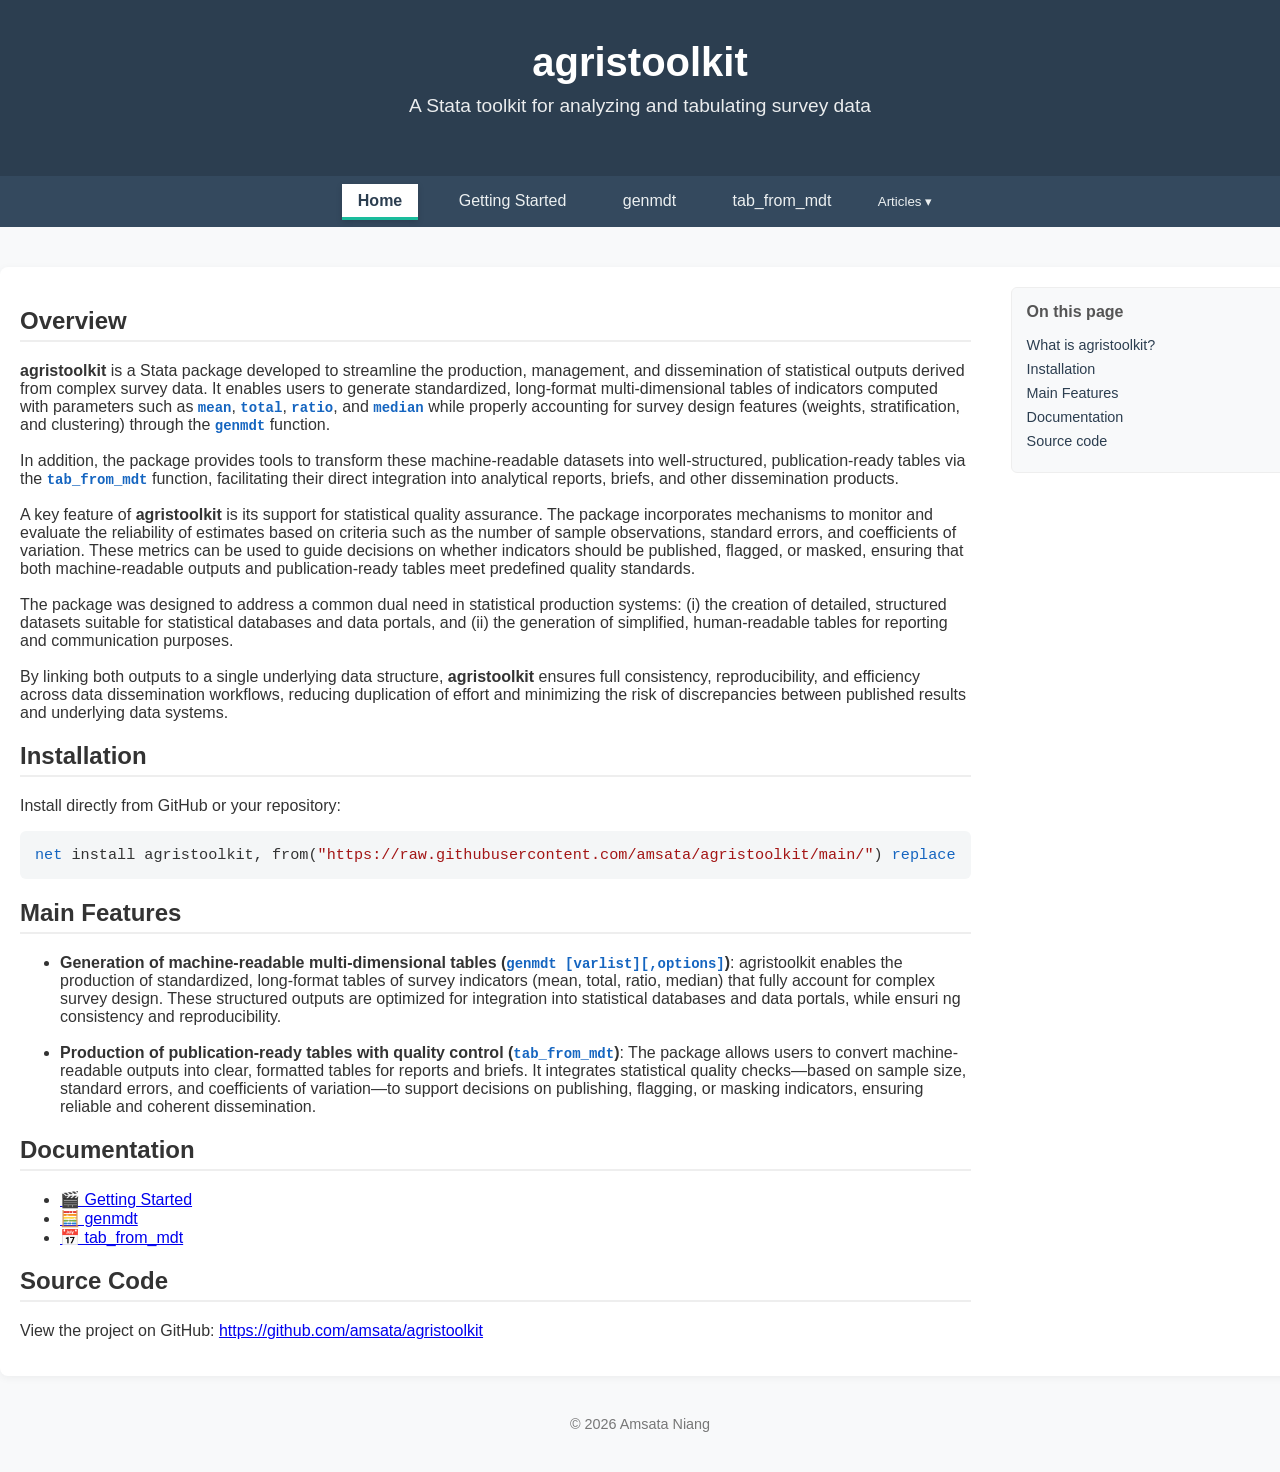
<file: docs/index.html>
<!DOCTYPE html>
<html lang="en">
<head>
  <meta charset="UTF-8">
  <title>agristoolkit - Article</title>
  <meta name="viewport" content="width=device-width, initial-scale=1">

  <style>
    body {
      font-family: -apple-system, BlinkMacSystemFont, "Segoe UI", Roboto, Arial;
      margin: 0;
      background-color: #f8f9fa;
      color: #333;
    }

    header {
      background-color: #2c3e50;
      color: white;
      padding: 40px 20px;
      text-align: center;
    }

    header h1 {
      margin: 0;
      font-size: 2.5em;
    }

    header p {
      margin-top: 10px;
      font-size: 1.2em;
      opacity: 0.9;
    }

    nav {
      background-color: #34495e;
      padding: 10px;
      text-align: center;
    }

    nav a {
      color: white;
      margin: 0 15px;
      text-decoration: none;
      font-weight: 500;
    }

    nav a:hover {
      text-decoration: underline;
    }

    .container {
      max-width: 1300px;
      margin: 40px auto;
      padding: 20px;
      background: white;
      border-radius: 8px;
      box-shadow: 0 2px 8px rgba(0,0,0,0.05);
    }

    /* Layout */
    .layout {
      display: flex;
      gap: 40px;
    }

    .main-content {
      flex: 3;
    }

    .sidebar {
      flex: 1;
      position: sticky;
      top: 20px;
      height: fit-content;
      background: #f8f9fa;
      padding: 15px;
      border-radius: 6px;
      border: 1px solid #eee;
    }

    .sidebar h3 {
      margin-top: 0;
      font-size: 1em;
      color: #555;
    }

    .sidebar a {
      display: block;
      text-decoration: none;
      color: #2c3e50;
      font-size: 0.9em;
      margin: 8px 0;
    }

    .sidebar a:hover {
      text-decoration: underline;
    }

    h2 {
      border-bottom: 2px solid #eee;
      padding-bottom: 5px;
    }

    pre {
      background: #f4f6f7;
      padding: 15px;
      border-radius: 6px;
      overflow-x: auto;
    }

    pre code {
      font-family: Consolas, Monaco, monospace;
      font-size: 0.95em;
    }

    footer {
      text-align: center;
      margin: 40px 0;
      color: #777;
      font-size: 0.9em;
    }

    html {
      scroll-behavior: smooth;
    }

    /* Mobile */
    @media (max-width: 900px) {
      .layout {
        flex-direction: column;
      }

      .sidebar {
        position: relative;
        top: 0;
      }
    }
	nav {
  background-color: #34495e;
  padding: 10px;
  text-align: center;
}

nav a.active {
  background-color: transparent;
  color: #ffffff;
  border-bottom: 3px solid #1abc9c;
  border-radius: 0;
}

nav a {
  color: #ecf0f1;
  margin: 0 10px;
  padding: 8px 16px;
  text-decoration: none;
  font-weight: 500;
  border-radius: 6px;
  transition: all 0.25s ease;
}

/* Hover effect */
nav a:hover {
  background-color: #3d566e;
}

/* ACTIVE TAB (this is the key part) */
nav a.active {
  background-color: #ffffff;
  color: #2c3e50;
  font-weight: 600;
  box-shadow: 0 2px 6px rgba(0,0,0,0.15);
}

/* Dropdown container */
.dropdown {
  display: inline-block;
  position: relative;
}

/* Button style (same as nav links) */
.dropbtn {
  background: none;
  border: none;
  color: #ecf0f1;
  padding: 8px 16px;
  font-weight: 500;
  cursor: pointer;
  border-radius: 6px;
  font-family: inherit;
}

/* Hover effect */
.dropbtn:hover {
  background-color: #3d566e;
}

/* Dropdown content (hidden by default) */
.dropdown-content {
  display: none;
  position: absolute;
  background-color: white;
  min-width: 220px;
  box-shadow: 0 4px 10px rgba(0,0,0,0.1);
  border-radius: 6px;
  overflow: hidden;
  z-index: 1000;
}

/* Links inside dropdown */
.dropdown-content a {
  display: block;
  padding: 10px 15px;
  color: #2c3e50;
  text-decoration: none;
  font-size: 0.95em;
}

/* Hover effect */
.dropdown-content a:hover {
  background-color: #ecf0f1;
}

/* Show dropdown on hover */
.dropdown:hover .dropdown-content {
  display: block;
}
  </style>
</head>

<body>

<header>
  <h1>agristoolkit</h1>
  <p>A Stata toolkit for analyzing and tabulating survey data</p>
</header>

<nav>
  <a href="index.html" class="active">Home</a>
  <a href="getting-started_.html">Getting Started</a>
  <a href="genmdt.html">genmdt</a>
  <a href="tab-from-mdt.html">tab_from_mdt</a>
   <!-- DROPDOWN -->
  <div class="dropdown">
    <button class="dropbtn">Articles ▾</button>
    <div class="dropdown-content">
	  <a href="add-name.html">Using <code>add_name</code></a>
	  <a href="hiergeovars.html">Using <code>hiergovars()</code></a>
      <a href="conditionals.html">Using <code>conditionals()</code></a>
	  <a href="setcluster.html">Using <code>setcluster()</code></a>
	  <a href="masking-rules.html">Using Data Flags </a>
	  
    </div>
  </div>
</nav>

<div class="container" style="width:1600px;">

  <div class="layout">
  
      <div class="main-content">

  <h2 id="agristoolkit">Overview</h2>
       <p>
   <strong>agristoolkit</strong> is a Stata package developed to streamline the production, management, and dissemination of statistical 
	outputs derived from complex survey data. It enables users to generate standardized, long-format multi-dimensional 
	   tables of indicators computed with parameters such as  <span style="color:#1565c0;font-size:14px;"><strong><code>mean</code></strong></span>,
	   <span style="color:#1565c0;font-size:14px;"><strong><code>total</code></strong></span>,
	   <span style="color:#1565c0;font-size:14px;"><strong><code>ratio</code></strong></span>, 
	   and <span style="color:#1565c0;font-size:14px;"><strong><code>median</code></strong></span> while properly accounting for survey design features 
	   (weights, stratification, and clustering) through the <span style="color:#1565c0;font-size:14px;"><strong><code>genmdt</code></strong></span> function. </br></br>

In addition, the package provides tools to transform these machine-readable datasets into well-structured, publication-ready 
tables via the <span style="color:#1565c0;font-size:14px;"><strong><code>tab_from_mdt</code></strong></span> function, facilitating their direct integration into analytical reports, briefs, 
and other dissemination products. </br></br>
A key feature of <strong>agristoolkit</strong> is its support for statistical quality assurance. The package incorporates mechanisms 
to monitor and evaluate the reliability of estimates based on criteria such as the number of sample observations, 
standard errors, and coefficients of variation. These metrics can be used to guide decisions on whether indicators 
should be published, flagged, or masked, ensuring that both machine-readable outputs and publication-ready 
tables meet predefined quality standards.</br></br>

The package was designed to address a common dual need in statistical production systems:
(i) the creation of detailed, structured datasets suitable for statistical databases and data portals, and
(ii) the generation of simplified, human-readable tables for reporting and communication purposes.</br></br>

By linking both outputs to a single underlying data structure, <strong>agristoolkit</strong> ensures full consistency, 
reproducibility, and efficiency across data dissemination workflows, reducing duplication of effort 
and minimizing the risk of discrepancies between published results and underlying data systems.
      </p>

  <h2 id="intallation">Installation</h2>
  <p>Install directly from GitHub or your repository:</p>
  <pre><code><span style="color:#1565c0;">net</span> install agristoolkit, from(<span style="color:#A31515;">"https://raw.githubusercontent.com/amsata/agristoolkit/main/"</span>) <span style="color:#1565c0;">replace</span></code></pre>

  <h2 id="features">Main Features</h2>
  <ul>
    <li> <strong>Generation of machine-readable multi-dimensional tables (<span style="color:#1565c0;font-size:14px;"><strong><code>genmdt [varlist][,options]</code></strong></span>)</strong>: agristoolkit enables the production of standardized, 
	long-format tables of survey indicators (mean, total, ratio, median) that fully account for complex survey design. 
	These structured outputs are optimized for integration into statistical databases and data portals, 
	while ensuri	ng consistency and reproducibility.</li> </br>
    <li><strong>Production of publication-ready tables with quality control (<span style="color:#1565c0;font-size:14px;"><strong><code>tab_from_mdt</code></strong></span>)</strong>: The package allows users to convert machine-readable 
	outputs into clear, formatted tables for reports and briefs. It integrates statistical quality checks—based on sample size, 
	standard errors, and coefficients of variation—to support decisions on publishing, flagging, or masking indicators,
	ensuring reliable and coherent dissemination.</li>
  </ul>

  <h2 id="documentation">Documentation</h2>
  <div class="articles">
  <ul>
    <li><a href="getting-started_.html">🎬 Getting Started</a></li>
     <li><a href="genmdt.html">🧮 genmdt</a></li>
     <li><a href="tab-from-mdt.html">📅 tab_from_mdt</a></li>
	</ul>
  </div>

  <h2 id="code">Source Code</h2>
  <p>
    View the project on GitHub:
    <a href="https://github.com/Amsata/agristoolkit">
      https://github.com/amsata/agristoolkit
    </a>
  </p>
    </div>

 <div class="sidebar">
      <h3>On this page</h3>
	  <a href="#agristoolkit">What is agristoolkit?</a>
      <a href="#intallation">Installation</a>
	  <a href="#features">Main Features</a>
	  <a href="#documentation">Documentation</a>
	  <a href="#code">Source code</a>

    </div>
</div>
</div>

<footer>
  <p>© 2026 Amsata Niang</p>
</footer>

</body>
</html>
</file>
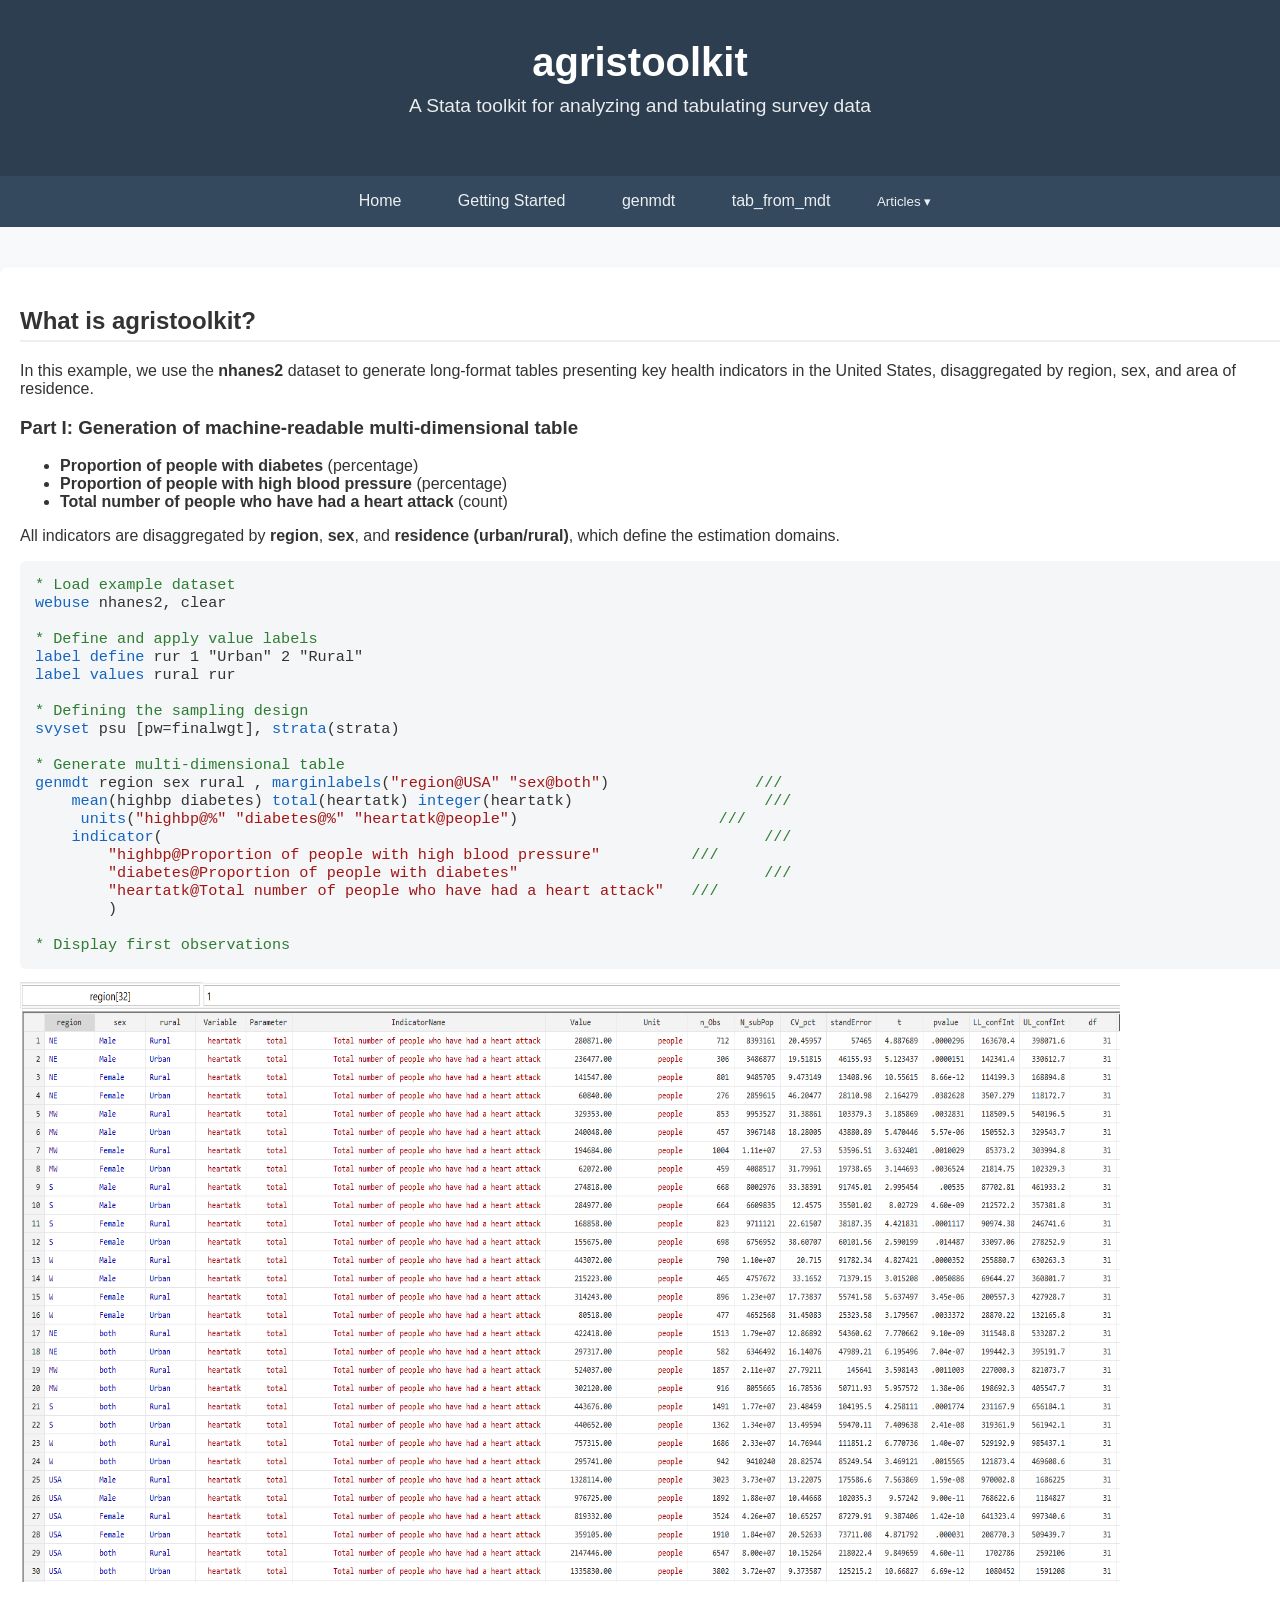
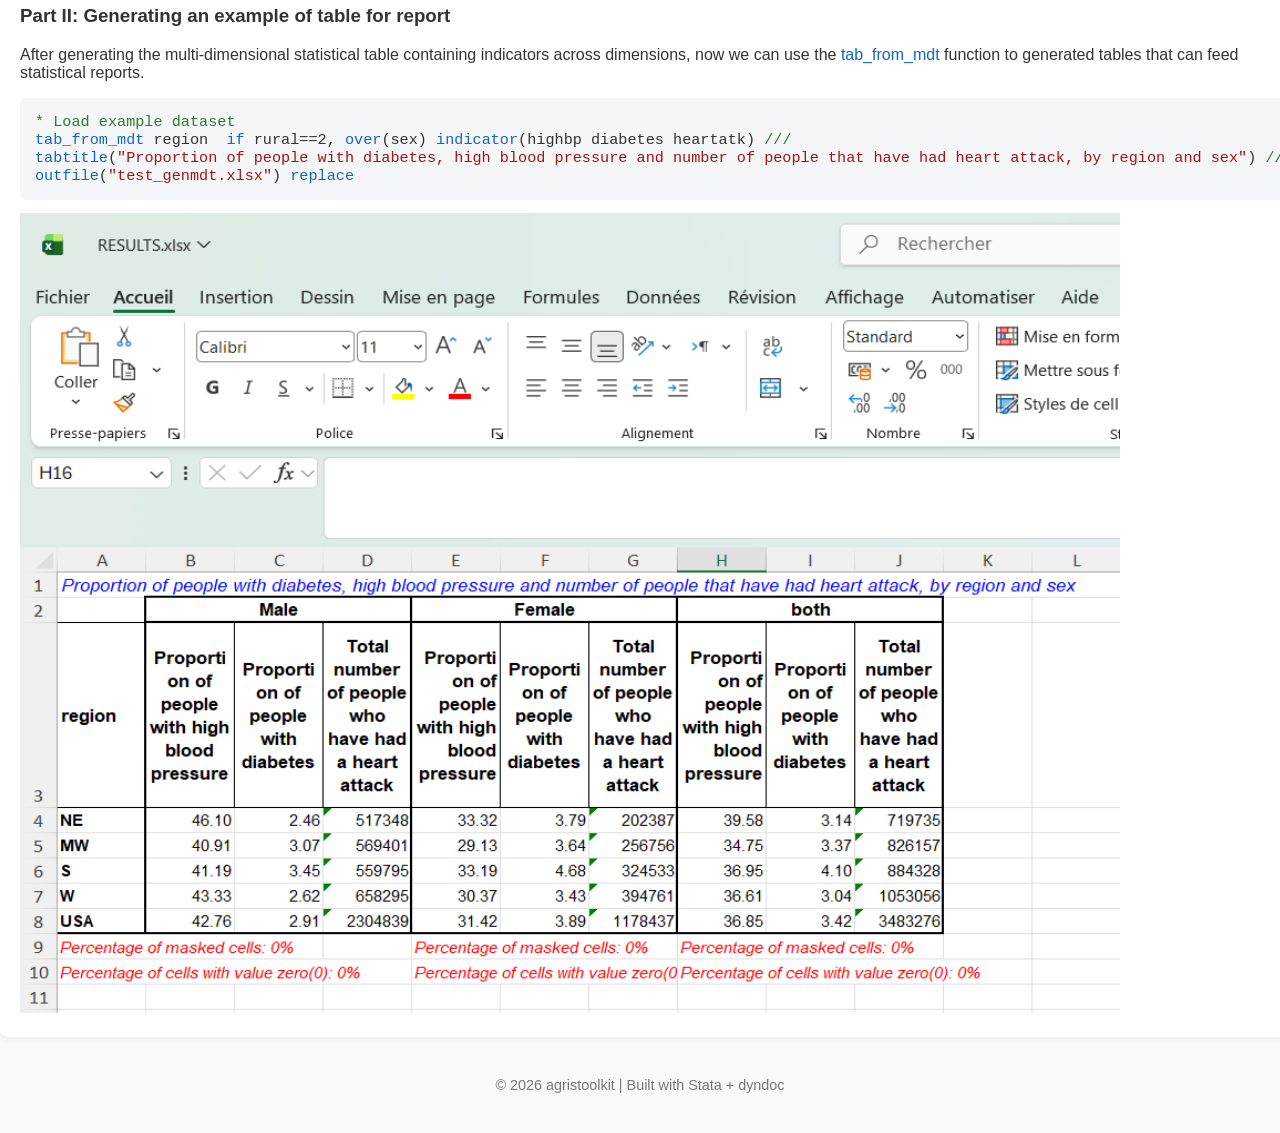
<file: docs/add-name.html>
<!DOCTYPE html>
<html lang="en">
<head>
  <meta charset="UTF-8">
  <title>agristoolkit - Article</title>
  <meta name="viewport" content="width=device-width, initial-scale=1">

  <style>
    body {
      font-family: -apple-system, BlinkMacSystemFont, "Segoe UI", Roboto, Arial;
      margin: 0;
      background-color: #f8f9fa;
      color: #333;
    }

    header {
      background-color: #2c3e50;
      color: white;
      padding: 40px 20px;
      text-align: center;
    }

    header h1 {
      margin: 0;
      font-size: 2.5em;
    }

    header p {
      margin-top: 10px;
      font-size: 1.2em;
      opacity: 0.9;
    }

    nav {
      background-color: #34495e;
      padding: 10px;
      text-align: center;
    }

    nav a {
      color: white;
      margin: 0 15px;
      text-decoration: none;
      font-weight: 500;
    }

    nav a:hover {
      text-decoration: underline;
    }

    .container {
      max-width: 1300px;
      margin: 40px auto;
      padding: 20px;
      background: white;
      border-radius: 8px;
      box-shadow: 0 2px 8px rgba(0,0,0,0.05);
    }

    /* Layout */
    .layout {
      display: flex;
      gap: 40px;
    }

    .main-content {
      flex: 3;
    }

    .sidebar {
      flex: 1;
      position: sticky;
      top: 20px;
      height: fit-content;
      background: #f8f9fa;
      padding: 15px;
      border-radius: 6px;
      border: 1px solid #eee;
    }

    .sidebar h3 {
      margin-top: 0;
      font-size: 1em;
      color: #555;
    }

    .sidebar a {
      display: block;
      text-decoration: none;
      color: #2c3e50;
      font-size: 0.9em;
      margin: 8px 0;
    }

    .sidebar a:hover {
      text-decoration: underline;
    }

    h2 {
      border-bottom: 2px solid #eee;
      padding-bottom: 5px;
    }

    pre {
      background: #f4f6f7;
      padding: 15px;
      border-radius: 6px;
      overflow-x: auto;
    }

    pre code {
      font-family: Consolas, Monaco, monospace;
      font-size: 0.95em;
    }

    footer {
      text-align: center;
      margin: 40px 0;
      color: #777;
      font-size: 0.9em;
    }

    html {
      scroll-behavior: smooth;
    }

    /* Mobile */
    @media (max-width: 900px) {
      .layout {
        flex-direction: column;
      }

      .sidebar {
        position: relative;
        top: 0;
      }
    }
	nav {
  background-color: #34495e;
  padding: 10px;
  text-align: center;
}

nav a.active {
  background-color: transparent;
  color: #ffffff;
  border-bottom: 3px solid #1abc9c;
  border-radius: 0;
}

nav a {
  color: #ecf0f1;
  margin: 0 10px;
  padding: 8px 16px;
  text-decoration: none;
  font-weight: 500;
  border-radius: 6px;
  transition: all 0.25s ease;
}

/* Hover effect */
nav a:hover {
  background-color: #3d566e;
}

/* ACTIVE TAB (this is the key part) */
nav a.active {
  background-color: #ffffff;
  color: #2c3e50;
  font-weight: 600;
  box-shadow: 0 2px 6px rgba(0,0,0,0.15);
}

/* Dropdown container */
.dropdown {
  display: inline-block;
  position: relative;
}

/* Button style (same as nav links) */
.dropbtn {
  background: none;
  border: none;
  color: #ecf0f1;
  padding: 8px 16px;
  font-weight: 500;
  cursor: pointer;
  border-radius: 6px;
  font-family: inherit;
}

/* Hover effect */
.dropbtn:hover {
  background-color: #3d566e;
}

/* Dropdown content (hidden by default) */
.dropdown-content {
  display: none;
  position: absolute;
  background-color: white;
  min-width: 220px;
  box-shadow: 0 4px 10px rgba(0,0,0,0.1);
  border-radius: 6px;
  overflow: hidden;
  z-index: 1000;
}

/* Links inside dropdown */
.dropdown-content a {
  display: block;
  padding: 10px 15px;
  color: #2c3e50;
  text-decoration: none;
  font-size: 0.95em;
}

/* Hover effect */
.dropdown-content a:hover {
  background-color: #ecf0f1;
}

/* Show dropdown on hover */
.dropdown:hover .dropdown-content {
  display: block;
}
  </style>
</head>

<body>

<header>
  <h1>agristoolkit</h1>
  <p>A Stata toolkit for analyzing and tabulating survey data</p>
</header>

<nav>
  <a href="index.html">Home</a>
  <a href="getting-started_.html">Getting Started</a>
  <a href="genmdt.html">genmdt</a>
  <a href="tab-from-mdt.html">tab_from_mdt</a>
   <!-- DROPDOWN -->
  <div class="dropdown">
    <button class="dropbtn">Articles ▾</button>
    <div class="dropdown-content">
	  <a href="add-name.html"  class="active">Using <code>add_name</code></a>
	  <a href="hiergeovars.html">Using <code>hiergovars()</code></a>
      <a href="conditionals.html">Using <code>conditionals()</code></a>
	  <a href="setcluster.html">Using <code>setcluster()</code></a>
	  <a href="masking-rules.html">Using Data Flags </a>
    </div>
  </div>
</nav>

<div class="container" style="width:1600px;">

  <div class="layout">

    <!-- MAIN CONTENT -->
    <div class="main-content">

      <h2 id="what">What is agristoolkit?</h2>
      <p>
        In this example, we use the <strong>nhanes2</strong> dataset to generate long-format tables 
        presenting key health indicators in the United States, disaggregated by region, sex, 
        and area of residence.
      </p>

      <h3 id="indicators">Part I: Generation of machine-readable multi-dimensional table</h2>
      <ul>
        <li><strong>Proportion of people with diabetes</strong> (percentage)</li>
        <li><strong>Proportion of people with high blood pressure</strong> (percentage)</li>
        <li><strong>Total number of people who have had a heart attack</strong> (count)</li>
      </ul>

      <p>
        All indicators are disaggregated by <strong>region</strong>, <strong>sex</strong>, 
        and <strong>residence (urban/rural)</strong>, which define the estimation domains.
      </p>

      <pre><code><span style="color:#2e7d32;">* Load example dataset</span>
<span style="color:#1565c0;">webuse</span> nhanes2, clear

<span style="color:#2e7d32;">* Define and apply value labels</span>
<span style="color:#1565c0;">label define</span> rur 1 "Urban" 2 "Rural"
<span style="color:#1565c0;">label values</span> rural rur

<span style="color:#2e7d32;">* Defining the sampling design</span>
<span style="color:#1565c0;">svyset</span> psu [pw=finalwgt], <span style="color:#1565c0;">strata</span>(strata)

<span style="color:#2e7d32;">* Generate multi-dimensional table</span>
<span style="color:#1565c0;">genmdt</span> region sex rural , <span style="color:#1565c0;">marginlabels</span>(<span style="color:#A31515;">"region@USA" "sex@both"</span>) 	       <span style="color:#2e7d32;">///</span>
    <span style="color:#1565c0;">mean</span>(highbp diabetes) <span style="color:#1565c0;">total</span>(heartatk) <span style="color:#1565c0;">integer</span>(heartatk)			<span style="color:#2e7d32;">///</span>
     <span style="color:#1565c0;">units</span>(<span style="color:#A31515;">"highbp@%" "diabetes@%" "heartatk@people"</span>)                      <span style="color:#2e7d32;">///</span>
    <span style="color:#1565c0;">indicator</span>(									<span style="color:#2e7d32;">///</span>
	<span style="color:#A31515;">"highbp@Proportion of people with high blood pressure"</span>         	<span style="color:#2e7d32;">///</span>
	<span style="color:#A31515;">"diabetes@Proportion of people with diabetes"</span>                   	<span style="color:#2e7d32;">///</span>
	<span style="color:#A31515;">"heartatk@Total number of people who have had a heart attack"</span> 	<span style="color:#2e7d32;">///</span>
	)

<span style="color:#2e7d32;">* Display first observations</span>
</code></pre>
<img src="output1.png" alt="Output of the genmdt" style="width:1100px; height:600px">

 <h3 id="tab_from_mdt">Part II: Generating an example of table for report</h2>
<p>
  After generating the multi-dimensional statistical table containing indicators across dimensions, 
  now we can use the <span style="color:#1565c0;">tab_from_mdt</span> function to generated tables that can feed statistical reports.
      </p>
	     <pre><code><span style="color:#2e7d32;">* Load example dataset</span>
<span style="color:#1565c0;">tab_from_mdt</span> region  <span style="color:#1565c0;">if</span> rural==2, <span style="color:#1565c0;">over</span>(sex) <span style="color:#1565c0;">indicator</span>(highbp diabetes heartatk) <span style="color:#2e7d32;">///</span>
<span style="color:#1565c0;">tabtitle</span>(<span style="color:#A31515;">"Proportion of people with diabetes, high blood pressure and number of people that have had heart attack, by region and sex"</span>) <span style="color:#2e7d32;">///</span>
<span style="color:#1565c0;">outfile</span>(<span style="color:#A31515;">"test_genmdt.xlsx"</span>) <span style="color:#1565c0;">replace</span>
</code></pre>  
<img src="output2.png" alt="Output of the tab_from_mdt" style="width:1100px; height:800px">

	
    </div>







    <!-- SIDEBAR -->
    <div class="sidebar">
      <h3>On this page</h3>
      <a href="#what">What is agristoolkit?</a>
      <a href="#indicators">Utilisation of genmdt</a>
	  <a href="#tab_from_mdt">Utilisation of tab_from_mdt</a>

    </div>

  </div>

</div>

<footer>
  <p>© 2026 agristoolkit | Built with Stata + dyndoc</p>
</footer>

</body>
</html>
</file>
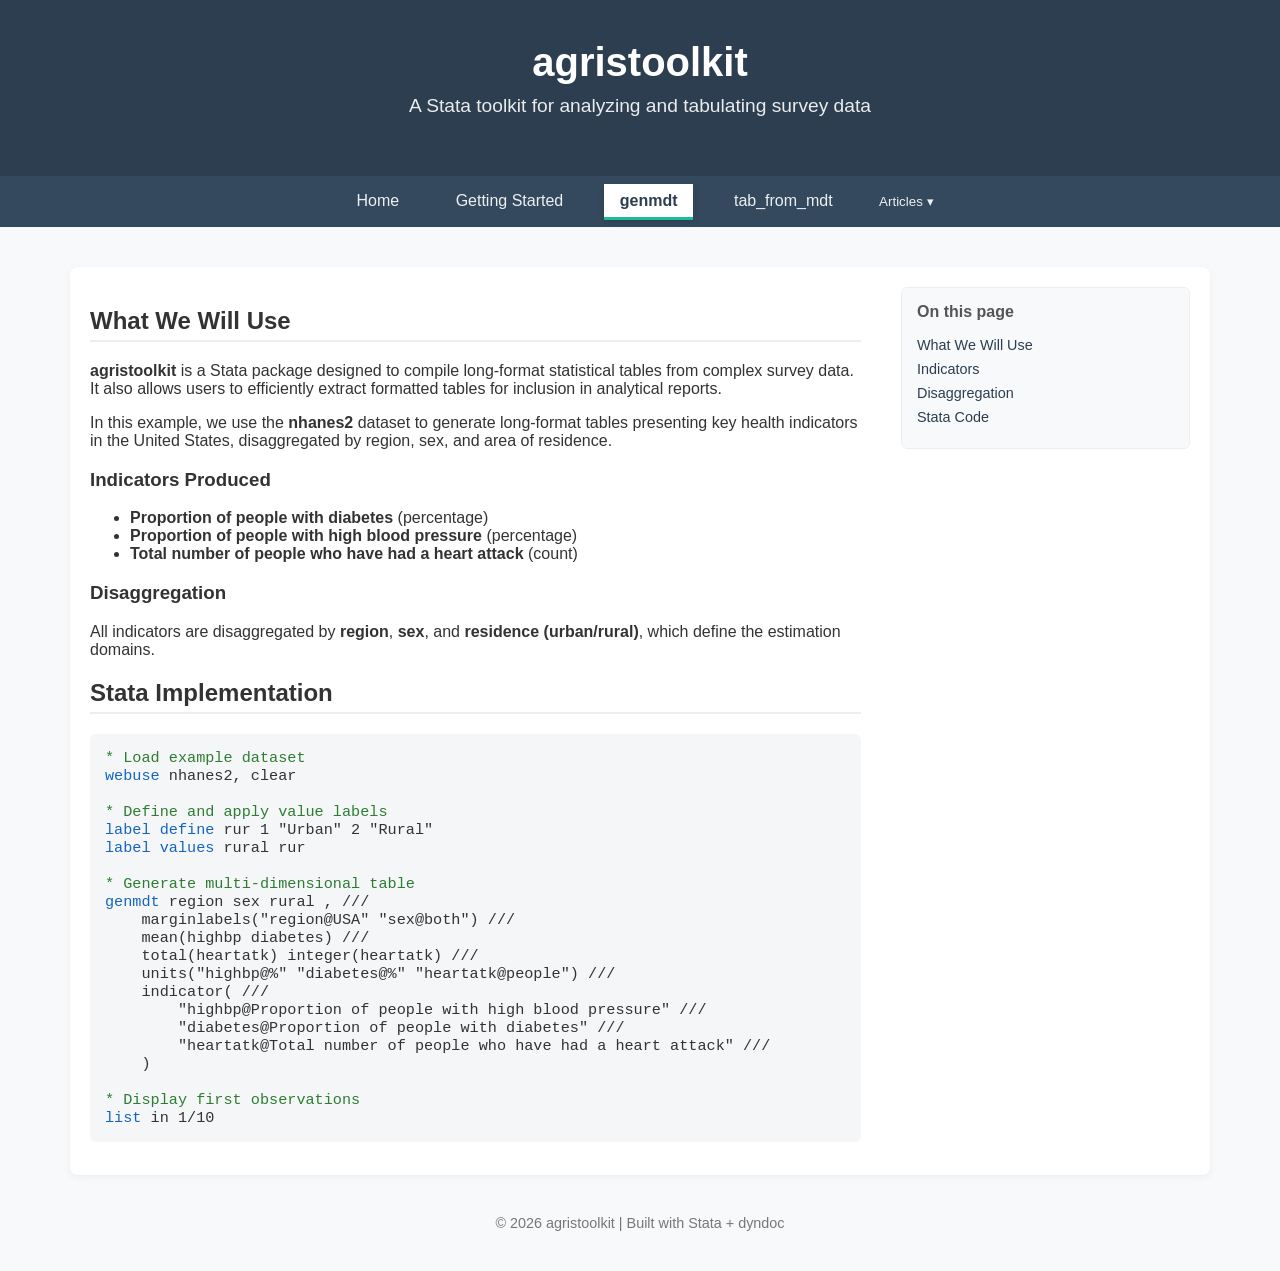
<file: docs/article2.html>
<!DOCTYPE html>
<html lang="en">
<head>
  <meta charset="UTF-8">
  <title>agristoolkit - Article</title>
  <meta name="viewport" content="width=device-width, initial-scale=1">

  <style>
    body {
      font-family: -apple-system, BlinkMacSystemFont, "Segoe UI", Roboto, Arial;
      margin: 0;
      background-color: #f8f9fa;
      color: #333;
    }

    header {
      background-color: #2c3e50;
      color: white;
      padding: 40px 20px;
      text-align: center;
    }

    header h1 {
      margin: 0;
      font-size: 2.5em;
    }

    header p {
      margin-top: 10px;
      font-size: 1.2em;
      opacity: 0.9;
    }

    nav {
      background-color: #34495e;
      padding: 10px;
      text-align: center;
    }

    nav a {
      color: white;
      margin: 0 15px;
      text-decoration: none;
      font-weight: 500;
    }

    nav a:hover {
      text-decoration: underline;
    }

    .container {
      max-width: 1100px;
      margin: 40px auto;
      padding: 20px;
      background: white;
      border-radius: 8px;
      box-shadow: 0 2px 8px rgba(0,0,0,0.05);
    }

    /* Layout */
    .layout {
      display: flex;
      gap: 40px;
    }

    .main-content {
      flex: 3;
    }

    .sidebar {
      flex: 1;
      position: sticky;
      top: 20px;
      height: fit-content;
      background: #f8f9fa;
      padding: 15px;
      border-radius: 6px;
      border: 1px solid #eee;
    }

    .sidebar h3 {
      margin-top: 0;
      font-size: 1em;
      color: #555;
    }

    .sidebar a {
      display: block;
      text-decoration: none;
      color: #2c3e50;
      font-size: 0.9em;
      margin: 8px 0;
    }

    .sidebar a:hover {
      text-decoration: underline;
    }

    h2 {
      border-bottom: 2px solid #eee;
      padding-bottom: 5px;
    }

    pre {
      background: #f4f6f7;
      padding: 15px;
      border-radius: 6px;
      overflow-x: auto;
    }

    pre code {
      font-family: Consolas, Monaco, monospace;
      font-size: 0.95em;
    }

    footer {
      text-align: center;
      margin: 40px 0;
      color: #777;
      font-size: 0.9em;
    }

    html {
      scroll-behavior: smooth;
    }

    /* Mobile */
    @media (max-width: 900px) {
      .layout {
        flex-direction: column;
      }

      .sidebar {
        position: relative;
        top: 0;
      }
    }
	nav {
  background-color: #34495e;
  padding: 10px;
  text-align: center;
}

nav a.active {
  background-color: transparent;
  color: #ffffff;
  border-bottom: 3px solid #1abc9c;
  border-radius: 0;
}

nav a {
  color: #ecf0f1;
  margin: 0 10px;
  padding: 8px 16px;
  text-decoration: none;
  font-weight: 500;
  border-radius: 6px;
  transition: all 0.25s ease;
}

/* Hover effect */
nav a:hover {
  background-color: #3d566e;
}

/* ACTIVE TAB (this is the key part) */
nav a.active {
  background-color: #ffffff;
  color: #2c3e50;
  font-weight: 600;
  box-shadow: 0 2px 6px rgba(0,0,0,0.15);
}

/* Dropdown container */
.dropdown {
  display: inline-block;
  position: relative;
}

/* Button style (same as nav links) */
.dropbtn {
  background: none;
  border: none;
  color: #ecf0f1;
  padding: 8px 16px;
  font-weight: 500;
  cursor: pointer;
  border-radius: 6px;
  font-family: inherit;
}

/* Hover effect */
.dropbtn:hover {
  background-color: #3d566e;
}

/* Dropdown content (hidden by default) */
.dropdown-content {
  display: none;
  position: absolute;
  background-color: white;
  min-width: 220px;
  box-shadow: 0 4px 10px rgba(0,0,0,0.1);
  border-radius: 6px;
  overflow: hidden;
  z-index: 1000;
}

/* Links inside dropdown */
.dropdown-content a {
  display: block;
  padding: 10px 15px;
  color: #2c3e50;
  text-decoration: none;
  font-size: 0.95em;
}

/* Hover effect */
.dropdown-content a:hover {
  background-color: #ecf0f1;
}

/* Show dropdown on hover */
.dropdown:hover .dropdown-content {
  display: block;
}
  </style>
</head>

<body>

<header>
  <h1>agristoolkit</h1>
  <p>A Stata toolkit for analyzing and tabulating survey data</p>
</header>

<nav>
  <a href="index.html">Home</a>
  <a href="getting-started.html">Getting Started</a>
  <a href="article2.html" class="active">genmdt</a>
  <a href="article3.html">tab_from_mdt</a>
   <!-- DROPDOWN -->
  <div class="dropdown">
    <button class="dropbtn">Articles ▾</button>
    <div class="dropdown-content">
	  <a href="advanced1.html">Workspace organization</a>
      <a href="advanced1.html">Hierarchical Areas</a>
      <a href="advanced2.html">Masking rules</a>
      <a href="advanced3.html">Advanced subsetting</a>
      <a href="advanced4.html">Using metadata</a>
    </div>
  </div>
</nav>

<div class="container">

  <div class="layout">

    <!-- MAIN CONTENT -->
    <div class="main-content">

      <h2 id="what">What We Will Use</h2>
      <p>
        <strong>agristoolkit</strong> is a Stata package designed to compile long-format statistical tables 
        from complex survey data. It also allows users to efficiently extract formatted tables 
        for inclusion in analytical reports.
      </p>

      <p>
        In this example, we use the <strong>nhanes2</strong> dataset to generate long-format tables 
        presenting key health indicators in the United States, disaggregated by region, sex, 
        and area of residence.
      </p>

      <h3 id="indicators">Indicators Produced</h2>
      <ul>
        <li><strong>Proportion of people with diabetes</strong> (percentage)</li>
        <li><strong>Proportion of people with high blood pressure</strong> (percentage)</li>
        <li><strong>Total number of people who have had a heart attack</strong> (count)</li>
      </ul>

      <h3 id="disaggregation">Disaggregation</h2>
      <p>
        All indicators are disaggregated by <strong>region</strong>, <strong>sex</strong>, 
        and <strong>residence (urban/rural)</strong>, which define the estimation domains.
      </p>

      <h2 id="stata">Stata Implementation</h2>

      <pre><code><span style="color:#2e7d32;">* Load example dataset</span>
<span style="color:#1565c0;">webuse</span> nhanes2, clear

<span style="color:#2e7d32;">* Define and apply value labels</span>
<span style="color:#1565c0;">label define</span> rur 1 "Urban" 2 "Rural"
<span style="color:#1565c0;">label values</span> rural rur

<span style="color:#2e7d32;">* Generate multi-dimensional table</span>
<span style="color:#1565c0;">genmdt</span> region sex rural , ///
    marginlabels("region@USA" "sex@both") ///
    mean(highbp diabetes) ///
    total(heartatk) integer(heartatk) ///
    units("highbp@%" "diabetes@%" "heartatk@people") ///
    indicator( ///
        "highbp@Proportion of people with high blood pressure" ///
        "diabetes@Proportion of people with diabetes" ///
        "heartatk@Total number of people who have had a heart attack" ///
    )

<span style="color:#2e7d32;">* Display first observations</span>
<span style="color:#1565c0;">list</span> in 1/10
</code></pre>

    </div>

    <!-- SIDEBAR -->
    <div class="sidebar">
      <h3>On this page</h3>
      <a href="#what">What We Will Use</a>
      <a href="#indicators">Indicators</a>
      <a href="#disaggregation">Disaggregation</a>
      <a href="#stata">Stata Code</a>
    </div>

  </div>

</div>

<footer>
  <p>© 2026 agristoolkit | Built with Stata + dyndoc</p>
</footer>

</body>
</html>
</file>
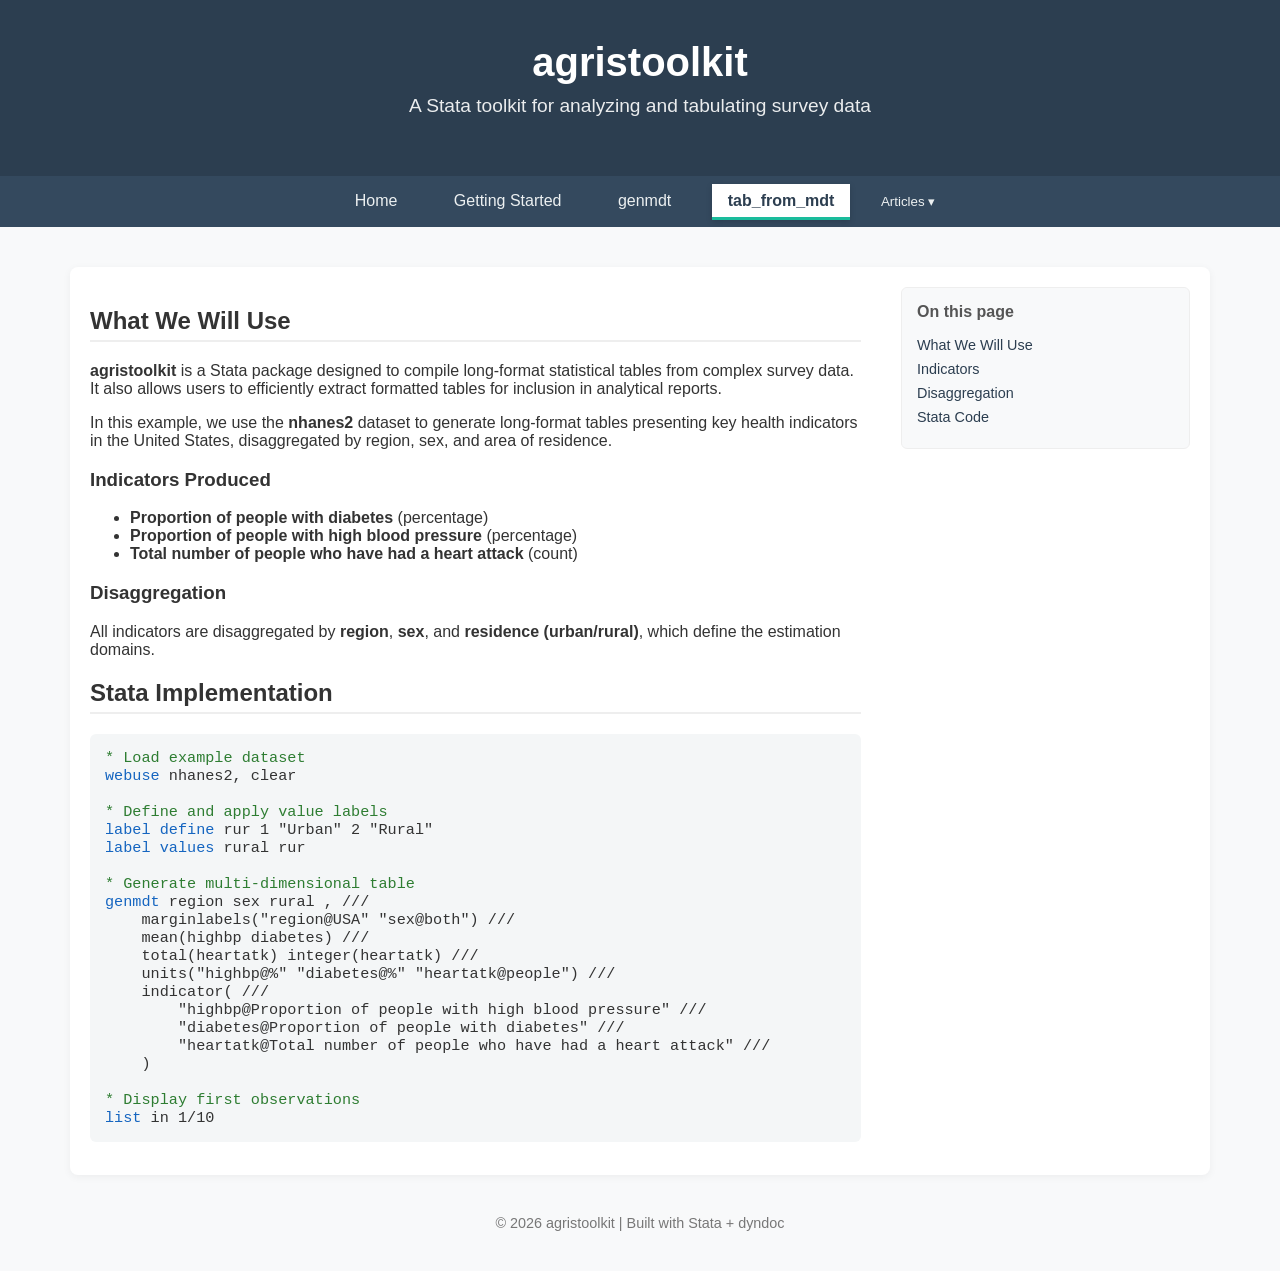
<file: docs/Article3.html>
<!DOCTYPE html>
<html lang="en">
<head>
  <meta charset="UTF-8">
  <title>agristoolkit - Article</title>
  <meta name="viewport" content="width=device-width, initial-scale=1">

  <style>
    body {
      font-family: -apple-system, BlinkMacSystemFont, "Segoe UI", Roboto, Arial;
      margin: 0;
      background-color: #f8f9fa;
      color: #333;
    }

    header {
      background-color: #2c3e50;
      color: white;
      padding: 40px 20px;
      text-align: center;
    }

    header h1 {
      margin: 0;
      font-size: 2.5em;
    }

    header p {
      margin-top: 10px;
      font-size: 1.2em;
      opacity: 0.9;
    }

    nav {
      background-color: #34495e;
      padding: 10px;
      text-align: center;
    }

    nav a {
      color: white;
      margin: 0 15px;
      text-decoration: none;
      font-weight: 500;
    }

    nav a:hover {
      text-decoration: underline;
    }

    .container {
      max-width: 1100px;
      margin: 40px auto;
      padding: 20px;
      background: white;
      border-radius: 8px;
      box-shadow: 0 2px 8px rgba(0,0,0,0.05);
    }

    /* Layout */
    .layout {
      display: flex;
      gap: 40px;
    }

    .main-content {
      flex: 3;
    }

    .sidebar {
      flex: 1;
      position: sticky;
      top: 20px;
      height: fit-content;
      background: #f8f9fa;
      padding: 15px;
      border-radius: 6px;
      border: 1px solid #eee;
    }

    .sidebar h3 {
      margin-top: 0;
      font-size: 1em;
      color: #555;
    }

    .sidebar a {
      display: block;
      text-decoration: none;
      color: #2c3e50;
      font-size: 0.9em;
      margin: 8px 0;
    }

    .sidebar a:hover {
      text-decoration: underline;
    }

    h2 {
      border-bottom: 2px solid #eee;
      padding-bottom: 5px;
    }

    pre {
      background: #f4f6f7;
      padding: 15px;
      border-radius: 6px;
      overflow-x: auto;
    }

    pre code {
      font-family: Consolas, Monaco, monospace;
      font-size: 0.95em;
    }

    footer {
      text-align: center;
      margin: 40px 0;
      color: #777;
      font-size: 0.9em;
    }

    html {
      scroll-behavior: smooth;
    }

    /* Mobile */
    @media (max-width: 900px) {
      .layout {
        flex-direction: column;
      }

      .sidebar {
        position: relative;
        top: 0;
      }
    }
	nav {
  background-color: #34495e;
  padding: 10px;
  text-align: center;
}

nav a.active {
  background-color: transparent;
  color: #ffffff;
  border-bottom: 3px solid #1abc9c;
  border-radius: 0;
}

nav a {
  color: #ecf0f1;
  margin: 0 10px;
  padding: 8px 16px;
  text-decoration: none;
  font-weight: 500;
  border-radius: 6px;
  transition: all 0.25s ease;
}

/* Hover effect */
nav a:hover {
  background-color: #3d566e;
}

/* ACTIVE TAB (this is the key part) */
nav a.active {
  background-color: #ffffff;
  color: #2c3e50;
  font-weight: 600;
  box-shadow: 0 2px 6px rgba(0,0,0,0.15);
}

/* Dropdown container */
.dropdown {
  display: inline-block;
  position: relative;
}

/* Button style (same as nav links) */
.dropbtn {
  background: none;
  border: none;
  color: #ecf0f1;
  padding: 8px 16px;
  font-weight: 500;
  cursor: pointer;
  border-radius: 6px;
  font-family: inherit;
}

/* Hover effect */
.dropbtn:hover {
  background-color: #3d566e;
}

/* Dropdown content (hidden by default) */
.dropdown-content {
  display: none;
  position: absolute;
  background-color: white;
  min-width: 220px;
  box-shadow: 0 4px 10px rgba(0,0,0,0.1);
  border-radius: 6px;
  overflow: hidden;
  z-index: 1000;
}

/* Links inside dropdown */
.dropdown-content a {
  display: block;
  padding: 10px 15px;
  color: #2c3e50;
  text-decoration: none;
  font-size: 0.95em;
}

/* Hover effect */
.dropdown-content a:hover {
  background-color: #ecf0f1;
}

/* Show dropdown on hover */
.dropdown:hover .dropdown-content {
  display: block;
}
  </style>
</head>

<body>

<header>
  <h1>agristoolkit</h1>
  <p>A Stata toolkit for analyzing and tabulating survey data</p>
</header>

<nav>
  <a href="index.html">Home</a>
  <a href="getting-started.html" >Getting Started</a>
  <a href="article2.html">genmdt</a>
  <a href="article3.html" class="active">tab_from_mdt</a>
  <!-- DROPDOWN -->
  <div class="dropdown">
    <button class="dropbtn">Articles ▾</button>
    <div class="dropdown-content">
      <a href="advanced1.html">Quality control</a>
      <a href="advanced2.html">Complex indicators</a>
      <a href="advanced3.html">Masking rules</a>
      <a href="advanced4.html">Automation workflows</a>
    </div>
  </div>
</nav>

<div class="container">

  <div class="layout">

    <!-- MAIN CONTENT -->
    <div class="main-content">

      <h2 id="what">What We Will Use</h2>
      <p>
        <strong>agristoolkit</strong> is a Stata package designed to compile long-format statistical tables 
        from complex survey data. It also allows users to efficiently extract formatted tables 
        for inclusion in analytical reports.
      </p>

      <p>
        In this example, we use the <strong>nhanes2</strong> dataset to generate long-format tables 
        presenting key health indicators in the United States, disaggregated by region, sex, 
        and area of residence.
      </p>

      <h3 id="indicators">Indicators Produced</h2>
      <ul>
        <li><strong>Proportion of people with diabetes</strong> (percentage)</li>
        <li><strong>Proportion of people with high blood pressure</strong> (percentage)</li>
        <li><strong>Total number of people who have had a heart attack</strong> (count)</li>
      </ul>

      <h3 id="disaggregation">Disaggregation</h2>
      <p>
        All indicators are disaggregated by <strong>region</strong>, <strong>sex</strong>, 
        and <strong>residence (urban/rural)</strong>, which define the estimation domains.
      </p>

      <h2 id="stata">Stata Implementation</h2>

      <pre><code><span style="color:#2e7d32;">* Load example dataset</span>
<span style="color:#1565c0;">webuse</span> nhanes2, clear

<span style="color:#2e7d32;">* Define and apply value labels</span>
<span style="color:#1565c0;">label define</span> rur 1 "Urban" 2 "Rural"
<span style="color:#1565c0;">label values</span> rural rur

<span style="color:#2e7d32;">* Generate multi-dimensional table</span>
<span style="color:#1565c0;">genmdt</span> region sex rural , ///
    marginlabels("region@USA" "sex@both") ///
    mean(highbp diabetes) ///
    total(heartatk) integer(heartatk) ///
    units("highbp@%" "diabetes@%" "heartatk@people") ///
    indicator( ///
        "highbp@Proportion of people with high blood pressure" ///
        "diabetes@Proportion of people with diabetes" ///
        "heartatk@Total number of people who have had a heart attack" ///
    )

<span style="color:#2e7d32;">* Display first observations</span>
<span style="color:#1565c0;">list</span> in 1/10
</code></pre>

    </div>

    <!-- SIDEBAR -->
    <div class="sidebar">
      <h3>On this page</h3>
      <a href="#what">What We Will Use</a>
      <a href="#indicators">Indicators</a>
      <a href="#disaggregation">Disaggregation</a>
      <a href="#stata">Stata Code</a>
    </div>

  </div>

</div>

<footer>
  <p>© 2026 agristoolkit | Built with Stata + dyndoc</p>
</footer>

</body>
</html>
</file>
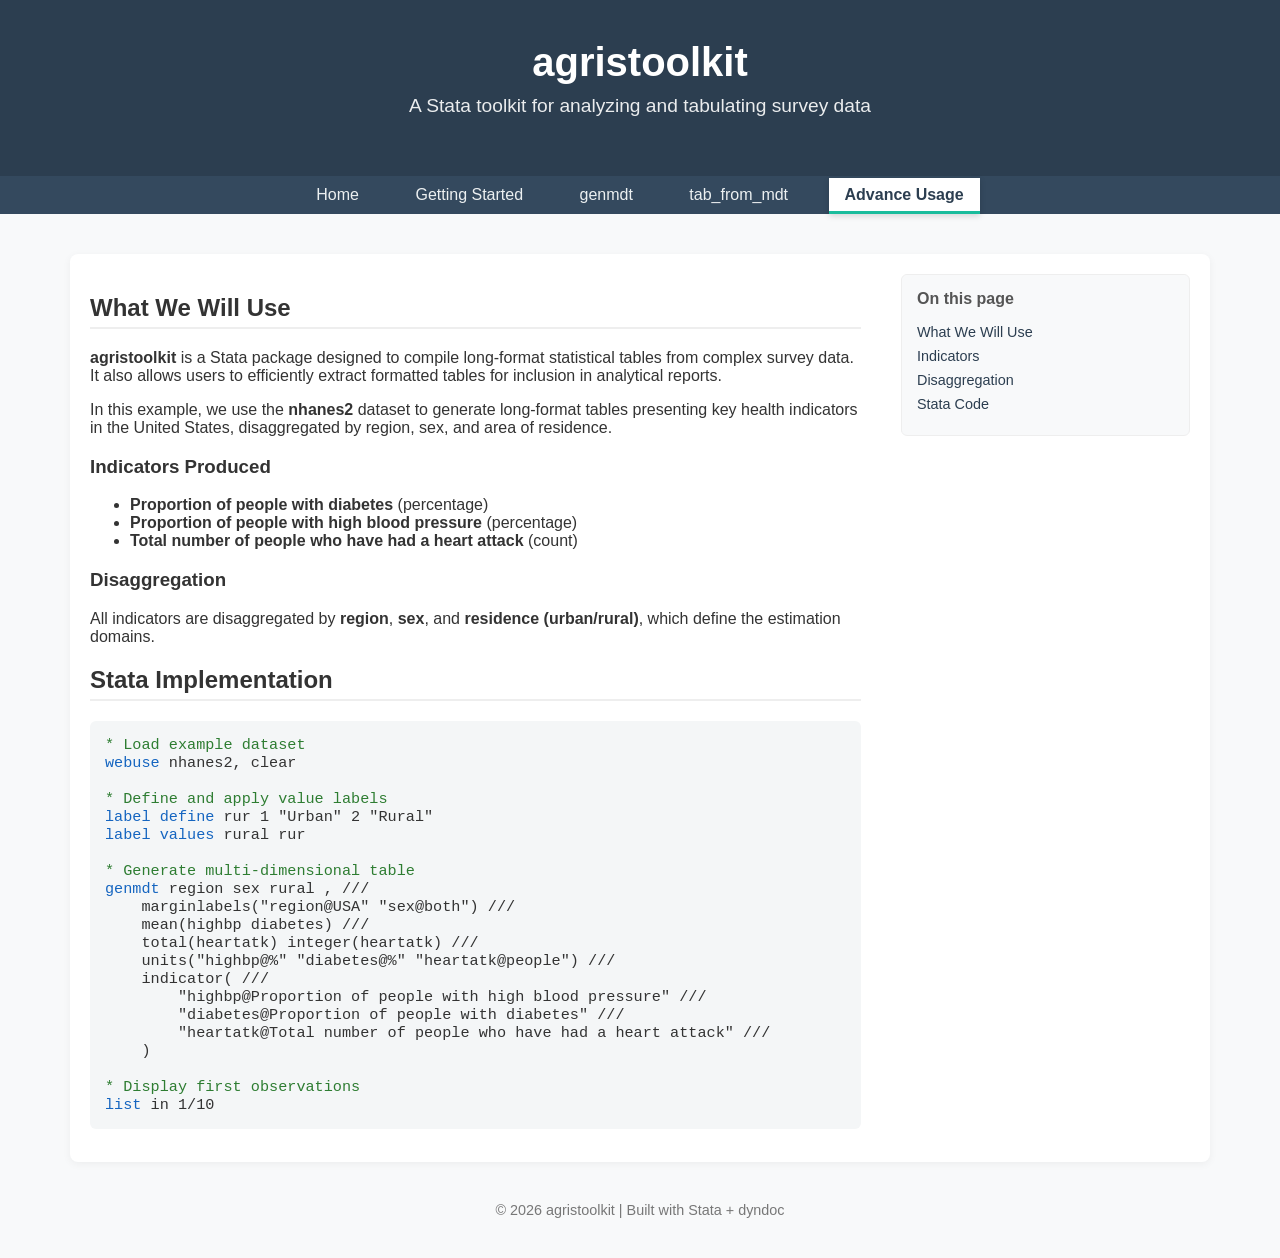
<file: docs/Article4.html>
<!DOCTYPE html>
<html lang="en">
<head>
  <meta charset="UTF-8">
  <title>agristoolkit - Article</title>
  <meta name="viewport" content="width=device-width, initial-scale=1">

  <style>
    body {
      font-family: -apple-system, BlinkMacSystemFont, "Segoe UI", Roboto, Arial;
      margin: 0;
      background-color: #f8f9fa;
      color: #333;
    }

    header {
      background-color: #2c3e50;
      color: white;
      padding: 40px 20px;
      text-align: center;
    }

    header h1 {
      margin: 0;
      font-size: 2.5em;
    }

    header p {
      margin-top: 10px;
      font-size: 1.2em;
      opacity: 0.9;
    }

    nav {
      background-color: #34495e;
      padding: 10px;
      text-align: center;
    }

    nav a {
      color: white;
      margin: 0 15px;
      text-decoration: none;
      font-weight: 500;
    }

    nav a:hover {
      text-decoration: underline;
    }

    .container {
      max-width: 1100px;
      margin: 40px auto;
      padding: 20px;
      background: white;
      border-radius: 8px;
      box-shadow: 0 2px 8px rgba(0,0,0,0.05);
    }

    /* Layout */
    .layout {
      display: flex;
      gap: 40px;
    }

    .main-content {
      flex: 3;
    }

    .sidebar {
      flex: 1;
      position: sticky;
      top: 20px;
      height: fit-content;
      background: #f8f9fa;
      padding: 15px;
      border-radius: 6px;
      border: 1px solid #eee;
    }

    .sidebar h3 {
      margin-top: 0;
      font-size: 1em;
      color: #555;
    }

    .sidebar a {
      display: block;
      text-decoration: none;
      color: #2c3e50;
      font-size: 0.9em;
      margin: 8px 0;
    }

    .sidebar a:hover {
      text-decoration: underline;
    }

    h2 {
      border-bottom: 2px solid #eee;
      padding-bottom: 5px;
    }

    pre {
      background: #f4f6f7;
      padding: 15px;
      border-radius: 6px;
      overflow-x: auto;
    }

    pre code {
      font-family: Consolas, Monaco, monospace;
      font-size: 0.95em;
    }

    footer {
      text-align: center;
      margin: 40px 0;
      color: #777;
      font-size: 0.9em;
    }

    html {
      scroll-behavior: smooth;
    }

    /* Mobile */
    @media (max-width: 900px) {
      .layout {
        flex-direction: column;
      }

      .sidebar {
        position: relative;
        top: 0;
      }
    }
	nav {
  background-color: #34495e;
  padding: 10px;
  text-align: center;
}

nav a.active {
  background-color: transparent;
  color: #ffffff;
  border-bottom: 3px solid #1abc9c;
  border-radius: 0;
}

nav a {
  color: #ecf0f1;
  margin: 0 10px;
  padding: 8px 16px;
  text-decoration: none;
  font-weight: 500;
  border-radius: 6px;
  transition: all 0.25s ease;
}

/* Hover effect */
nav a:hover {
  background-color: #3d566e;
}

/* ACTIVE TAB (this is the key part) */
nav a.active {
  background-color: #ffffff;
  color: #2c3e50;
  font-weight: 600;
  box-shadow: 0 2px 6px rgba(0,0,0,0.15);
}
  </style>
</head>

<body>

<header>
  <h1>agristoolkit</h1>
  <p>A Stata toolkit for analyzing and tabulating survey data</p>
</header>

<nav>
  <a href="index.html">Home</a>
  <a href="getting-started.html">Getting Started</a>
  <a href="article2.html">genmdt</a>
  <a href="article3.html">tab_from_mdt</a>
  <a href="article4.html" class="active">Advance Usage</a>
</nav>

<div class="container">

  <div class="layout">

    <!-- MAIN CONTENT -->
    <div class="main-content">

      <h2 id="what">What We Will Use</h2>
      <p>
        <strong>agristoolkit</strong> is a Stata package designed to compile long-format statistical tables 
        from complex survey data. It also allows users to efficiently extract formatted tables 
        for inclusion in analytical reports.
      </p>

      <p>
        In this example, we use the <strong>nhanes2</strong> dataset to generate long-format tables 
        presenting key health indicators in the United States, disaggregated by region, sex, 
        and area of residence.
      </p>

      <h3 id="indicators">Indicators Produced</h2>
      <ul>
        <li><strong>Proportion of people with diabetes</strong> (percentage)</li>
        <li><strong>Proportion of people with high blood pressure</strong> (percentage)</li>
        <li><strong>Total number of people who have had a heart attack</strong> (count)</li>
      </ul>

      <h3 id="disaggregation">Disaggregation</h2>
      <p>
        All indicators are disaggregated by <strong>region</strong>, <strong>sex</strong>, 
        and <strong>residence (urban/rural)</strong>, which define the estimation domains.
      </p>

      <h2 id="stata">Stata Implementation</h2>

      <pre><code><span style="color:#2e7d32;">* Load example dataset</span>
<span style="color:#1565c0;">webuse</span> nhanes2, clear

<span style="color:#2e7d32;">* Define and apply value labels</span>
<span style="color:#1565c0;">label define</span> rur 1 "Urban" 2 "Rural"
<span style="color:#1565c0;">label values</span> rural rur

<span style="color:#2e7d32;">* Generate multi-dimensional table</span>
<span style="color:#1565c0;">genmdt</span> region sex rural , ///
    marginlabels("region@USA" "sex@both") ///
    mean(highbp diabetes) ///
    total(heartatk) integer(heartatk) ///
    units("highbp@%" "diabetes@%" "heartatk@people") ///
    indicator( ///
        "highbp@Proportion of people with high blood pressure" ///
        "diabetes@Proportion of people with diabetes" ///
        "heartatk@Total number of people who have had a heart attack" ///
    )

<span style="color:#2e7d32;">* Display first observations</span>
<span style="color:#1565c0;">list</span> in 1/10
</code></pre>

    </div>

    <!-- SIDEBAR -->
    <div class="sidebar">
      <h3>On this page</h3>
      <a href="#what">What We Will Use</a>
      <a href="#indicators">Indicators</a>
      <a href="#disaggregation">Disaggregation</a>
      <a href="#stata">Stata Code</a>
    </div>

  </div>

</div>

<footer>
  <p>© 2026 agristoolkit | Built with Stata + dyndoc</p>
</footer>

</body>
</html>
</file>
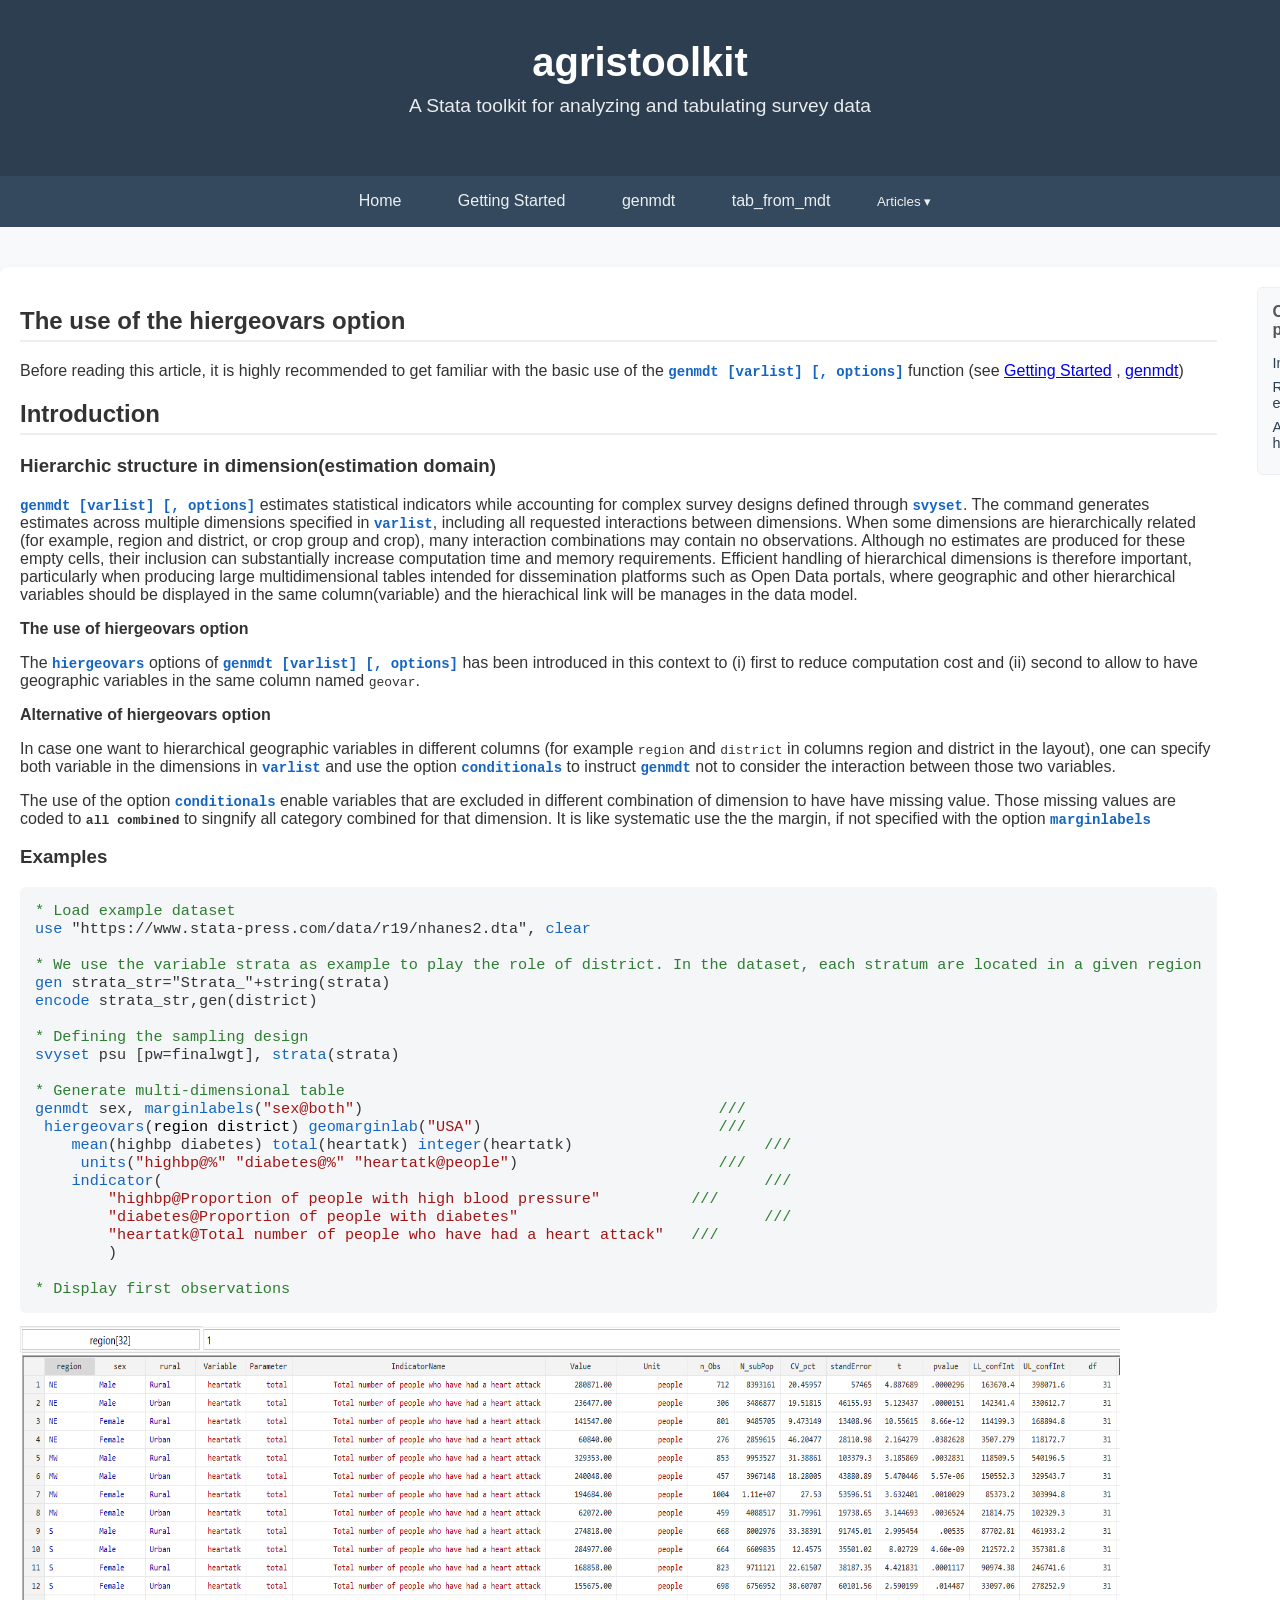
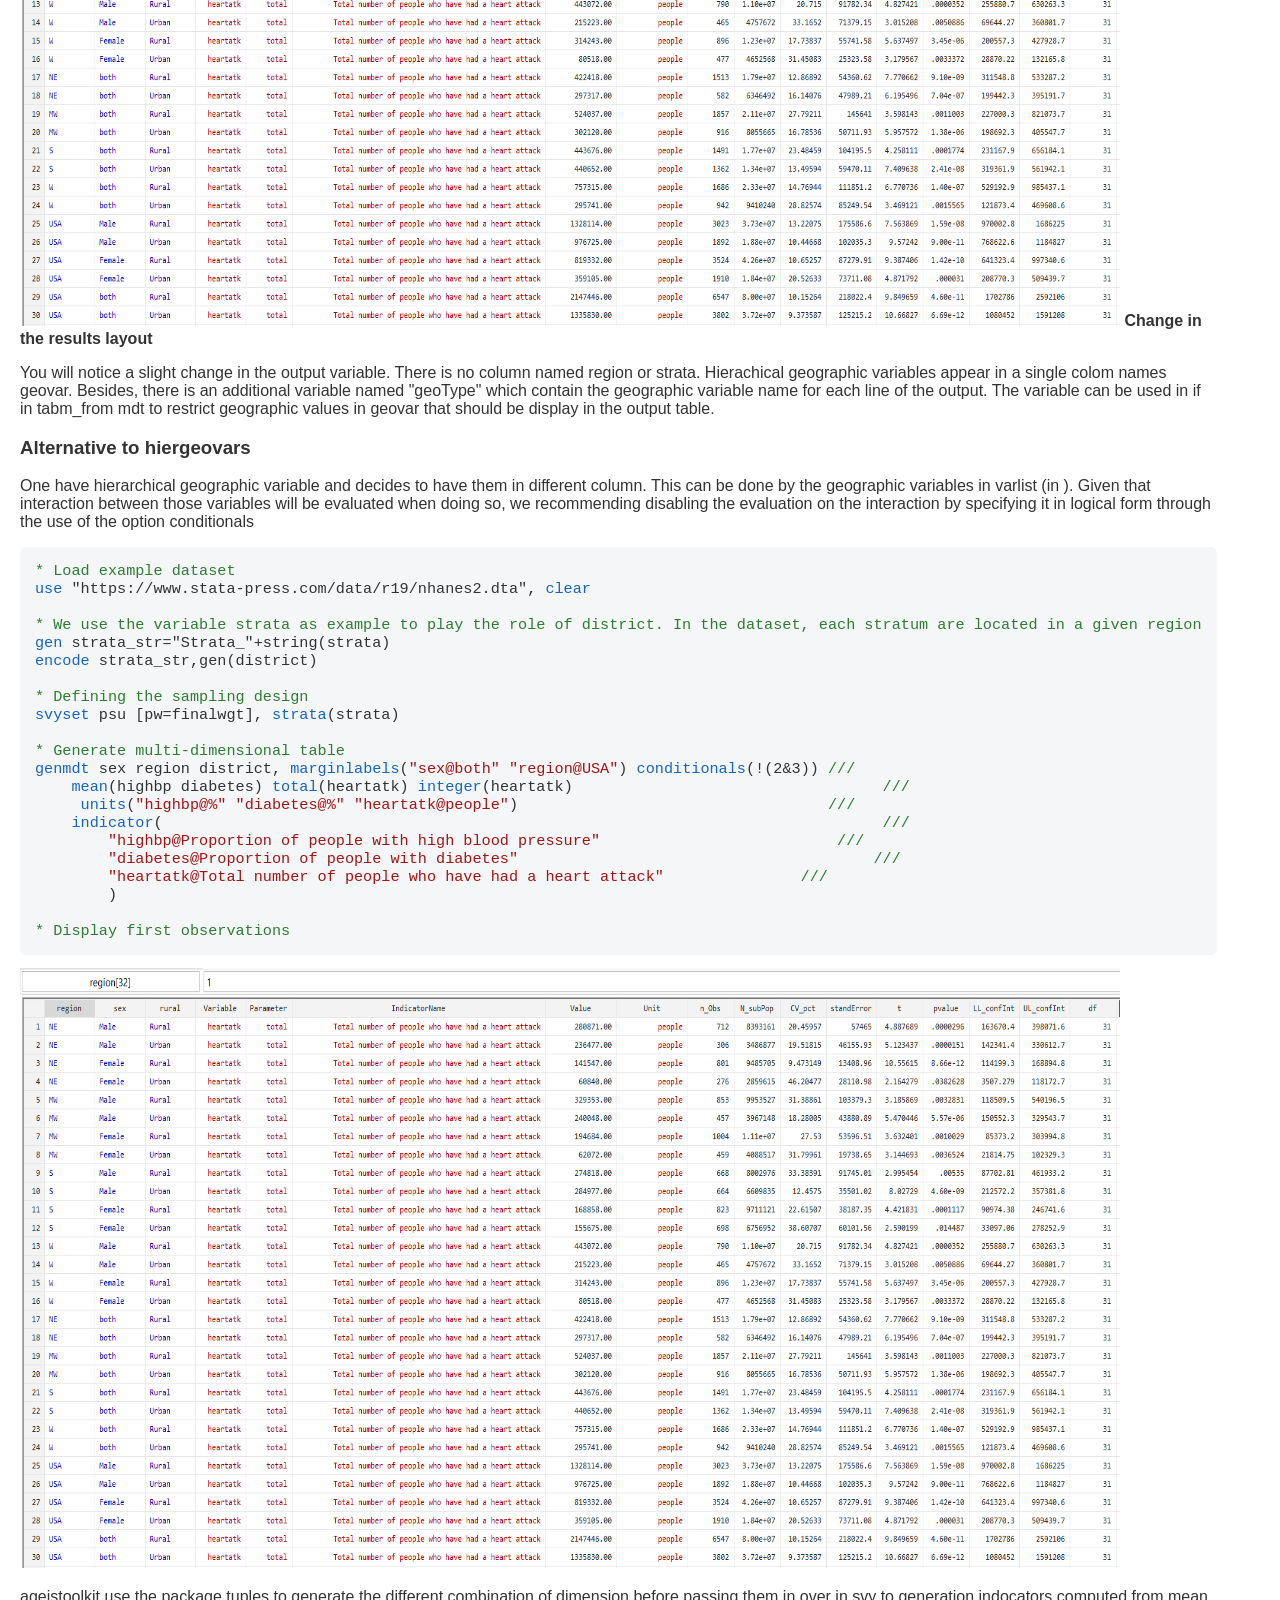
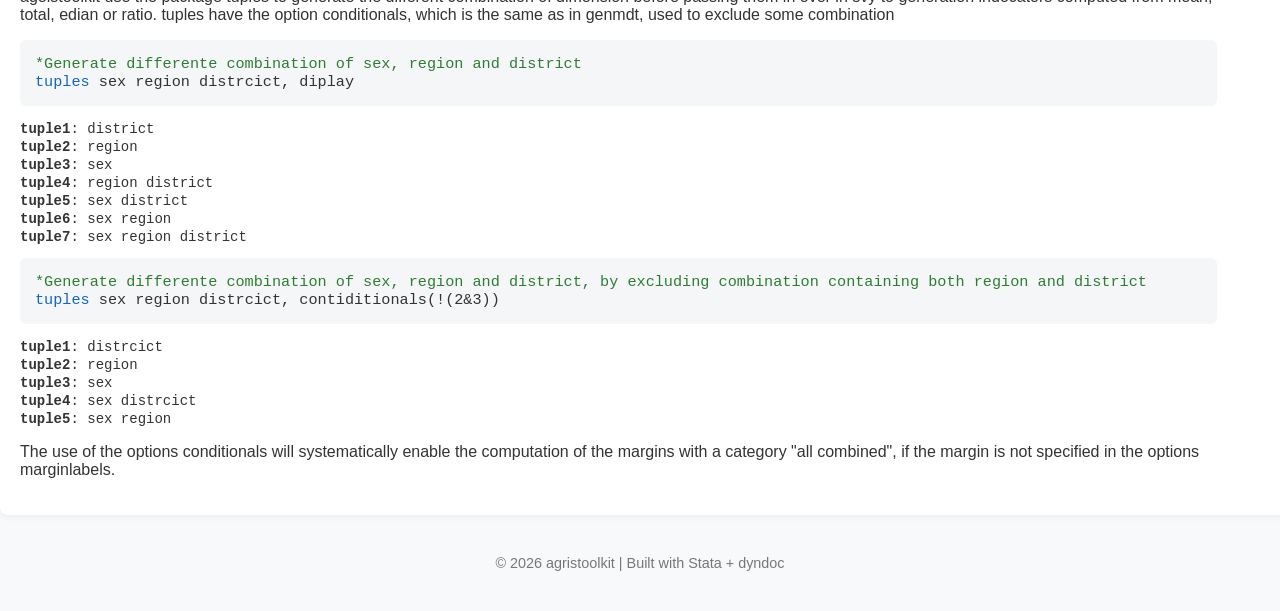
<file: docs/conditionals.html>
<!DOCTYPE html>
<html lang="en">
<head>
  <meta charset="UTF-8">
  <title>agristoolkit - Article</title>
  <meta name="viewport" content="width=device-width, initial-scale=1">

  <style>
    body {
      font-family: -apple-system, BlinkMacSystemFont, "Segoe UI", Roboto, Arial;
      margin: 0;
      background-color: #f8f9fa;
      color: #333;
    }

    header {
      background-color: #2c3e50;
      color: white;
      padding: 40px 20px;
      text-align: center;
    }

    header h1 {
      margin: 0;
      font-size: 2.5em;
    }

    header p {
      margin-top: 10px;
      font-size: 1.2em;
      opacity: 0.9;
    }

    nav {
      background-color: #34495e;
      padding: 10px;
      text-align: center;
    }

    nav a {
      color: white;
      margin: 0 15px;
      text-decoration: none;
      font-weight: 500;
    }

    nav a:hover {
      text-decoration: underline;
    }

    .container {
      max-width: 1300px;
      margin: 40px auto;
      padding: 20px;
      background: white;
      border-radius: 8px;
      box-shadow: 0 2px 8px rgba(0,0,0,0.05);
    }

    /* Layout */
    .layout {
      display: flex;
      gap: 40px;
    }

    .main-content {
      flex: 3;
    }

    .sidebar {
      flex: 1;
      position: sticky;
      top: 20px;
      height: fit-content;
      background: #f8f9fa;
      padding: 15px;
      border-radius: 6px;
      border: 1px solid #eee;
    }

    .sidebar h3 {
      margin-top: 0;
      font-size: 1em;
      color: #555;
    }

    .sidebar a {
      display: block;
      text-decoration: none;
      color: #2c3e50;
      font-size: 0.9em;
      margin: 8px 0;
    }

    .sidebar a:hover {
      text-decoration: underline;
    }

    h2 {
      border-bottom: 2px solid #eee;
      padding-bottom: 5px;
    }

    pre {
      background: #f4f6f7;
      padding: 15px;
      border-radius: 6px;
      overflow-x: auto;
    }

    pre code {
      font-family: Consolas, Monaco, monospace;
      font-size: 0.95em;
    }

    footer {
      text-align: center;
      margin: 40px 0;
      color: #777;
      font-size: 0.9em;
    }

    html {
      scroll-behavior: smooth;
    }

    /* Mobile */
    @media (max-width: 900px) {
      .layout {
        flex-direction: column;
      }

      .sidebar {
        position: relative;
        top: 0;
      }
    }
	nav {
  background-color: #34495e;
  padding: 10px;
  text-align: center;
}

nav a.active {
  background-color: transparent;
  color: #ffffff;
  border-bottom: 3px solid #1abc9c;
  border-radius: 0;
}

nav a {
  color: #ecf0f1;
  margin: 0 10px;
  padding: 8px 16px;
  text-decoration: none;
  font-weight: 500;
  border-radius: 6px;
  transition: all 0.25s ease;
}

/* Hover effect */
nav a:hover {
  background-color: #3d566e;
}

/* ACTIVE TAB (this is the key part) */
nav a.active {
  background-color: #ffffff;
  color: #2c3e50;
  font-weight: 600;
  box-shadow: 0 2px 6px rgba(0,0,0,0.15);
}

/* Dropdown container */
.dropdown {
  display: inline-block;
  position: relative;
}

/* Button style (same as nav links) */
.dropbtn {
  background: none;
  border: none;
  color: #ecf0f1;
  padding: 8px 16px;
  font-weight: 500;
  cursor: pointer;
  border-radius: 6px;
  font-family: inherit;
}

/* Hover effect */
.dropbtn:hover {
  background-color: #3d566e;
}

/* Dropdown content (hidden by default) */
.dropdown-content {
  display: none;
  position: absolute;
  background-color: white;
  min-width: 220px;
  box-shadow: 0 4px 10px rgba(0,0,0,0.1);
  border-radius: 6px;
  overflow: hidden;
  z-index: 1000;
}

/* Links inside dropdown */
.dropdown-content a {
  display: block;
  padding: 10px 15px;
  color: #2c3e50;
  text-decoration: none;
  font-size: 0.95em;
}

/* Hover effect */
.dropdown-content a:hover {
  background-color: #ecf0f1;
}

/* Show dropdown on hover */
.dropdown:hover .dropdown-content {
  display: block;
}
  </style>
</head>

<body>

<header>
  <h1>agristoolkit</h1>
  <p>A Stata toolkit for analyzing and tabulating survey data</p>
</header>

<nav>
  <a href="index.html">Home</a>
  <a href="getting-started_.html">Getting Started</a>
  <a href="genmdt.html">genmdt</a>
  <a href="tab-from-mdt.html">tab_from_mdt</a>
   <!-- DROPDOWN -->
  <div class="dropdown">
    <button class="dropbtn">Articles ▾</button>
    <div class="dropdown-content">
	  <a href="hiergeovars.html" class="active">Using <code>hiergovars()</code></a>
      <a href="conditionals.html">Using <code>conditionals()</code></a>
	  <a href="setcluster.html">Using <code>setcluster()</code></a>
	  <a href="masking-rules.html">Using Data Flags </a>
    </div>
  </div>
</nav>


<div class="container" style="width:1600px;">

  <div class="layout">

    <!-- MAIN CONTENT -->
    <div class="main-content">

      <h2 id="what">The use of the hiergeovars option</h2>
 

      <p>
        Before reading this article, it is highly recommended to get familiar with the basic use of the 
		<span style="color:#1565c0;font-size:14px;"><strong><code>genmdt [varlist] [, options]</code></strong></span> function (see <a href="getting-started.html">Getting Started</a> ,  <a href="genmdt.html">genmdt</a>)
      </p>
	        <h2 id="example">Introduction</h2>


      <h3 id="indicators">Hierarchic structure in dimension(estimation domain)</h2>
      <p>
       <span style="color:#1565c0;font-size:14px;"><strong><code>genmdt [varlist] [, options]</code></strong></span> estimates statistical indicators while accounting for 
	   complex survey designs defined through <span style="color:#1565c0;font-size:14px;"><strong><code>svyset</code></strong></span>. The command generates estimates across 
	   multiple dimensions specified in <span style="color:#1565c0;font-size:14px;"><strong><code>varlist</code></strong></span>, including all requested interactions between 
	   dimensions. When some dimensions are hierarchically related (for example, region and district, or crop group and crop), many interaction combinations may 
	   contain no observations. Although no estimates are produced for these empty cells, their inclusion can substantially increase computation time and memory 
	   requirements. Efficient handling of hierarchical dimensions is therefore important, particularly when producing large multidimensional tables intended for 
	   dissemination platforms such as Open Data portals, where geographic and other hierarchical variables should be displayed in the same column(variable) and 
	   the hierachical link will be manages in the data model.
</p>

	<strong>The use of hiergeovars option</strong>
<p>
		The <span style="color:#1565c0;font-size:14px;"><strong><code>hiergeovars</code></strong></span> options of 
		<span style="color:#1565c0;font-size:14px;"><strong><code>genmdt [varlist] [, options]</code></strong></span> has been introduced in this context to (i) 
		first to reduce computation cost and (ii) second to allow to have geographic variables in the same column named <code>geovar</code>.
	 </p>
	 
	<strong>Alternative of hiergeovars option</strong>
	 <p>In case one want to hierarchical geographic variables in different columns (for example <code>region</code> and <code>district</code> in columns region and 
	 district in the layout), one can specify both variable in the dimensions in  <span style="color:#1565c0;font-size:14px;"><strong><code>varlist</code></strong></span> 
	 and use the option <span style="color:#1565c0;font-size:14px;"><strong><code>conditionals</code></strong></span> to instruct 
	 <span style="color:#1565c0;font-size:14px;"><strong><code>genmdt</code></strong></span> not to consider the interaction between those two variables.</p>
	 
	 <p>
	 The use of the option <span style="color:#1565c0;font-size:14px;"><strong><code>conditionals</code></strong></span> enable variables that are excluded 
	 in different combination of dimension to have have missing value. Those missing values are coded to <strong><code>all combined</code></strong> 
	 to singnify all category combined for that dimension. It is like systematic use the the margin, if not specified with the option 
	 <span style="color:#1565c0;font-size:14px;"><strong><code>marginlabels</code></strong></span></p>

	  		      <h3 id="indicators">Examples</h2>

				  
      <pre><code><span style="color:#2e7d32;">* Load example dataset</span>
<span style="color:#1565c0;">use</span> "https://www.stata-press.com/data/r19/nhanes2.dta", <span style="color:#1565c0;">clear</span> 

<span style="color:#2e7d32;">* We use the variable strata as example to play the role of district. In the dataset, each stratum are located in a given region</span>
<span style="color:#1565c0;">gen</span> strata_str="Strata_"+string(strata)
<span style="color:#1565c0;">encode</span> strata_str,gen(district)

<span style="color:#2e7d32;">* Defining the sampling design</span>
<span style="color:#1565c0;">svyset</span> psu [pw=finalwgt], <span style="color:#1565c0;">strata</span>(strata)

<span style="color:#2e7d32;">* Generate multi-dimensional table</span>
<span style="color:#1565c0;">genmdt </span>sex, <span style="color:#1565c0;">marginlabels</span>(<span style="color:#A31515;">"sex@both"</span>)                                       <span style="color:#2e7d32;">///</span>
<span style="color:#1565c0;"> hiergeovars</span>(<span style="color:black;">region district</span>)<span style="color:#1565c0;"> geomarginlab</span>(<span style="color:#A31515;">"USA"</span>)                          <span style="color:#2e7d32;">///</span>
    <span style="color:#1565c0;">mean</span>(highbp diabetes) <span style="color:#1565c0;">total</span>(heartatk) <span style="color:#1565c0;">integer</span>(heartatk)			<span style="color:#2e7d32;">///</span>
     <span style="color:#1565c0;">units</span>(<span style="color:#A31515;">"highbp@%" "diabetes@%" "heartatk@people"</span>)                      <span style="color:#2e7d32;">///</span>
    <span style="color:#1565c0;">indicator</span>(									<span style="color:#2e7d32;">///</span>
	<span style="color:#A31515;">"highbp@Proportion of people with high blood pressure"</span>         	<span style="color:#2e7d32;">///</span>
	<span style="color:#A31515;">"diabetes@Proportion of people with diabetes"</span>                   	<span style="color:#2e7d32;">///</span>
	<span style="color:#A31515;">"heartatk@Total number of people who have had a heart attack"</span> 	<span style="color:#2e7d32;">///</span>
	)

<span style="color:#2e7d32;">* Display first observations</span>
</code></pre>
<img src="output1.png" alt="Output of the genmdt" style="width:1100px; height:600px">

 <strong>Change in the results layout</strong>
<p>You will notice a slight change in the output variable. There is no column named region or strata. Hierachical geographic variables appear 
  in a single colom names geovar. Besides, there is an additional variable named "geoType" which contain the geographic variable name for each line of the output.
  The variable can be used in if in tabm_from mdt to restrict geographic values in geovar that should be display in the output table.</p>

 <h3 id="tab_from_mdt">Alternative to hiergeovars</h2>


<p>One have hierarchical geographic variable and decides to have them in different column. This can be done by the geographic variables in varlist (in ). 
Given that interaction between those variables will be evaluated when doing so, we recommending disabling the evaluation on the interaction by specifying
 it in logical form through the use of the option conditionals</p>


    <pre><code><span style="color:#2e7d32;">* Load example dataset</span>
<span style="color:#1565c0;">use</span> "https://www.stata-press.com/data/r19/nhanes2.dta", <span style="color:#1565c0;">clear</span> 

<span style="color:#2e7d32;">* We use the variable strata as example to play the role of district. In the dataset, each stratum are located in a given region</span>
<span style="color:#1565c0;">gen</span> strata_str="Strata_"+string(strata)
<span style="color:#1565c0;">encode</span> strata_str,gen(district)

<span style="color:#2e7d32;">* Defining the sampling design</span>
<span style="color:#1565c0;">svyset</span> psu [pw=finalwgt], <span style="color:#1565c0;">strata</span>(strata)

<span style="color:#2e7d32;">* Generate multi-dimensional table</span>
<span style="color:#1565c0;">genmdt </span>sex region district, <span style="color:#1565c0;">marginlabels</span>(<span style="color:#A31515;">"sex@both" "region@USA"</span>) <span style="color:#1565c0;">conditionals</span>(!(2&3)) <span style="color:#2e7d32;">///</span>
    <span style="color:#1565c0;">mean</span>(highbp diabetes) <span style="color:#1565c0;">total</span>(heartatk) <span style="color:#1565c0;">integer</span>(heartatk)				     <span style="color:#2e7d32;">///</span>
     <span style="color:#1565c0;">units</span>(<span style="color:#A31515;">"highbp@%" "diabetes@%" "heartatk@people"</span>)                                  <span style="color:#2e7d32;">///</span>
    <span style="color:#1565c0;">indicator</span>(										     <span style="color:#2e7d32;">///</span>
	<span style="color:#A31515;">"highbp@Proportion of people with high blood pressure"</span>                          <span style="color:#2e7d32;">///</span>
	<span style="color:#A31515;">"diabetes@Proportion of people with diabetes"</span>                   	            <span style="color:#2e7d32;">///</span>
	<span style="color:#A31515;">"heartatk@Total number of people who have had a heart attack"</span> 	            <span style="color:#2e7d32;">///</span>
	)

<span style="color:#2e7d32;">* Display first observations</span>
</code></pre>
<img src="output1.png" alt="Output of the genmdt" style="width:1100px; height:600px">

<p>ageistoolkit use the package tuples to generate the different combination of dimension before passing them in over in svy to generation indocators computed from mean, total, edian or ratio.
tuples have the option conditionals, which is the same as in genmdt, used to exclude some combination</p>

    <pre><code><span style="color:#2e7d32;">*Generate differente combination of sex, region and district</span>
<span style="color:#1565c0;">tuples</span> sex region distrcict, diplay
</code></pre>

<code style="font-size:14px;">
<strong>tuple1</strong>: district
<br><strong>tuple2</strong>: region
<br><strong>tuple3</strong>: sex
<br><strong>tuple4</strong>: region district
<br><strong>tuple5</strong>: sex district
<br><strong>tuple6</strong>: sex region
<br><strong>tuple7</strong>: sex region district
</code>


<pre><code><span style="color:#2e7d32;">*Generate differente combination of sex, region and district, by excluding combination containing both region and district	</span>
<span style="color:#1565c0;">tuples</span> sex region distrcict, contiditionals(!(2&3))
</code></pre>
 <code style="font-size:14px;">
 <strong>tuple1</strong>: distrcict <br>
 <strong>tuple2</strong>: region <br>
 <strong>tuple3</strong>: sex <br>
 <strong>tuple4</strong>: sex distrcict <br>
 <strong>tuple5</strong>: sex region<br>
 </code>
 
<p>The use of the options conditionals will systematically enable the computation of the margins with a category "all combined", 
if the margin is not specified in the options marginlabels.</p>

    </div>


    <!-- SIDEBAR -->
    <div class="sidebar">
      <h3>On this page</h3>
      <a href="#what">Introduction</a>
	  <a href="#example">Reproducible example</a>
	  <a href="#tab_from_mdt">Alternative to hiergeovars</a>
    </div>

  </div>

</div>

<footer>
  <p>© 2026 agristoolkit | Built with Stata + dyndoc</p>
</footer>

</body>
</html>
</file>
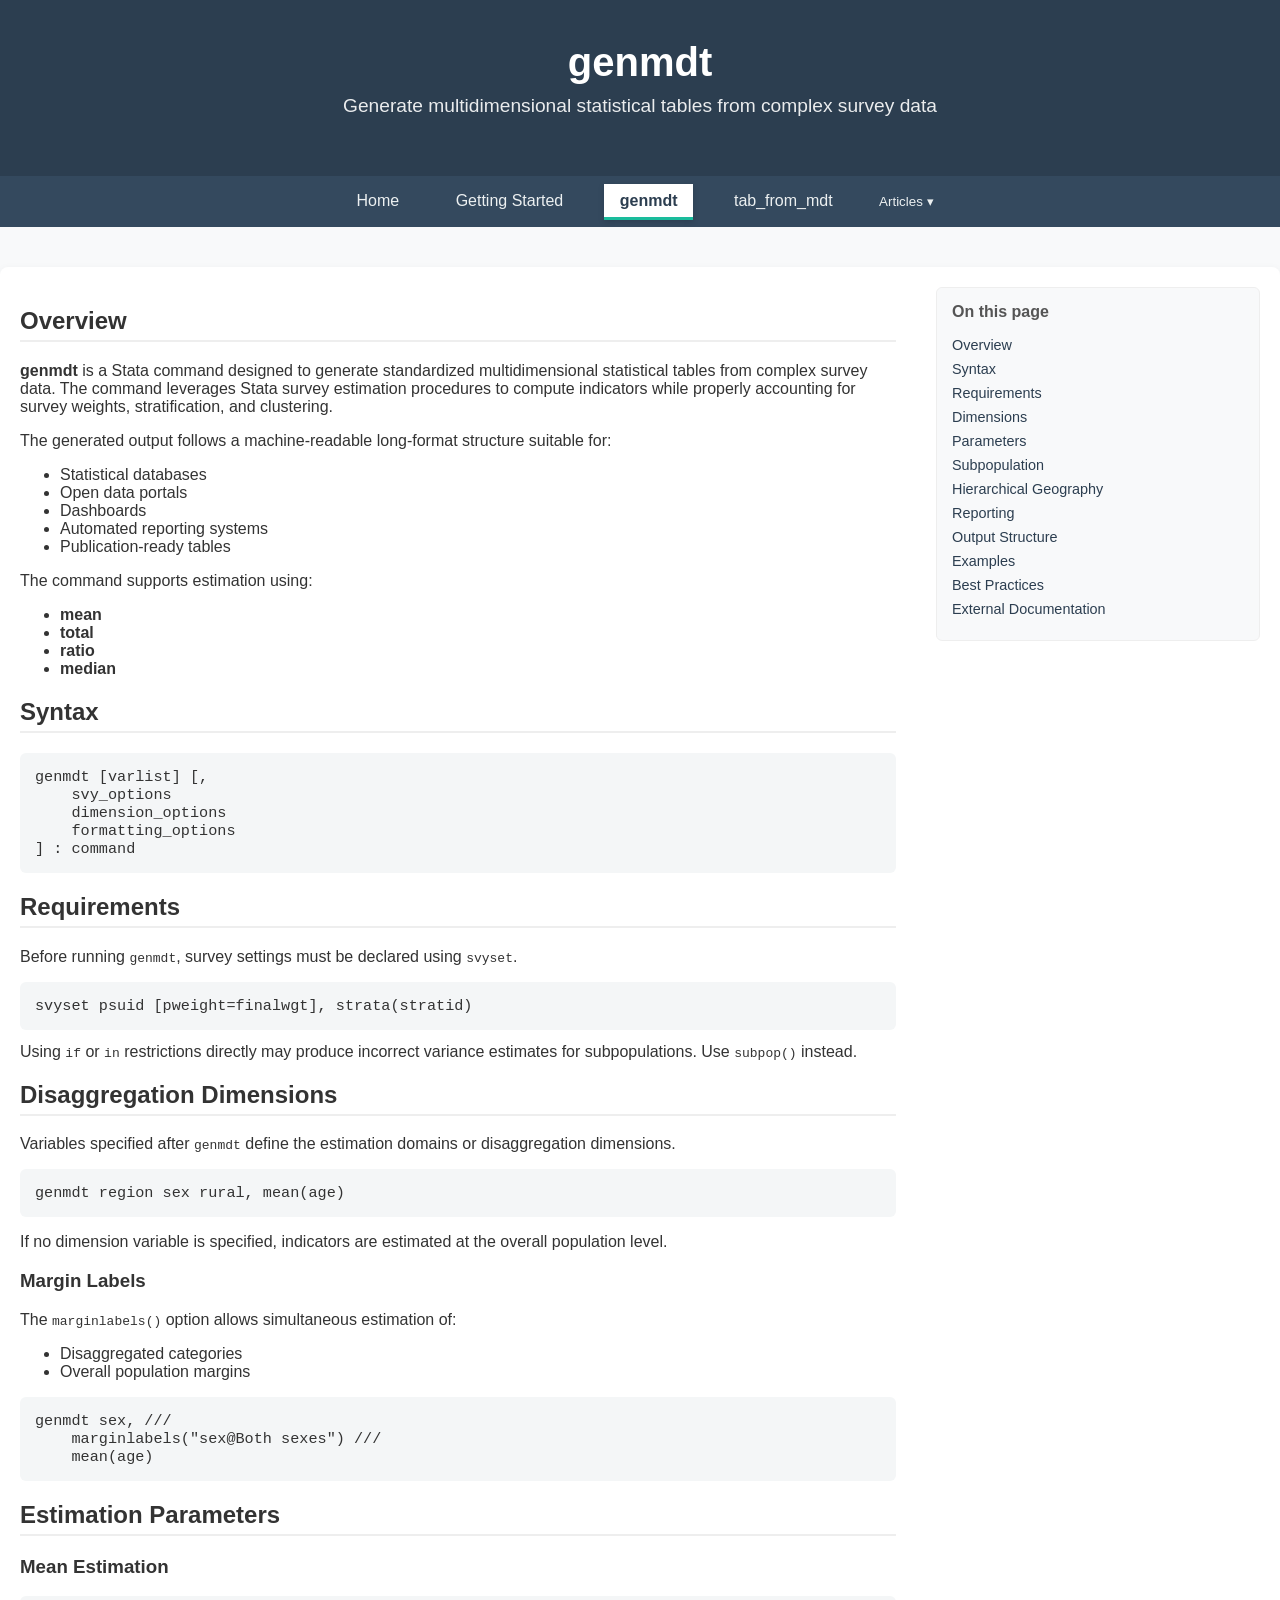
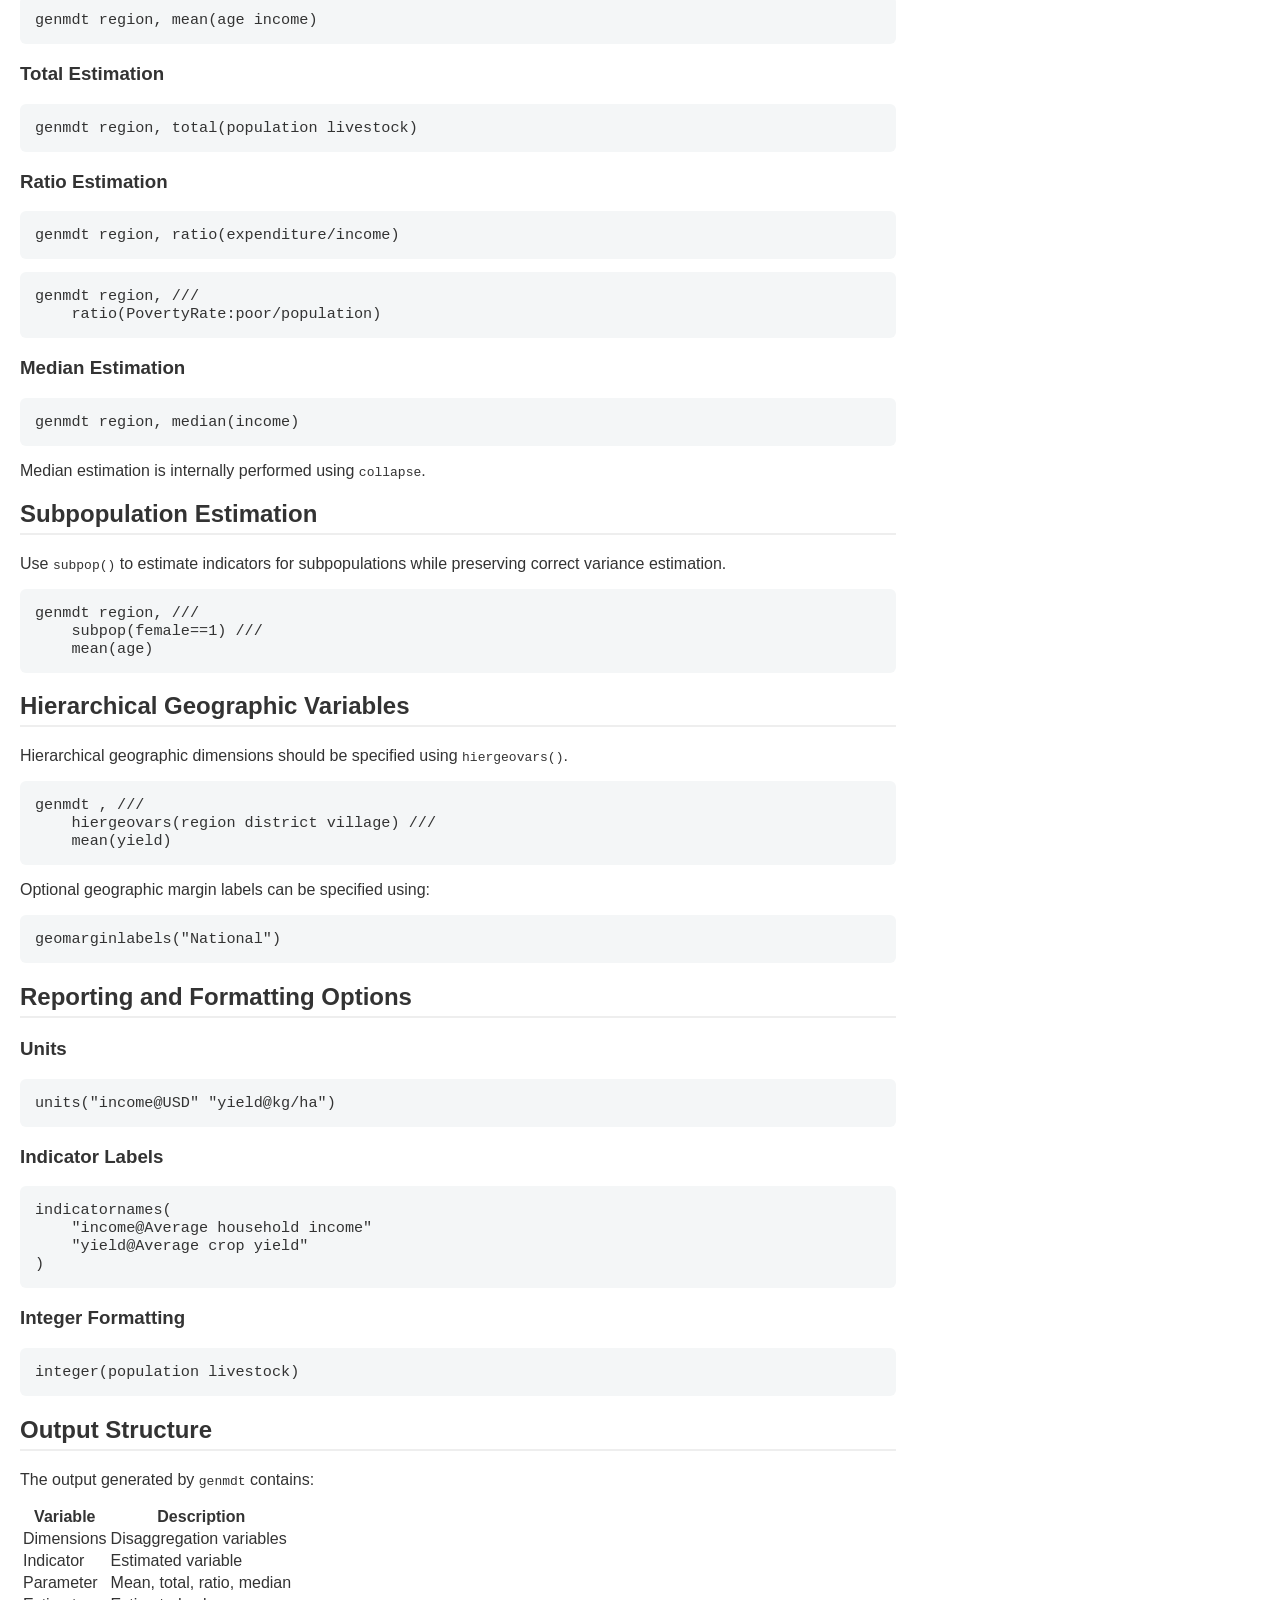
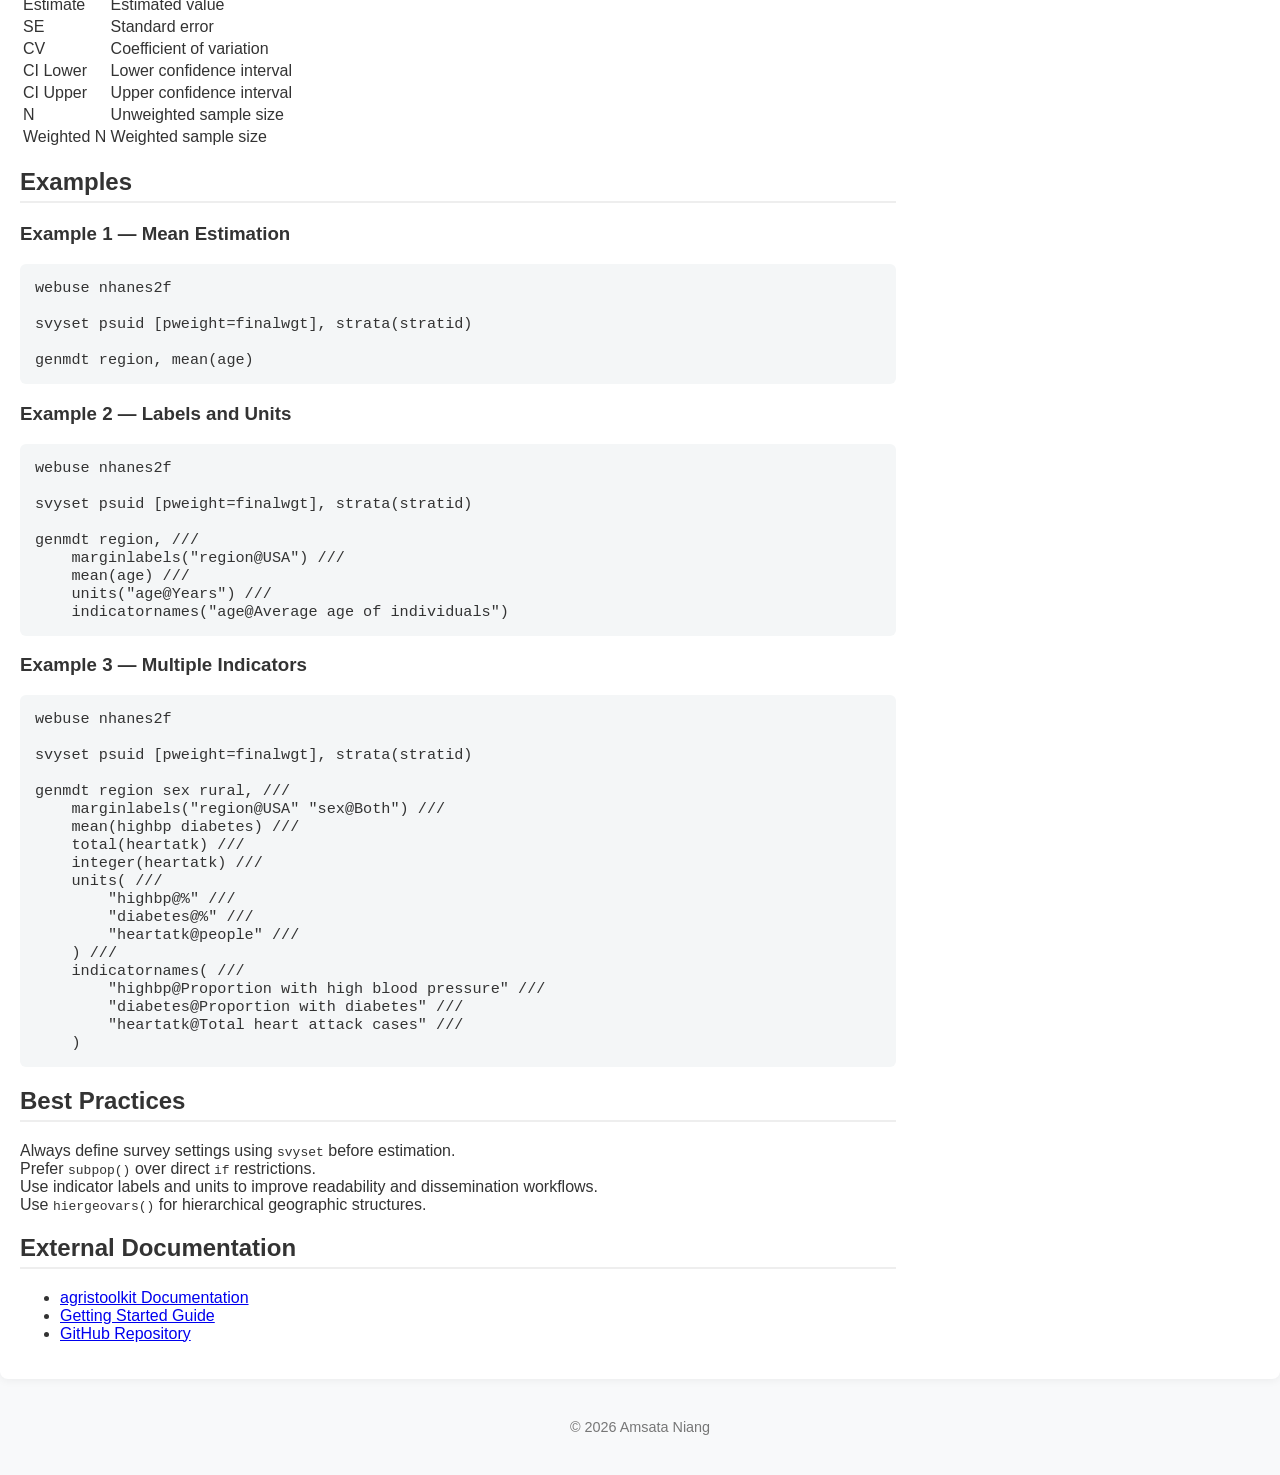
<file: docs/genmdt.html>
<!DOCTYPE html>
<html lang="en">
<head>
  <meta charset="UTF-8">
  <title>agristoolkit - Article</title>
  <meta name="viewport" content="width=device-width, initial-scale=1">

  <style>
    body {
      font-family: -apple-system, BlinkMacSystemFont, "Segoe UI", Roboto, Arial;
      margin: 0;
      background-color: #f8f9fa;
      color: #333;
    }

    header {
      background-color: #2c3e50;
      color: white;
      padding: 40px 20px;
      text-align: center;
    }

    header h1 {
      margin: 0;
      font-size: 2.5em;
    }

    header p {
      margin-top: 10px;
      font-size: 1.2em;
      opacity: 0.9;
    }

    nav {
      background-color: #34495e;
      padding: 10px;
      text-align: center;
    }

    nav a {
      color: white;
      margin: 0 15px;
      text-decoration: none;
      font-weight: 500;
    }

    nav a:hover {
      text-decoration: underline;
    }

    .container {
      max-width: 1300px;
      margin: 40px auto;
      padding: 20px;
      background: white;
      border-radius: 8px;
      box-shadow: 0 2px 8px rgba(0,0,0,0.05);
    }

    /* Layout */
    .layout {
      display: flex;
      gap: 40px;
    }

    .main-content {
      flex: 3;
    }

    .sidebar {
      flex: 1;
      position: sticky;
      top: 20px;
      height: fit-content;
      background: #f8f9fa;
      padding: 15px;
      border-radius: 6px;
      border: 1px solid #eee;
    }

    .sidebar h3 {
      margin-top: 0;
      font-size: 1em;
      color: #555;
    }

    .sidebar a {
      display: block;
      text-decoration: none;
      color: #2c3e50;
      font-size: 0.9em;
      margin: 8px 0;
    }

    .sidebar a:hover {
      text-decoration: underline;
    }

    h2 {
      border-bottom: 2px solid #eee;
      padding-bottom: 5px;
    }

    pre {
      background: #f4f6f7;
      padding: 15px;
      border-radius: 6px;
      overflow-x: auto;
    }

    pre code {
      font-family: Consolas, Monaco, monospace;
      font-size: 0.95em;
    }

    footer {
      text-align: center;
      margin: 40px 0;
      color: #777;
      font-size: 0.9em;
    }

    html {
      scroll-behavior: smooth;
    }

    /* Mobile */
    @media (max-width: 900px) {
      .layout {
        flex-direction: column;
      }

      .sidebar {
        position: relative;
        top: 0;
      }
    }
	nav {
  background-color: #34495e;
  padding: 10px;
  text-align: center;
}

nav a.active {
  background-color: transparent;
  color: #ffffff;
  border-bottom: 3px solid #1abc9c;
  border-radius: 0;
}

nav a {
  color: #ecf0f1;
  margin: 0 10px;
  padding: 8px 16px;
  text-decoration: none;
  font-weight: 500;
  border-radius: 6px;
  transition: all 0.25s ease;
}

/* Hover effect */
nav a:hover {
  background-color: #3d566e;
}

/* ACTIVE TAB (this is the key part) */
nav a.active {
  background-color: #ffffff;
  color: #2c3e50;
  font-weight: 600;
  box-shadow: 0 2px 6px rgba(0,0,0,0.15);
}

/* Dropdown container */
.dropdown {
  display: inline-block;
  position: relative;
}

/* Button style (same as nav links) */
.dropbtn {
  background: none;
  border: none;
  color: #ecf0f1;
  padding: 8px 16px;
  font-weight: 500;
  cursor: pointer;
  border-radius: 6px;
  font-family: inherit;
}

/* Hover effect */
.dropbtn:hover {
  background-color: #3d566e;
}

/* Dropdown content (hidden by default) */
.dropdown-content {
  display: none;
  position: absolute;
  background-color: white;
  min-width: 220px;
  box-shadow: 0 4px 10px rgba(0,0,0,0.1);
  border-radius: 6px;
  overflow: hidden;
  z-index: 1000;
}

/* Links inside dropdown */
.dropdown-content a {
  display: block;
  padding: 10px 15px;
  color: #2c3e50;
  text-decoration: none;
  font-size: 0.95em;
}

/* Hover effect */
.dropdown-content a:hover {
  background-color: #ecf0f1;
}

/* Show dropdown on hover */
.dropdown:hover .dropdown-content {
  display: block;
}
  </style>
</head>

<body>

<header>
  <h1>genmdt</h1>
  <p>Generate multidimensional statistical tables from complex survey data</p>
</header>

<nav>
  <a href="index.html">Home</a>
  <a href="getting-started_.html">Getting Started</a>
  <a href="genmdt.html "  class="active">genmdt</a>
  <a href="tab-from-mdt.html">tab_from_mdt</a>
   <!-- DROPDOWN -->
  <div class="dropdown">
    <button class="dropbtn">Articles ▾</button>
    <div class="dropdown-content">
	  <a href="add-name.html">Using <code>add_name</code></a>
	  <a href="hiergeovars.html">Using <code>hiergovars()</code></a>
      <a href="conditionals.html">Using <code>conditionals()</code></a>
	  <a href="setcluster.html">Using <code>setcluster()</code></a>
	  <a href="masking-rules.html">Using Data Flags </a>
    </div>
  </div>
</nav>

<div class="container">

<div class="layout">

<div class="main-content">

<h2 id="overview">Overview</h2>

<p>
<strong>genmdt</strong> is a Stata command designed to generate standardized multidimensional statistical tables from complex survey data.
The command leverages Stata survey estimation procedures to compute indicators while properly accounting for survey weights,
stratification, and clustering.
</p>

<p>
The generated output follows a machine-readable long-format structure suitable for:
</p>

<ul>
  <li>Statistical databases</li>
  <li>Open data portals</li>
  <li>Dashboards</li>
  <li>Automated reporting systems</li>
  <li>Publication-ready tables</li>
</ul>

<p>
The command supports estimation using:
</p>

<ul>
  <li><strong>mean</strong></li>
  <li><strong>total</strong></li>
  <li><strong>ratio</strong></li>
  <li><strong>median</strong></li>
</ul>

<h2 id="syntax">Syntax</h2>

<pre><code>genmdt [varlist] [, 
    svy_options
    dimension_options
    formatting_options
] : command</code></pre>

<h2 id="requirements">Requirements</h2>

<p>
Before running <code>genmdt</code>, survey settings must be declared using <code>svyset</code>.
</p>

<pre><code>svyset psuid [pweight=finalwgt], strata(stratid)</code></pre>

<div class="note">
Using <code>if</code> or <code>in</code> restrictions directly may produce incorrect variance estimates for subpopulations.
Use <code>subpop()</code> instead.
</div>

<h2 id="dimensions">Disaggregation Dimensions</h2>

<p>
Variables specified after <code>genmdt</code> define the estimation domains or disaggregation dimensions.
</p>

<pre><code>genmdt region sex rural, mean(age)</code></pre>

<p>
If no dimension variable is specified, indicators are estimated at the overall population level.
</p>

<h3>Margin Labels</h3>

<p>
The <code>marginlabels()</code> option allows simultaneous estimation of:
</p>

<ul>
  <li>Disaggregated categories</li>
  <li>Overall population margins</li>
</ul>

<pre><code>genmdt sex, ///
    marginlabels("sex@Both sexes") ///
    mean(age)</code></pre>

<h2 id="parameters">Estimation Parameters</h2>

<h3>Mean Estimation</h3>

<pre><code>genmdt region, mean(age income)</code></pre>

<h3>Total Estimation</h3>

<pre><code>genmdt region, total(population livestock)</code></pre>

<h3>Ratio Estimation</h3>

<pre><code>genmdt region, ratio(expenditure/income)</code></pre>

<pre><code>genmdt region, ///
    ratio(PovertyRate:poor/population)</code></pre>

<h3>Median Estimation</h3>

<pre><code>genmdt region, median(income)</code></pre>

<p>
Median estimation is internally performed using <code>collapse</code>.
</p>

<h2 id="subpop">Subpopulation Estimation</h2>

<p>
Use <code>subpop()</code> to estimate indicators for subpopulations while preserving correct variance estimation.
</p>

<pre><code>genmdt region, ///
    subpop(female==1) ///
    mean(age)</code></pre>

<h2 id="hiergeo">Hierarchical Geographic Variables</h2>

<p>
Hierarchical geographic dimensions should be specified using <code>hiergeovars()</code>.
</p>

<pre><code>genmdt , ///
    hiergeovars(region district village) ///
    mean(yield)</code></pre>

<p>
Optional geographic margin labels can be specified using:
</p>

<pre><code>geomarginlabels("National")</code></pre>

<h2 id="reporting">Reporting and Formatting Options</h2>

<h3>Units</h3>

<pre><code>units("income@USD" "yield@kg/ha")</code></pre>

<h3>Indicator Labels</h3>

<pre><code>indicatornames(
    "income@Average household income"
    "yield@Average crop yield"
)</code></pre>

<h3>Integer Formatting</h3>

<pre><code>integer(population livestock)</code></pre>

<h2 id="output">Output Structure</h2>

<p>
The output generated by <code>genmdt</code> contains:
</p>

<table>
  <tr>
    <th>Variable</th>
    <th>Description</th>
  </tr>

  <tr>
    <td>Dimensions</td>
    <td>Disaggregation variables</td>
  </tr>

  <tr>
    <td>Indicator</td>
    <td>Estimated variable</td>
  </tr>

  <tr>
    <td>Parameter</td>
    <td>Mean, total, ratio, median</td>
  </tr>

  <tr>
    <td>Estimate</td>
    <td>Estimated value</td>
  </tr>

  <tr>
    <td>SE</td>
    <td>Standard error</td>
  </tr>

  <tr>
    <td>CV</td>
    <td>Coefficient of variation</td>
  </tr>

  <tr>
    <td>CI Lower</td>
    <td>Lower confidence interval</td>
  </tr>

  <tr>
    <td>CI Upper</td>
    <td>Upper confidence interval</td>
  </tr>

  <tr>
    <td>N</td>
    <td>Unweighted sample size</td>
  </tr>

  <tr>
    <td>Weighted N</td>
    <td>Weighted sample size</td>
  </tr>
</table>

<h2 id="examples">Examples</h2>

<h3>Example 1 — Mean Estimation</h3>

<pre><code>webuse nhanes2f

svyset psuid [pweight=finalwgt], strata(stratid)

genmdt region, mean(age)</code></pre>

<h3>Example 2 — Labels and Units</h3>

<pre><code>webuse nhanes2f

svyset psuid [pweight=finalwgt], strata(stratid)

genmdt region, ///
    marginlabels("region@USA") ///
    mean(age) ///
    units("age@Years") ///
    indicatornames("age@Average age of individuals")</code></pre>

<h3>Example 3 — Multiple Indicators</h3>

<pre><code>webuse nhanes2f

svyset psuid [pweight=finalwgt], strata(stratid)

genmdt region sex rural, ///
    marginlabels("region@USA" "sex@Both") ///
    mean(highbp diabetes) ///
    total(heartatk) ///
    integer(heartatk) ///
    units( ///
        "highbp@%" ///
        "diabetes@%" ///
        "heartatk@people" ///
    ) ///
    indicatornames( ///
        "highbp@Proportion with high blood pressure" ///
        "diabetes@Proportion with diabetes" ///
        "heartatk@Total heart attack cases" ///
    )</code></pre>

<h2 id="bestpractices">Best Practices</h2>

<div class="tip">
Always define survey settings using <code>svyset</code> before estimation.
</div>

<div class="tip">
Prefer <code>subpop()</code> over direct <code>if</code> restrictions.
</div>

<div class="tip">
Use indicator labels and units to improve readability and dissemination workflows.
</div>

<div class="tip">
Use <code>hiergeovars()</code> for hierarchical geographic structures.
</div>

<h2 id="links">External Documentation</h2>

<ul>
  <li>
    <a href="https://amsata.github.io/agristoolkit/">
      agristoolkit Documentation
    </a>
  </li>

  <li>
    <a href="https://amsata.github.io/agristoolkit/getting-started.html">
      Getting Started Guide
    </a>
  </li>

  <li>
    <a href="https://github.com/Amsata/agristoolkit">
      GitHub Repository
    </a>
  </li>
</ul>

</div>

<div class="sidebar">
  <h3>On this page</h3>

  <a href="#overview">Overview</a>
  <a href="#syntax">Syntax</a>
  <a href="#requirements">Requirements</a>
  <a href="#dimensions">Dimensions</a>
  <a href="#parameters">Parameters</a>
  <a href="#subpop">Subpopulation</a>
  <a href="#hiergeo">Hierarchical Geography</a>
  <a href="#reporting">Reporting</a>
  <a href="#output">Output Structure</a>
  <a href="#examples">Examples</a>
  <a href="#bestpractices">Best Practices</a>
  <a href="#links">External Documentation</a>
</div>

</div>
</div>

<footer>
  <p>© 2026 Amsata Niang</p>
</footer>

</body>
</html>
</file>
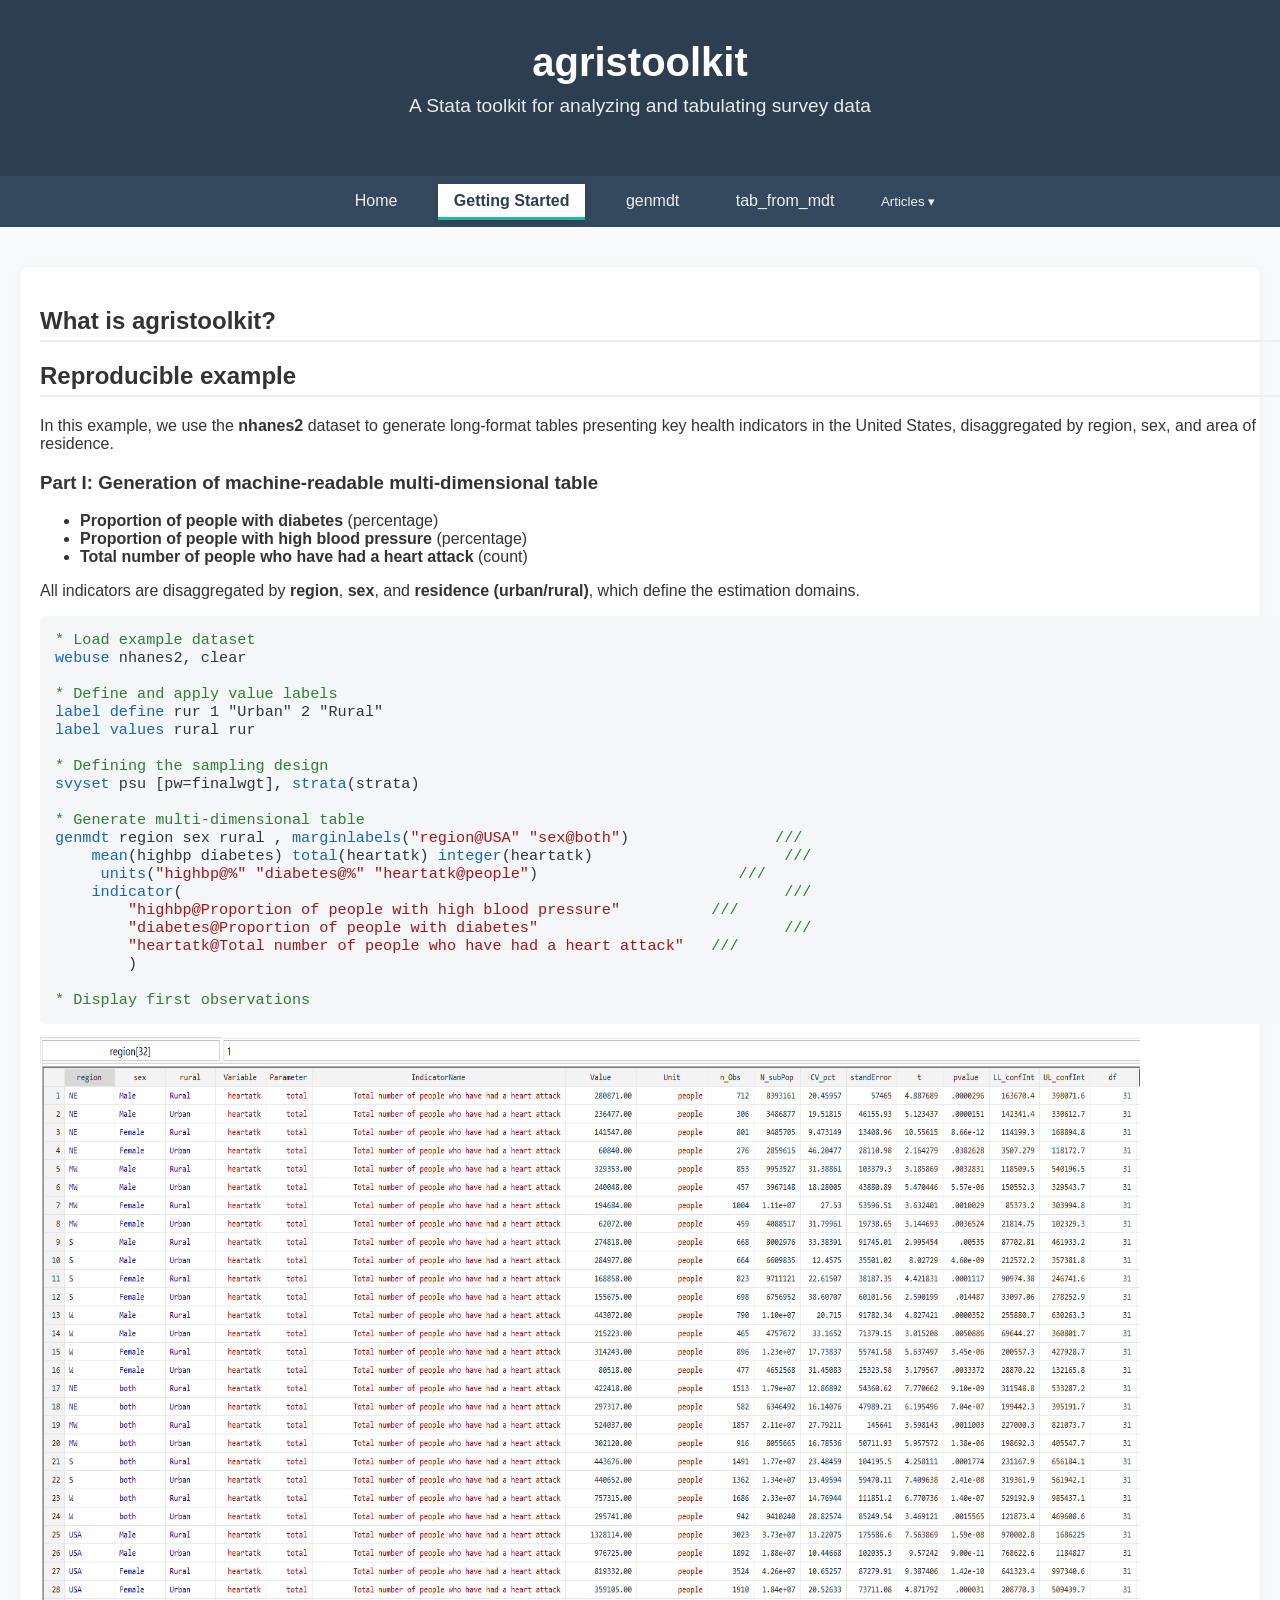
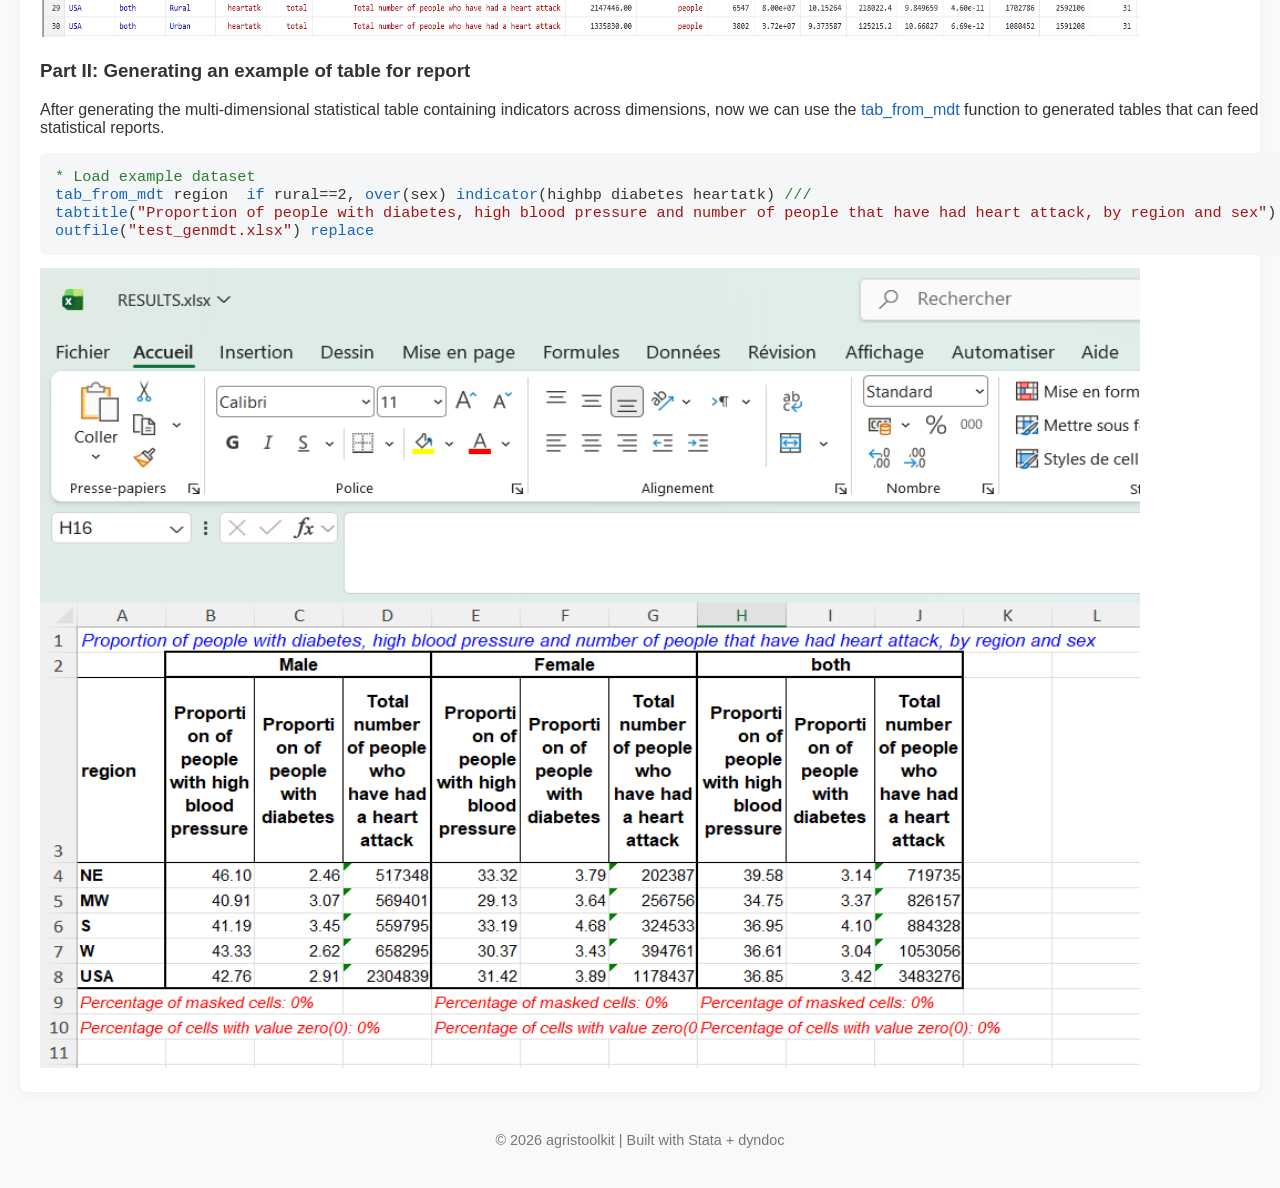
<file: docs/getting-started.html>
<!DOCTYPE html>
<html lang="en">
<head>
  <meta charset="UTF-8">
  <title>agristoolkit - Article</title>
  <meta name="viewport" content="width=device-width, initial-scale=1">

  <style>
    body {
      font-family: -apple-system, BlinkMacSystemFont, "Segoe UI", Roboto, Arial;
      margin: 0;
      background-color: #f8f9fa;
      color: #333;
    }

    header {
      background-color: #2c3e50;
      color: white;
      padding: 40px 20px;
      text-align: center;
    }

    header h1 {
      margin: 0;
      font-size: 2.5em;
    }

    header p {
      margin-top: 10px;
      font-size: 1.2em;
      opacity: 0.9;
    }

    nav {
      background-color: #34495e;
      padding: 10px;
      text-align: center;
    }

    nav a {
      color: white;
      margin: 0 15px;
      text-decoration: none;
      font-weight: 500;
    }

    nav a:hover {
      text-decoration: underline;
    }

    .container {
      max-width: 1200px;
      margin: 40px auto;
      padding: 20px;
      background: white;
      border-radius: 8px;
      box-shadow: 0 2px 8px rgba(0,0,0,0.05);
    }

    /* Layout */
    .layout {
      display: flex;
      gap: 40px;
    }

    .main-content {
      flex: 3;
    }

    .sidebar {
      flex: 1;
      position: sticky;
      top: 20px;
      height: fit-content;
      background: #f8f9fa;
      padding: 15px;
      border-radius: 6px;
      border: 1px solid #eee;
    }

    .sidebar h3 {
      margin-top: 0;
      font-size: 1em;
      color: #555;
    }

    .sidebar a {
      display: block;
      text-decoration: none;
      color: #2c3e50;
      font-size: 0.9em;
      margin: 8px 0;
    }

    .sidebar a:hover {
      text-decoration: underline;
    }

    h2 {
      border-bottom: 2px solid #eee;
      padding-bottom: 5px;
    }

    pre {
      background: #f4f6f7;
      padding: 15px;
      border-radius: 6px;
      overflow-x: auto;
    }

    pre code {
      font-family: Consolas, Monaco, monospace;
      font-size: 0.95em;
    }

    footer {
      text-align: center;
      margin: 40px 0;
      color: #777;
      font-size: 0.9em;
    }

    html {
      scroll-behavior: smooth;
    }

    /* Mobile */
    @media (max-width: 900px) {
      .layout {
        flex-direction: column;
      }

      .sidebar {
        position: relative;
        top: 0;
      }
    }
	nav {
  background-color: #34495e;
  padding: 10px;
  text-align: center;
}

nav a.active {
  background-color: transparent;
  color: #ffffff;
  border-bottom: 3px solid #1abc9c;
  border-radius: 0;
}

nav a {
  color: #ecf0f1;
  margin: 0 10px;
  padding: 8px 16px;
  text-decoration: none;
  font-weight: 500;
  border-radius: 6px;
  transition: all 0.25s ease;
}

/* Hover effect */
nav a:hover {
  background-color: #3d566e;
}

/* ACTIVE TAB (this is the key part) */
nav a.active {
  background-color: #ffffff;
  color: #2c3e50;
  font-weight: 600;
  box-shadow: 0 2px 6px rgba(0,0,0,0.15);
}

/* Dropdown container */
.dropdown {
  display: inline-block;
  position: relative;
}

/* Button style (same as nav links) */
.dropbtn {
  background: none;
  border: none;
  color: #ecf0f1;
  padding: 8px 16px;
  font-weight: 500;
  cursor: pointer;
  border-radius: 6px;
  font-family: inherit;
}

/* Hover effect */
.dropbtn:hover {
  background-color: #3d566e;
}

/* Dropdown content (hidden by default) */
.dropdown-content {
  display: none;
  position: absolute;
  background-color: white;
  min-width: 220px;
  box-shadow: 0 4px 10px rgba(0,0,0,0.1);
  border-radius: 6px;
  overflow: hidden;
  z-index: 1000;
}

/* Links inside dropdown */
.dropdown-content a {
  display: block;
  padding: 10px 15px;
  color: #2c3e50;
  text-decoration: none;
  font-size: 0.95em;
}

/* Hover effect */
.dropdown-content a:hover {
  background-color: #ecf0f1;
}

/* Show dropdown on hover */
.dropdown:hover .dropdown-content {
  display: block;
}
  </style>
</head>

<body>

<header>
  <h1>agristoolkit</h1>
  <p>A Stata toolkit for analyzing and tabulating survey data</p>
</header>

<nav>
  <a href="index.html">Home</a>
  <a href="getting-started.html" class="active">Getting Started</a>
  <a href="article2.html">genmdt</a>
  <a href="article3.html">tab_from_mdt</a>
  
  <!-- DROPDOWN -->
  <div class="dropdown">
    <button class="dropbtn">Articles ▾</button>
    <div class="dropdown-content">
      <a href="advanced1.html">Quality control</a>
      <a href="advanced2.html">Complex indicators</a>
      <a href="advanced3.html">Masking rules</a>
      <a href="advanced4.html">Automation workflows</a>
    </div>
  </div>
</nav>

<div class="container" style="width:1600px;">

  <div class="layout">

    <!-- MAIN CONTENT -->
    <div class="main-content">

      <h2 id="what">What is agristoolkit?</h2>
 

      <h2 id="example">Reproducible example</h2>
      <p>
        In this example, we use the <strong>nhanes2</strong> dataset to generate long-format tables 
        presenting key health indicators in the United States, disaggregated by region, sex, 
        and area of residence.
      </p>

      <h3 id="indicators">Part I: Generation of machine-readable multi-dimensional table</h2>
      <ul>
        <li><strong>Proportion of people with diabetes</strong> (percentage)</li>
        <li><strong>Proportion of people with high blood pressure</strong> (percentage)</li>
        <li><strong>Total number of people who have had a heart attack</strong> (count)</li>
      </ul>

      <p>
        All indicators are disaggregated by <strong>region</strong>, <strong>sex</strong>, 
        and <strong>residence (urban/rural)</strong>, which define the estimation domains.
      </p>

      <pre><code><span style="color:#2e7d32;">* Load example dataset</span>
<span style="color:#1565c0;">webuse</span> nhanes2, clear

<span style="color:#2e7d32;">* Define and apply value labels</span>
<span style="color:#1565c0;">label define</span> rur 1 "Urban" 2 "Rural"
<span style="color:#1565c0;">label values</span> rural rur

<span style="color:#2e7d32;">* Defining the sampling design</span>
<span style="color:#1565c0;">svyset</span> psu [pw=finalwgt], <span style="color:#1565c0;">strata</span>(strata)

<span style="color:#2e7d32;">* Generate multi-dimensional table</span>
<span style="color:#1565c0;">genmdt</span> region sex rural , <span style="color:#1565c0;">marginlabels</span>(<span style="color:#A31515;">"region@USA" "sex@both"</span>) 	       <span style="color:#2e7d32;">///</span>
    <span style="color:#1565c0;">mean</span>(highbp diabetes) <span style="color:#1565c0;">total</span>(heartatk) <span style="color:#1565c0;">integer</span>(heartatk)			<span style="color:#2e7d32;">///</span>
     <span style="color:#1565c0;">units</span>(<span style="color:#A31515;">"highbp@%" "diabetes@%" "heartatk@people"</span>)                      <span style="color:#2e7d32;">///</span>
    <span style="color:#1565c0;">indicator</span>(									<span style="color:#2e7d32;">///</span>
	<span style="color:#A31515;">"highbp@Proportion of people with high blood pressure"</span>         	<span style="color:#2e7d32;">///</span>
	<span style="color:#A31515;">"diabetes@Proportion of people with diabetes"</span>                   	<span style="color:#2e7d32;">///</span>
	<span style="color:#A31515;">"heartatk@Total number of people who have had a heart attack"</span> 	<span style="color:#2e7d32;">///</span>
	)

<span style="color:#2e7d32;">* Display first observations</span>
</code></pre>
<img src="output1.png" alt="Output of the genmdt" style="width:1100px; height:600px">

 <h3 id="tab_from_mdt">Part II: Generating an example of table for report</h2>
<p>
  After generating the multi-dimensional statistical table containing indicators across dimensions, 
  now we can use the <span style="color:#1565c0;">tab_from_mdt</span> function to generated tables that can feed statistical reports.
      </p>
	     <pre><code><span style="color:#2e7d32;">* Load example dataset</span>
<span style="color:#1565c0;">tab_from_mdt</span> region  <span style="color:#1565c0;">if</span> rural==2, <span style="color:#1565c0;">over</span>(sex) <span style="color:#1565c0;">indicator</span>(highbp diabetes heartatk) <span style="color:#2e7d32;">///</span>
<span style="color:#1565c0;">tabtitle</span>(<span style="color:#A31515;">"Proportion of people with diabetes, high blood pressure and number of people that have had heart attack, by region and sex"</span>) <span style="color:#2e7d32;">///</span>
<span style="color:#1565c0;">outfile</span>(<span style="color:#A31515;">"test_genmdt.xlsx"</span>) <span style="color:#1565c0;">replace</span>
</code></pre>  
<img src="output2.png" alt="Output of the tab_from_mdt" style="width:1100px; height:800px">

	
    </div>







    <!-- SIDEBAR -->
    <div class="sidebar">
      <h3>On this page</h3>
      <a href="#what">What is agristoolkit?</a>
	  <a href="#example">Reproducible example</a>
      <a href="#indicators">Utilisation of genmdt</a>
	  <a href="#tab_from_mdt">Utilisation of tab_from_mdt</a>

    </div>

  </div>

</div>

<footer>
  <p>© 2026 agristoolkit | Built with Stata + dyndoc</p>
</footer>

</body>
</html>
</file>
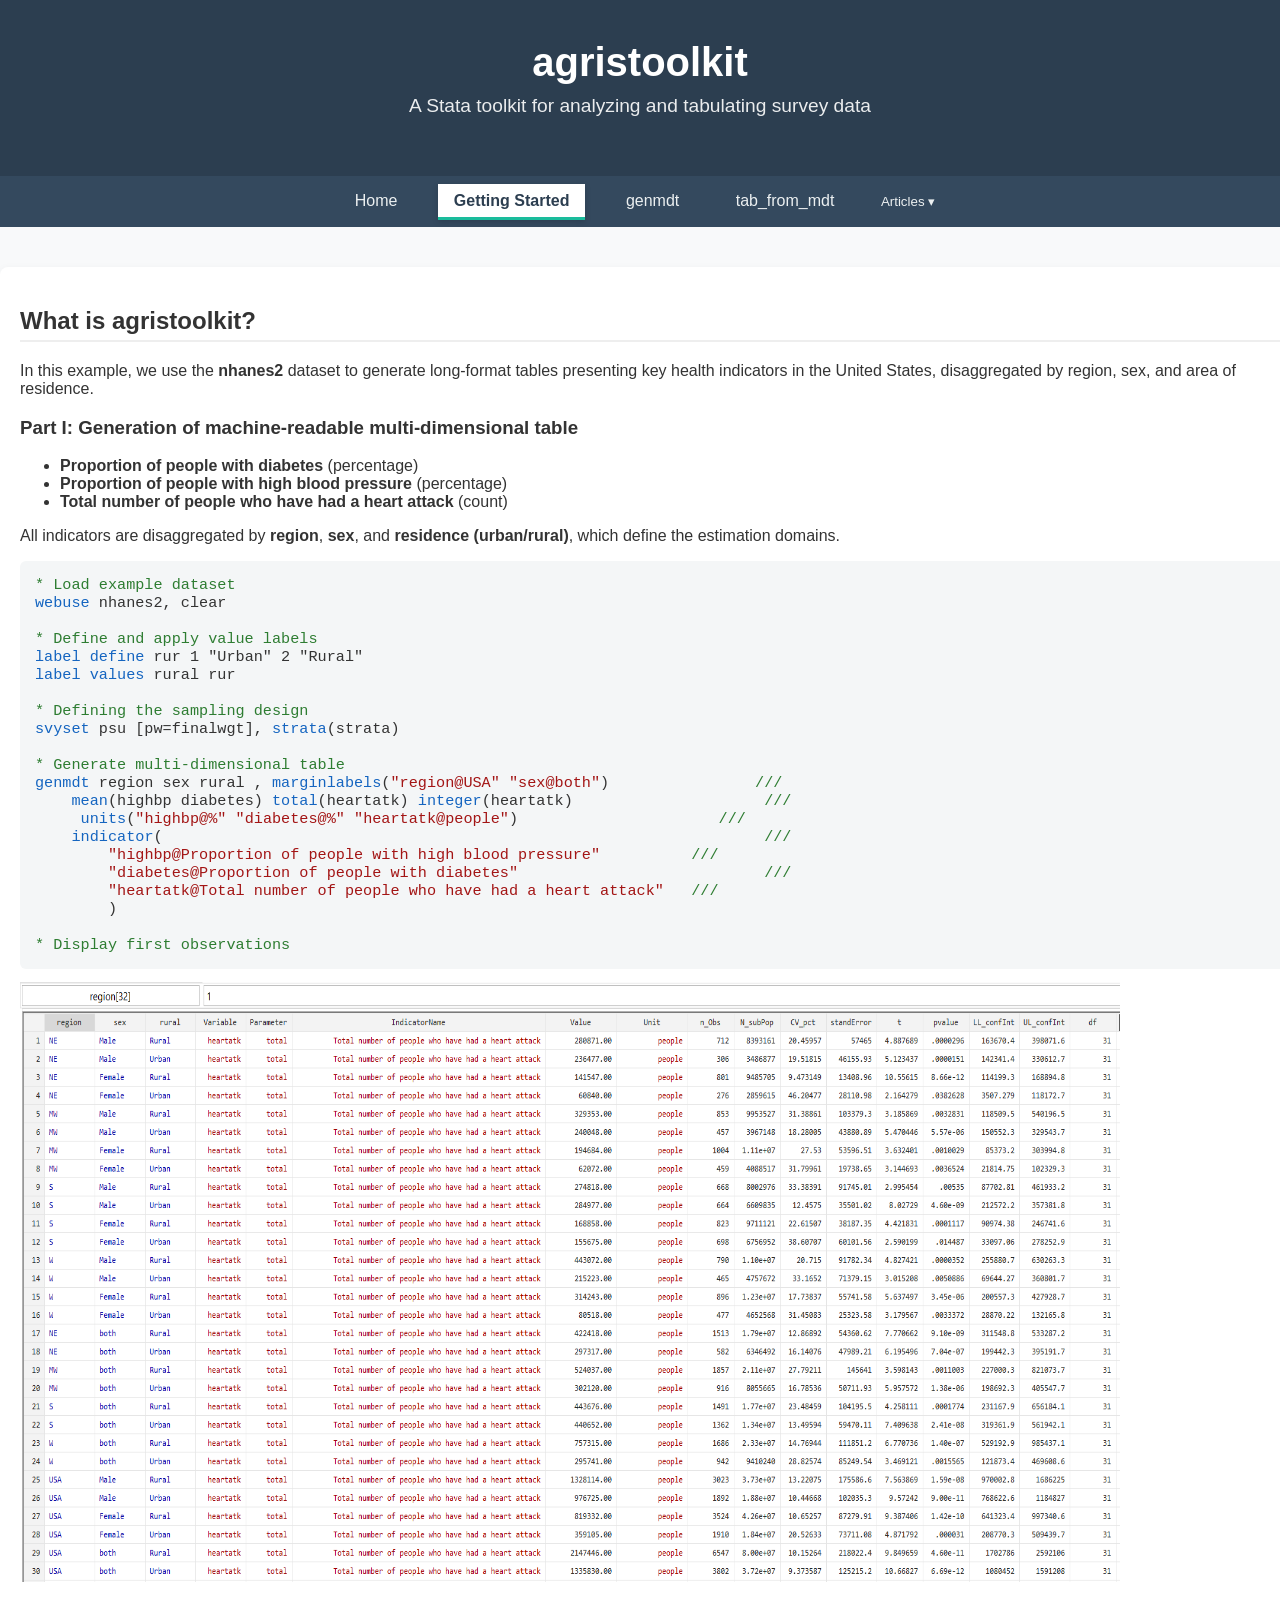
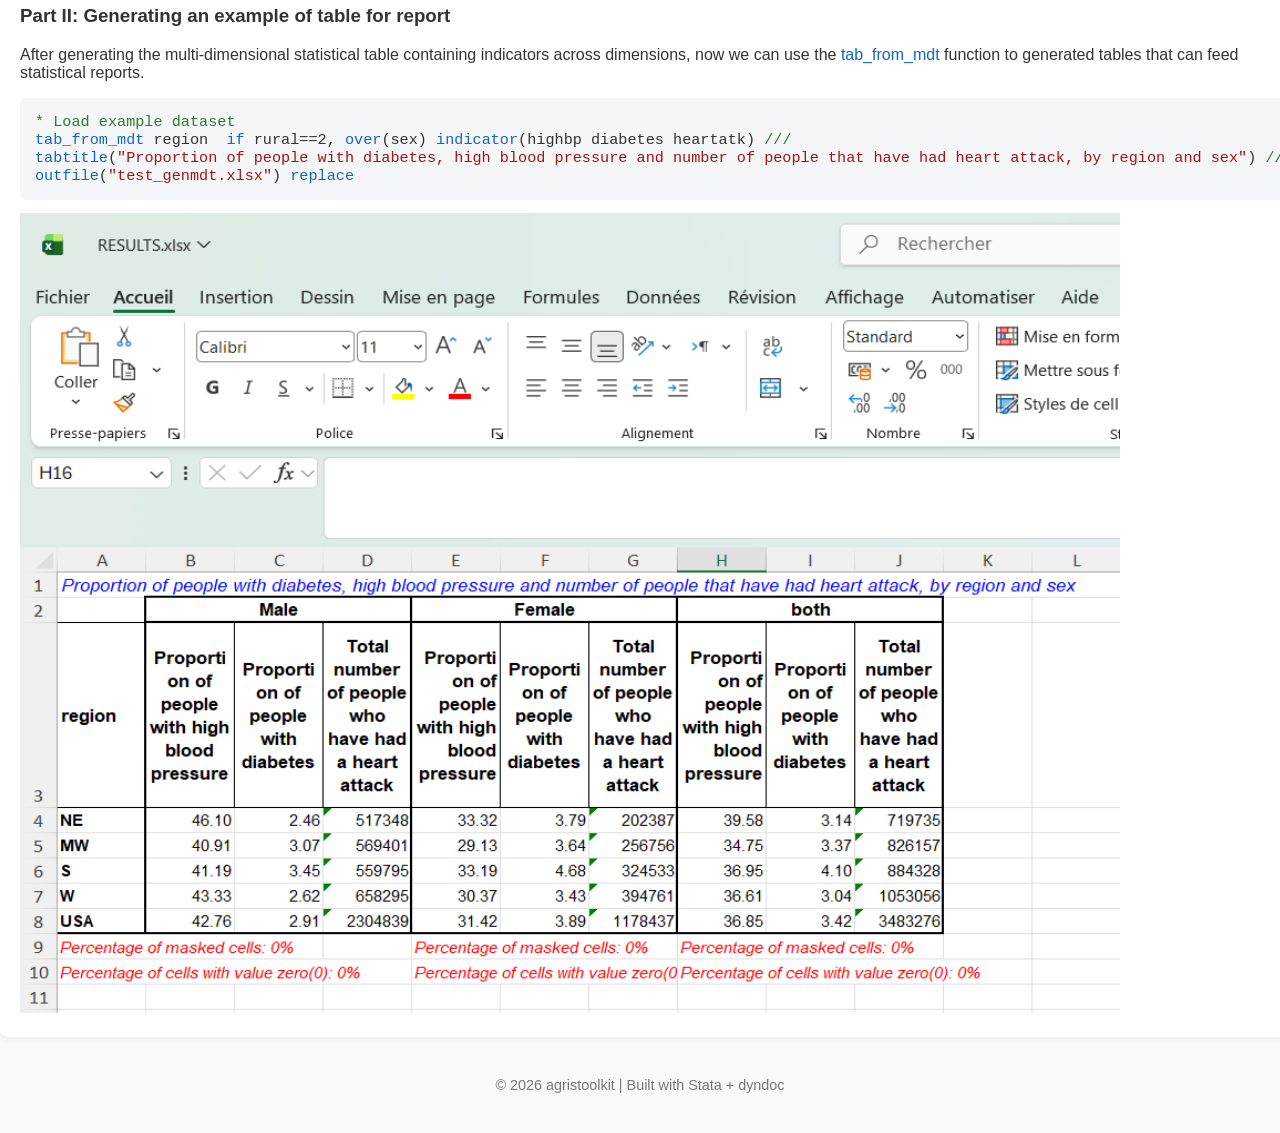
<file: docs/getting-started_.html>
<!DOCTYPE html>
<html lang="en">
<head>
  <meta charset="UTF-8">
  <title>agristoolkit - Article</title>
  <meta name="viewport" content="width=device-width, initial-scale=1">

  <style>
    body {
      font-family: -apple-system, BlinkMacSystemFont, "Segoe UI", Roboto, Arial;
      margin: 0;
      background-color: #f8f9fa;
      color: #333;
    }

    header {
      background-color: #2c3e50;
      color: white;
      padding: 40px 20px;
      text-align: center;
    }

    header h1 {
      margin: 0;
      font-size: 2.5em;
    }

    header p {
      margin-top: 10px;
      font-size: 1.2em;
      opacity: 0.9;
    }

    nav {
      background-color: #34495e;
      padding: 10px;
      text-align: center;
    }

    nav a {
      color: white;
      margin: 0 15px;
      text-decoration: none;
      font-weight: 500;
    }

    nav a:hover {
      text-decoration: underline;
    }

    .container {
      max-width: 1300px;
      margin: 40px auto;
      padding: 20px;
      background: white;
      border-radius: 8px;
      box-shadow: 0 2px 8px rgba(0,0,0,0.05);
    }

    /* Layout */
    .layout {
      display: flex;
      gap: 40px;
    }

    .main-content {
      flex: 3;
    }

    .sidebar {
      flex: 1;
      position: sticky;
      top: 20px;
      height: fit-content;
      background: #f8f9fa;
      padding: 15px;
      border-radius: 6px;
      border: 1px solid #eee;
    }

    .sidebar h3 {
      margin-top: 0;
      font-size: 1em;
      color: #555;
    }

    .sidebar a {
      display: block;
      text-decoration: none;
      color: #2c3e50;
      font-size: 0.9em;
      margin: 8px 0;
    }

    .sidebar a:hover {
      text-decoration: underline;
    }

    h2 {
      border-bottom: 2px solid #eee;
      padding-bottom: 5px;
    }

    pre {
      background: #f4f6f7;
      padding: 15px;
      border-radius: 6px;
      overflow-x: auto;
    }

    pre code {
      font-family: Consolas, Monaco, monospace;
      font-size: 0.95em;
    }

    footer {
      text-align: center;
      margin: 40px 0;
      color: #777;
      font-size: 0.9em;
    }

    html {
      scroll-behavior: smooth;
    }

    /* Mobile */
    @media (max-width: 900px) {
      .layout {
        flex-direction: column;
      }

      .sidebar {
        position: relative;
        top: 0;
      }
    }
	nav {
  background-color: #34495e;
  padding: 10px;
  text-align: center;
}

nav a.active {
  background-color: transparent;
  color: #ffffff;
  border-bottom: 3px solid #1abc9c;
  border-radius: 0;
}

nav a {
  color: #ecf0f1;
  margin: 0 10px;
  padding: 8px 16px;
  text-decoration: none;
  font-weight: 500;
  border-radius: 6px;
  transition: all 0.25s ease;
}

/* Hover effect */
nav a:hover {
  background-color: #3d566e;
}

/* ACTIVE TAB (this is the key part) */
nav a.active {
  background-color: #ffffff;
  color: #2c3e50;
  font-weight: 600;
  box-shadow: 0 2px 6px rgba(0,0,0,0.15);
}

/* Dropdown container */
.dropdown {
  display: inline-block;
  position: relative;
}

/* Button style (same as nav links) */
.dropbtn {
  background: none;
  border: none;
  color: #ecf0f1;
  padding: 8px 16px;
  font-weight: 500;
  cursor: pointer;
  border-radius: 6px;
  font-family: inherit;
}

/* Hover effect */
.dropbtn:hover {
  background-color: #3d566e;
}

/* Dropdown content (hidden by default) */
.dropdown-content {
  display: none;
  position: absolute;
  background-color: white;
  min-width: 220px;
  box-shadow: 0 4px 10px rgba(0,0,0,0.1);
  border-radius: 6px;
  overflow: hidden;
  z-index: 1000;
}

/* Links inside dropdown */
.dropdown-content a {
  display: block;
  padding: 10px 15px;
  color: #2c3e50;
  text-decoration: none;
  font-size: 0.95em;
}

/* Hover effect */
.dropdown-content a:hover {
  background-color: #ecf0f1;
}

/* Show dropdown on hover */
.dropdown:hover .dropdown-content {
  display: block;
}
  </style>
</head>

<body>

<header>
  <h1>agristoolkit</h1>
  <p>A Stata toolkit for analyzing and tabulating survey data</p>
</header>

<nav>
  <a href="index.html">Home</a>
  <a href="getting-started_.html" class="active">Getting Started</a>
  <a href="genmdt.html">genmdt</a>
  <a href="tab-from-mdt.html">tab_from_mdt</a>
   <!-- DROPDOWN -->
  <div class="dropdown">
    <button class="dropbtn">Articles ▾</button>
    <div class="dropdown-content">
	  <a href="add-name.html">Using <code>add_name</code></a>
	  <a href="hiergeovars.html">Using <code>hiergovars()</code></a>
      <a href="conditionals.html">Using <code>conditionals()</code></a>
	  <a href="setcluster.html">Using <code>setcluster()</code></a>
	  <a href="masking-rules.html">Using Data Flags </a>
    </div>
  </div>
</nav>

<div class="container" style="width:1600px;">

  <div class="layout">

    <!-- MAIN CONTENT -->
    <div class="main-content">

      <h2 id="what">What is agristoolkit?</h2>
      <p>
        In this example, we use the <strong>nhanes2</strong> dataset to generate long-format tables 
        presenting key health indicators in the United States, disaggregated by region, sex, 
        and area of residence.
      </p>

      <h3 id="indicators">Part I: Generation of machine-readable multi-dimensional table</h2>
      <ul>
        <li><strong>Proportion of people with diabetes</strong> (percentage)</li>
        <li><strong>Proportion of people with high blood pressure</strong> (percentage)</li>
        <li><strong>Total number of people who have had a heart attack</strong> (count)</li>
      </ul>

      <p>
        All indicators are disaggregated by <strong>region</strong>, <strong>sex</strong>, 
        and <strong>residence (urban/rural)</strong>, which define the estimation domains.
      </p>

      <pre><code><span style="color:#2e7d32;">* Load example dataset</span>
<span style="color:#1565c0;">webuse</span> nhanes2, clear

<span style="color:#2e7d32;">* Define and apply value labels</span>
<span style="color:#1565c0;">label define</span> rur 1 "Urban" 2 "Rural"
<span style="color:#1565c0;">label values</span> rural rur

<span style="color:#2e7d32;">* Defining the sampling design</span>
<span style="color:#1565c0;">svyset</span> psu [pw=finalwgt], <span style="color:#1565c0;">strata</span>(strata)

<span style="color:#2e7d32;">* Generate multi-dimensional table</span>
<span style="color:#1565c0;">genmdt</span> region sex rural , <span style="color:#1565c0;">marginlabels</span>(<span style="color:#A31515;">"region@USA" "sex@both"</span>) 	       <span style="color:#2e7d32;">///</span>
    <span style="color:#1565c0;">mean</span>(highbp diabetes) <span style="color:#1565c0;">total</span>(heartatk) <span style="color:#1565c0;">integer</span>(heartatk)			<span style="color:#2e7d32;">///</span>
     <span style="color:#1565c0;">units</span>(<span style="color:#A31515;">"highbp@%" "diabetes@%" "heartatk@people"</span>)                      <span style="color:#2e7d32;">///</span>
    <span style="color:#1565c0;">indicator</span>(									<span style="color:#2e7d32;">///</span>
	<span style="color:#A31515;">"highbp@Proportion of people with high blood pressure"</span>         	<span style="color:#2e7d32;">///</span>
	<span style="color:#A31515;">"diabetes@Proportion of people with diabetes"</span>                   	<span style="color:#2e7d32;">///</span>
	<span style="color:#A31515;">"heartatk@Total number of people who have had a heart attack"</span> 	<span style="color:#2e7d32;">///</span>
	)

<span style="color:#2e7d32;">* Display first observations</span>
</code></pre>
<img src="output1.png" alt="Output of the genmdt" style="width:1100px; height:600px">

 <h3 id="tab_from_mdt">Part II: Generating an example of table for report</h2>
<p>
  After generating the multi-dimensional statistical table containing indicators across dimensions, 
  now we can use the <span style="color:#1565c0;">tab_from_mdt</span> function to generated tables that can feed statistical reports.
      </p>
	     <pre><code><span style="color:#2e7d32;">* Load example dataset</span>
<span style="color:#1565c0;">tab_from_mdt</span> region  <span style="color:#1565c0;">if</span> rural==2, <span style="color:#1565c0;">over</span>(sex) <span style="color:#1565c0;">indicator</span>(highbp diabetes heartatk) <span style="color:#2e7d32;">///</span>
<span style="color:#1565c0;">tabtitle</span>(<span style="color:#A31515;">"Proportion of people with diabetes, high blood pressure and number of people that have had heart attack, by region and sex"</span>) <span style="color:#2e7d32;">///</span>
<span style="color:#1565c0;">outfile</span>(<span style="color:#A31515;">"test_genmdt.xlsx"</span>) <span style="color:#1565c0;">replace</span>
</code></pre>  
<img src="output2.png" alt="Output of the tab_from_mdt" style="width:1100px; height:800px">

	
    </div>







    <!-- SIDEBAR -->
    <div class="sidebar">
      <h3>On this page</h3>
      <a href="#what">What is agristoolkit?</a>
      <a href="#indicators">Utilisation of genmdt</a>
	  <a href="#tab_from_mdt">Utilisation of tab_from_mdt</a>

    </div>

  </div>

</div>

<footer>
  <p>© 2026 agristoolkit | Built with Stata + dyndoc</p>
</footer>

</body>
</html>
</file>
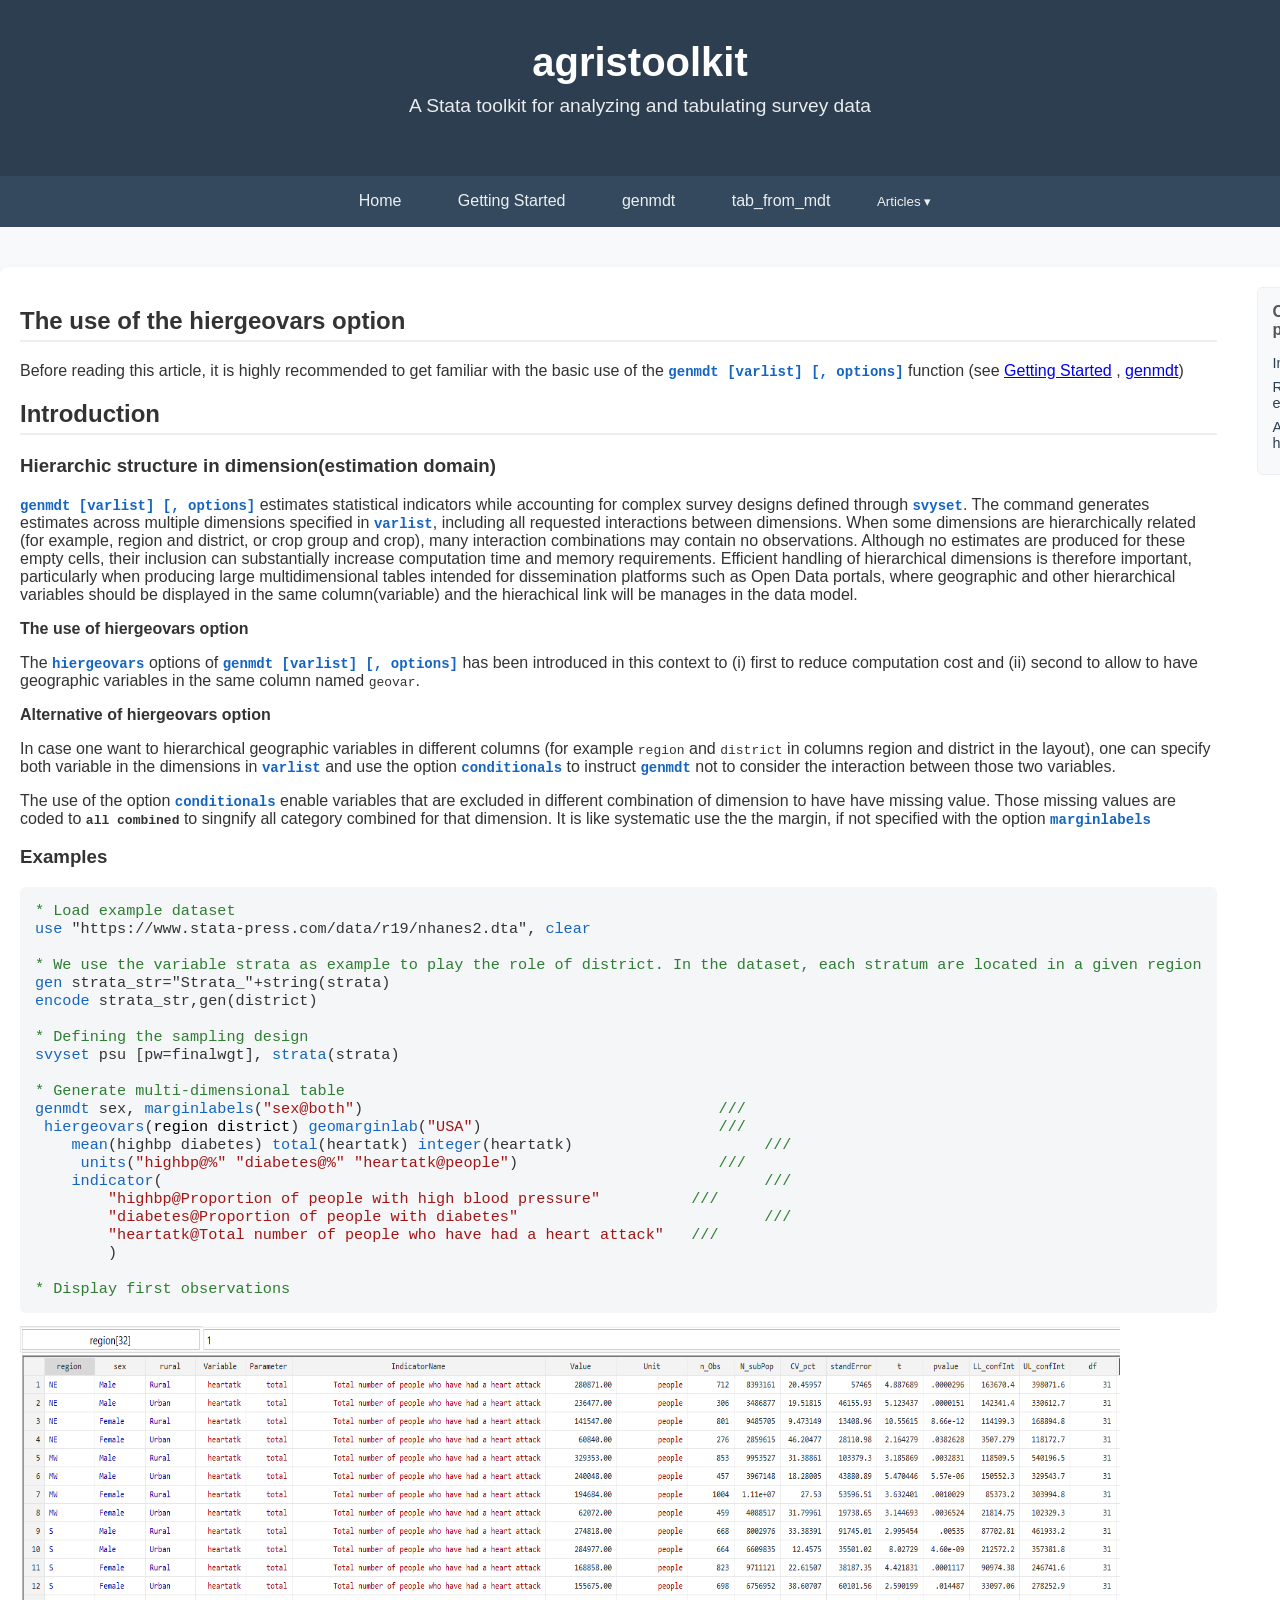
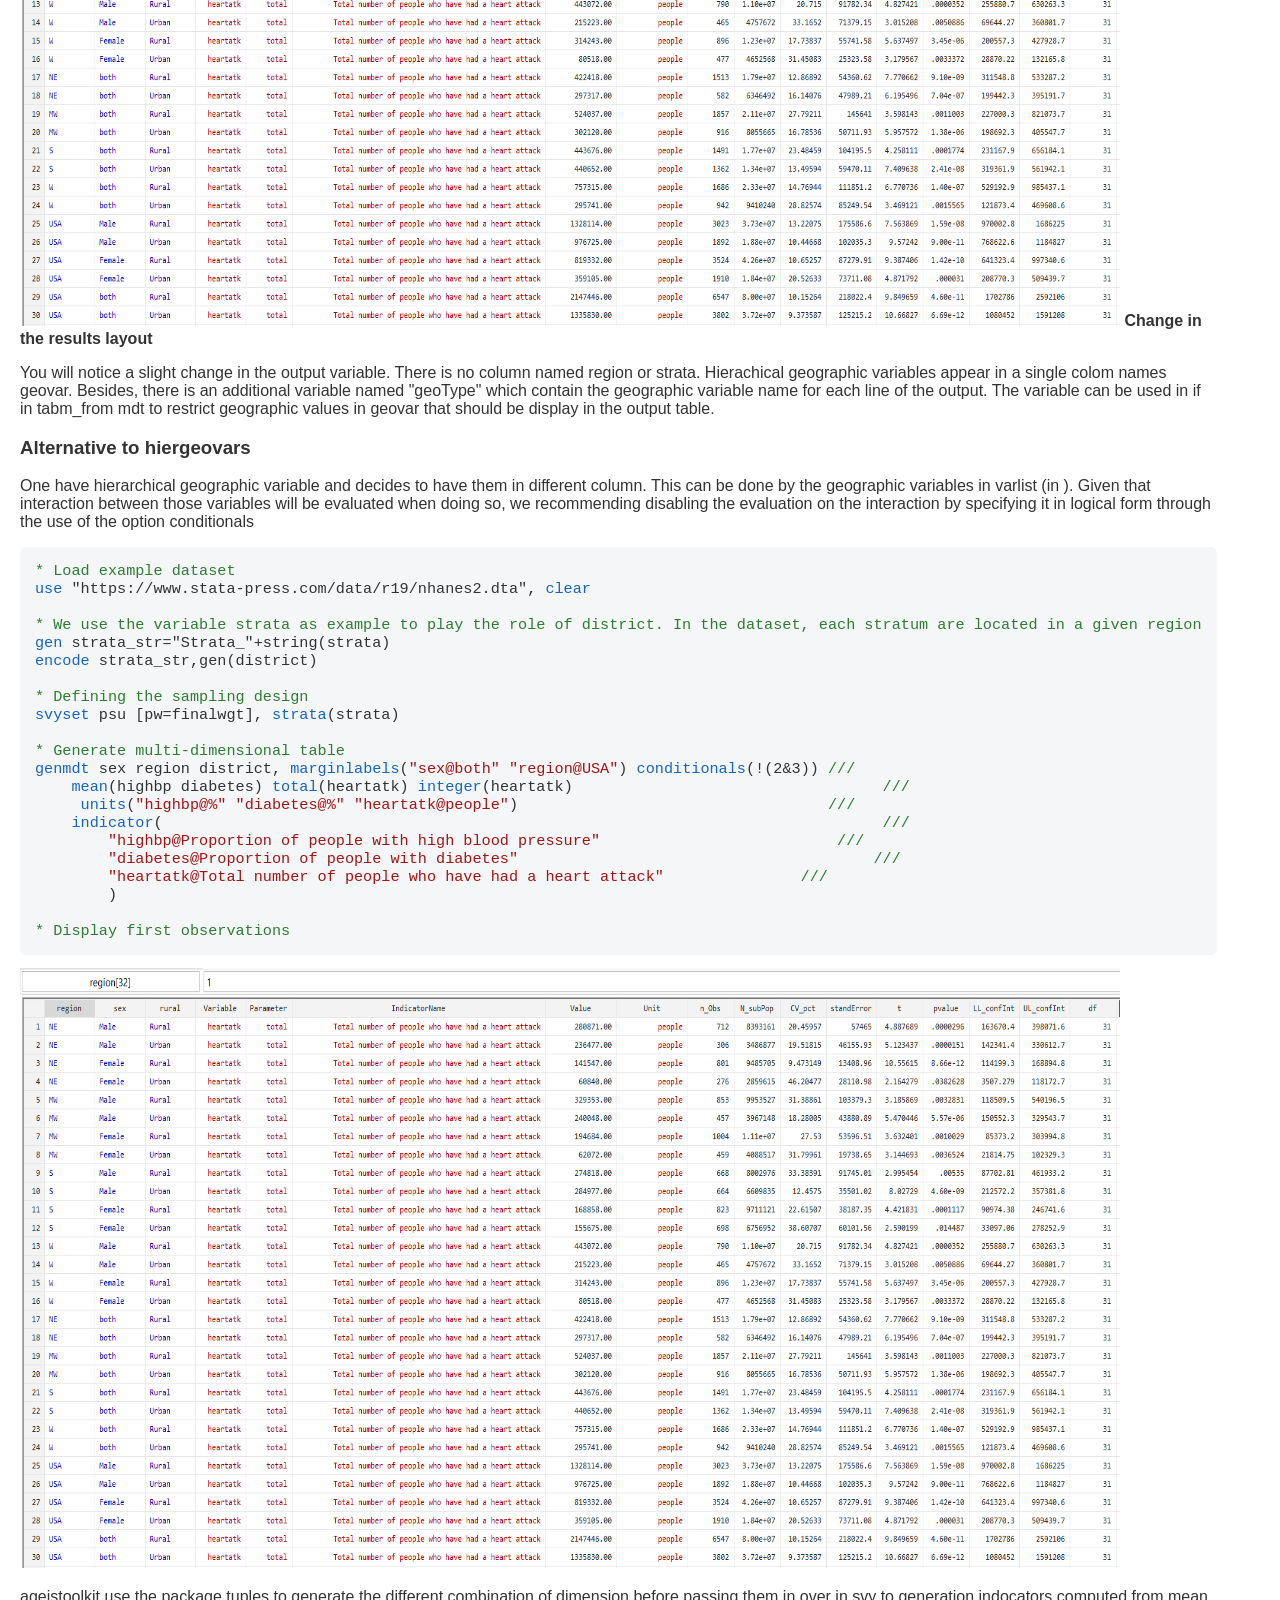
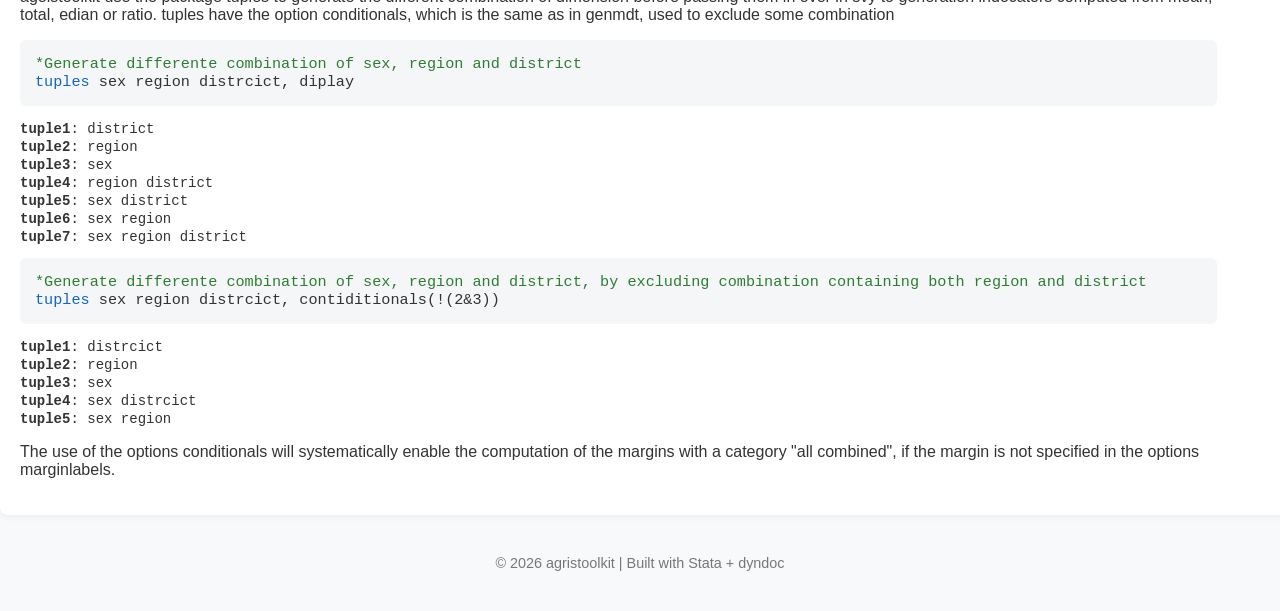
<file: docs/hiergeovars.html>
<!DOCTYPE html>
<html lang="en">
<head>
  <meta charset="UTF-8">
  <title>agristoolkit - Article</title>
  <meta name="viewport" content="width=device-width, initial-scale=1">

  <style>
    body {
      font-family: -apple-system, BlinkMacSystemFont, "Segoe UI", Roboto, Arial;
      margin: 0;
      background-color: #f8f9fa;
      color: #333;
    }

    header {
      background-color: #2c3e50;
      color: white;
      padding: 40px 20px;
      text-align: center;
    }

    header h1 {
      margin: 0;
      font-size: 2.5em;
    }

    header p {
      margin-top: 10px;
      font-size: 1.2em;
      opacity: 0.9;
    }

    nav {
      background-color: #34495e;
      padding: 10px;
      text-align: center;
    }

    nav a {
      color: white;
      margin: 0 15px;
      text-decoration: none;
      font-weight: 500;
    }

    nav a:hover {
      text-decoration: underline;
    }

    .container {
      max-width: 1300px;
      margin: 40px auto;
      padding: 20px;
      background: white;
      border-radius: 8px;
      box-shadow: 0 2px 8px rgba(0,0,0,0.05);
    }

    /* Layout */
    .layout {
      display: flex;
      gap: 40px;
    }

    .main-content {
      flex: 3;
    }

    .sidebar {
      flex: 1;
      position: sticky;
      top: 20px;
      height: fit-content;
      background: #f8f9fa;
      padding: 15px;
      border-radius: 6px;
      border: 1px solid #eee;
    }

    .sidebar h3 {
      margin-top: 0;
      font-size: 1em;
      color: #555;
    }

    .sidebar a {
      display: block;
      text-decoration: none;
      color: #2c3e50;
      font-size: 0.9em;
      margin: 8px 0;
    }

    .sidebar a:hover {
      text-decoration: underline;
    }

    h2 {
      border-bottom: 2px solid #eee;
      padding-bottom: 5px;
    }

    pre {
      background: #f4f6f7;
      padding: 15px;
      border-radius: 6px;
      overflow-x: auto;
    }

    pre code {
      font-family: Consolas, Monaco, monospace;
      font-size: 0.95em;
    }

    footer {
      text-align: center;
      margin: 40px 0;
      color: #777;
      font-size: 0.9em;
    }

    html {
      scroll-behavior: smooth;
    }

    /* Mobile */
    @media (max-width: 900px) {
      .layout {
        flex-direction: column;
      }

      .sidebar {
        position: relative;
        top: 0;
      }
    }
	nav {
  background-color: #34495e;
  padding: 10px;
  text-align: center;
}

nav a.active {
  background-color: transparent;
  color: #ffffff;
  border-bottom: 3px solid #1abc9c;
  border-radius: 0;
}

nav a {
  color: #ecf0f1;
  margin: 0 10px;
  padding: 8px 16px;
  text-decoration: none;
  font-weight: 500;
  border-radius: 6px;
  transition: all 0.25s ease;
}

/* Hover effect */
nav a:hover {
  background-color: #3d566e;
}

/* ACTIVE TAB (this is the key part) */
nav a.active {
  background-color: #ffffff;
  color: #2c3e50;
  font-weight: 600;
  box-shadow: 0 2px 6px rgba(0,0,0,0.15);
}

/* Dropdown container */
.dropdown {
  display: inline-block;
  position: relative;
}

/* Button style (same as nav links) */
.dropbtn {
  background: none;
  border: none;
  color: #ecf0f1;
  padding: 8px 16px;
  font-weight: 500;
  cursor: pointer;
  border-radius: 6px;
  font-family: inherit;
}

/* Hover effect */
.dropbtn:hover {
  background-color: #3d566e;
}

/* Dropdown content (hidden by default) */
.dropdown-content {
  display: none;
  position: absolute;
  background-color: white;
  min-width: 220px;
  box-shadow: 0 4px 10px rgba(0,0,0,0.1);
  border-radius: 6px;
  overflow: hidden;
  z-index: 1000;
}

/* Links inside dropdown */
.dropdown-content a {
  display: block;
  padding: 10px 15px;
  color: #2c3e50;
  text-decoration: none;
  font-size: 0.95em;
}

/* Hover effect */
.dropdown-content a:hover {
  background-color: #ecf0f1;
}

/* Show dropdown on hover */
.dropdown:hover .dropdown-content {
  display: block;
}
  </style>
</head>

<body>

<header>
  <h1>agristoolkit</h1>
  <p>A Stata toolkit for analyzing and tabulating survey data</p>
</header>

<nav>
  <a href="index.html">Home</a>
  <a href="getting-started_.html">Getting Started</a>
  <a href="genmdt.html">genmdt</a>
  <a href="tab-from-mdt.html">tab_from_mdt</a>
   <!-- DROPDOWN -->
  <div class="dropdown">
    <button class="dropbtn">Articles ▾</button>
    <div class="dropdown-content">
	   <a href="add-name.html">Using <code>add_name</code></a>
	  <a href="hiergeovars.html" class="active">Using <code>hiergovars()</code></a>
      <a href="conditionals.html">Using <code>conditionals()</code></a>
	  <a href="setcluster.html">Using <code>setcluster()</code></a>
	  <a href="masking-rules.html">Using Data Flags </a>
    </div>
  </div>
</nav>


<div class="container" style="width:1600px;">

  <div class="layout">

    <!-- MAIN CONTENT -->
    <div class="main-content">

      <h2 id="what">The use of the hiergeovars option</h2>
 

      <p>
        Before reading this article, it is highly recommended to get familiar with the basic use of the 
		<span style="color:#1565c0;font-size:14px;"><strong><code>genmdt [varlist] [, options]</code></strong></span> function (see <a href="getting-started.html">Getting Started</a> ,  <a href="genmdt.html">genmdt</a>)
      </p>
	        <h2 id="example">Introduction</h2>


      <h3 id="indicators">Hierarchic structure in dimension(estimation domain)</h2>
      <p>
       <span style="color:#1565c0;font-size:14px;"><strong><code>genmdt [varlist] [, options]</code></strong></span> estimates statistical indicators while accounting for 
	   complex survey designs defined through <span style="color:#1565c0;font-size:14px;"><strong><code>svyset</code></strong></span>. The command generates estimates across 
	   multiple dimensions specified in <span style="color:#1565c0;font-size:14px;"><strong><code>varlist</code></strong></span>, including all requested interactions between 
	   dimensions. When some dimensions are hierarchically related (for example, region and district, or crop group and crop), many interaction combinations may 
	   contain no observations. Although no estimates are produced for these empty cells, their inclusion can substantially increase computation time and memory 
	   requirements. Efficient handling of hierarchical dimensions is therefore important, particularly when producing large multidimensional tables intended for 
	   dissemination platforms such as Open Data portals, where geographic and other hierarchical variables should be displayed in the same column(variable) and 
	   the hierachical link will be manages in the data model.
</p>

	<strong>The use of hiergeovars option</strong>
<p>
		The <span style="color:#1565c0;font-size:14px;"><strong><code>hiergeovars</code></strong></span> options of 
		<span style="color:#1565c0;font-size:14px;"><strong><code>genmdt [varlist] [, options]</code></strong></span> has been introduced in this context to (i) 
		first to reduce computation cost and (ii) second to allow to have geographic variables in the same column named <code>geovar</code>.
	 </p>
	 
	<strong>Alternative of hiergeovars option</strong>
	 <p>In case one want to hierarchical geographic variables in different columns (for example <code>region</code> and <code>district</code> in columns region and 
	 district in the layout), one can specify both variable in the dimensions in  <span style="color:#1565c0;font-size:14px;"><strong><code>varlist</code></strong></span> 
	 and use the option <span style="color:#1565c0;font-size:14px;"><strong><code>conditionals</code></strong></span> to instruct 
	 <span style="color:#1565c0;font-size:14px;"><strong><code>genmdt</code></strong></span> not to consider the interaction between those two variables.</p>
	 
	 <p>
	 The use of the option <span style="color:#1565c0;font-size:14px;"><strong><code>conditionals</code></strong></span> enable variables that are excluded 
	 in different combination of dimension to have have missing value. Those missing values are coded to <strong><code>all combined</code></strong> 
	 to singnify all category combined for that dimension. It is like systematic use the the margin, if not specified with the option 
	 <span style="color:#1565c0;font-size:14px;"><strong><code>marginlabels</code></strong></span></p>

	  		      <h3 id="indicators">Examples</h2>

				  
      <pre><code><span style="color:#2e7d32;">* Load example dataset</span>
<span style="color:#1565c0;">use</span> "https://www.stata-press.com/data/r19/nhanes2.dta", <span style="color:#1565c0;">clear</span> 

<span style="color:#2e7d32;">* We use the variable strata as example to play the role of district. In the dataset, each stratum are located in a given region</span>
<span style="color:#1565c0;">gen</span> strata_str="Strata_"+string(strata)
<span style="color:#1565c0;">encode</span> strata_str,gen(district)

<span style="color:#2e7d32;">* Defining the sampling design</span>
<span style="color:#1565c0;">svyset</span> psu [pw=finalwgt], <span style="color:#1565c0;">strata</span>(strata)

<span style="color:#2e7d32;">* Generate multi-dimensional table</span>
<span style="color:#1565c0;">genmdt </span>sex, <span style="color:#1565c0;">marginlabels</span>(<span style="color:#A31515;">"sex@both"</span>)                                       <span style="color:#2e7d32;">///</span>
<span style="color:#1565c0;"> hiergeovars</span>(<span style="color:black;">region district</span>)<span style="color:#1565c0;"> geomarginlab</span>(<span style="color:#A31515;">"USA"</span>)                          <span style="color:#2e7d32;">///</span>
    <span style="color:#1565c0;">mean</span>(highbp diabetes) <span style="color:#1565c0;">total</span>(heartatk) <span style="color:#1565c0;">integer</span>(heartatk)			<span style="color:#2e7d32;">///</span>
     <span style="color:#1565c0;">units</span>(<span style="color:#A31515;">"highbp@%" "diabetes@%" "heartatk@people"</span>)                      <span style="color:#2e7d32;">///</span>
    <span style="color:#1565c0;">indicator</span>(									<span style="color:#2e7d32;">///</span>
	<span style="color:#A31515;">"highbp@Proportion of people with high blood pressure"</span>         	<span style="color:#2e7d32;">///</span>
	<span style="color:#A31515;">"diabetes@Proportion of people with diabetes"</span>                   	<span style="color:#2e7d32;">///</span>
	<span style="color:#A31515;">"heartatk@Total number of people who have had a heart attack"</span> 	<span style="color:#2e7d32;">///</span>
	)

<span style="color:#2e7d32;">* Display first observations</span>
</code></pre>
<img src="output1.png" alt="Output of the genmdt" style="width:1100px; height:600px">

 <strong>Change in the results layout</strong>
<p>You will notice a slight change in the output variable. There is no column named region or strata. Hierachical geographic variables appear 
  in a single colom names geovar. Besides, there is an additional variable named "geoType" which contain the geographic variable name for each line of the output.
  The variable can be used in if in tabm_from mdt to restrict geographic values in geovar that should be display in the output table.</p>

 <h3 id="tab_from_mdt">Alternative to hiergeovars</h2>


<p>One have hierarchical geographic variable and decides to have them in different column. This can be done by the geographic variables in varlist (in ). 
Given that interaction between those variables will be evaluated when doing so, we recommending disabling the evaluation on the interaction by specifying
 it in logical form through the use of the option conditionals</p>


    <pre><code><span style="color:#2e7d32;">* Load example dataset</span>
<span style="color:#1565c0;">use</span> "https://www.stata-press.com/data/r19/nhanes2.dta", <span style="color:#1565c0;">clear</span> 

<span style="color:#2e7d32;">* We use the variable strata as example to play the role of district. In the dataset, each stratum are located in a given region</span>
<span style="color:#1565c0;">gen</span> strata_str="Strata_"+string(strata)
<span style="color:#1565c0;">encode</span> strata_str,gen(district)

<span style="color:#2e7d32;">* Defining the sampling design</span>
<span style="color:#1565c0;">svyset</span> psu [pw=finalwgt], <span style="color:#1565c0;">strata</span>(strata)

<span style="color:#2e7d32;">* Generate multi-dimensional table</span>
<span style="color:#1565c0;">genmdt </span>sex region district, <span style="color:#1565c0;">marginlabels</span>(<span style="color:#A31515;">"sex@both" "region@USA"</span>) <span style="color:#1565c0;">conditionals</span>(!(2&3)) <span style="color:#2e7d32;">///</span>
    <span style="color:#1565c0;">mean</span>(highbp diabetes) <span style="color:#1565c0;">total</span>(heartatk) <span style="color:#1565c0;">integer</span>(heartatk)				     <span style="color:#2e7d32;">///</span>
     <span style="color:#1565c0;">units</span>(<span style="color:#A31515;">"highbp@%" "diabetes@%" "heartatk@people"</span>)                                  <span style="color:#2e7d32;">///</span>
    <span style="color:#1565c0;">indicator</span>(										     <span style="color:#2e7d32;">///</span>
	<span style="color:#A31515;">"highbp@Proportion of people with high blood pressure"</span>                          <span style="color:#2e7d32;">///</span>
	<span style="color:#A31515;">"diabetes@Proportion of people with diabetes"</span>                   	            <span style="color:#2e7d32;">///</span>
	<span style="color:#A31515;">"heartatk@Total number of people who have had a heart attack"</span> 	            <span style="color:#2e7d32;">///</span>
	)

<span style="color:#2e7d32;">* Display first observations</span>
</code></pre>
<img src="output1.png" alt="Output of the genmdt" style="width:1100px; height:600px">

<p>ageistoolkit use the package tuples to generate the different combination of dimension before passing them in over in svy to generation indocators computed from mean, total, edian or ratio.
tuples have the option conditionals, which is the same as in genmdt, used to exclude some combination</p>

    <pre><code><span style="color:#2e7d32;">*Generate differente combination of sex, region and district</span>
<span style="color:#1565c0;">tuples</span> sex region distrcict, diplay
</code></pre>

<code style="font-size:14px;">
<strong>tuple1</strong>: district
<br><strong>tuple2</strong>: region
<br><strong>tuple3</strong>: sex
<br><strong>tuple4</strong>: region district
<br><strong>tuple5</strong>: sex district
<br><strong>tuple6</strong>: sex region
<br><strong>tuple7</strong>: sex region district
</code>


<pre><code><span style="color:#2e7d32;">*Generate differente combination of sex, region and district, by excluding combination containing both region and district	</span>
<span style="color:#1565c0;">tuples</span> sex region distrcict, contiditionals(!(2&3))
</code></pre>
 <code style="font-size:14px;">
 <strong>tuple1</strong>: distrcict <br>
 <strong>tuple2</strong>: region <br>
 <strong>tuple3</strong>: sex <br>
 <strong>tuple4</strong>: sex distrcict <br>
 <strong>tuple5</strong>: sex region<br>
 </code>
 
<p>The use of the options conditionals will systematically enable the computation of the margins with a category "all combined", 
if the margin is not specified in the options marginlabels.</p>

    </div>


    <!-- SIDEBAR -->
    <div class="sidebar">
      <h3>On this page</h3>
      <a href="#what">Introduction</a>
	  <a href="#example">Reproducible example</a>
	  <a href="#tab_from_mdt">Alternative to hiergeovars</a>
    </div>

  </div>

</div>

<footer>
  <p>© 2026 agristoolkit | Built with Stata + dyndoc</p>
</footer>

</body>
</html>
</file>
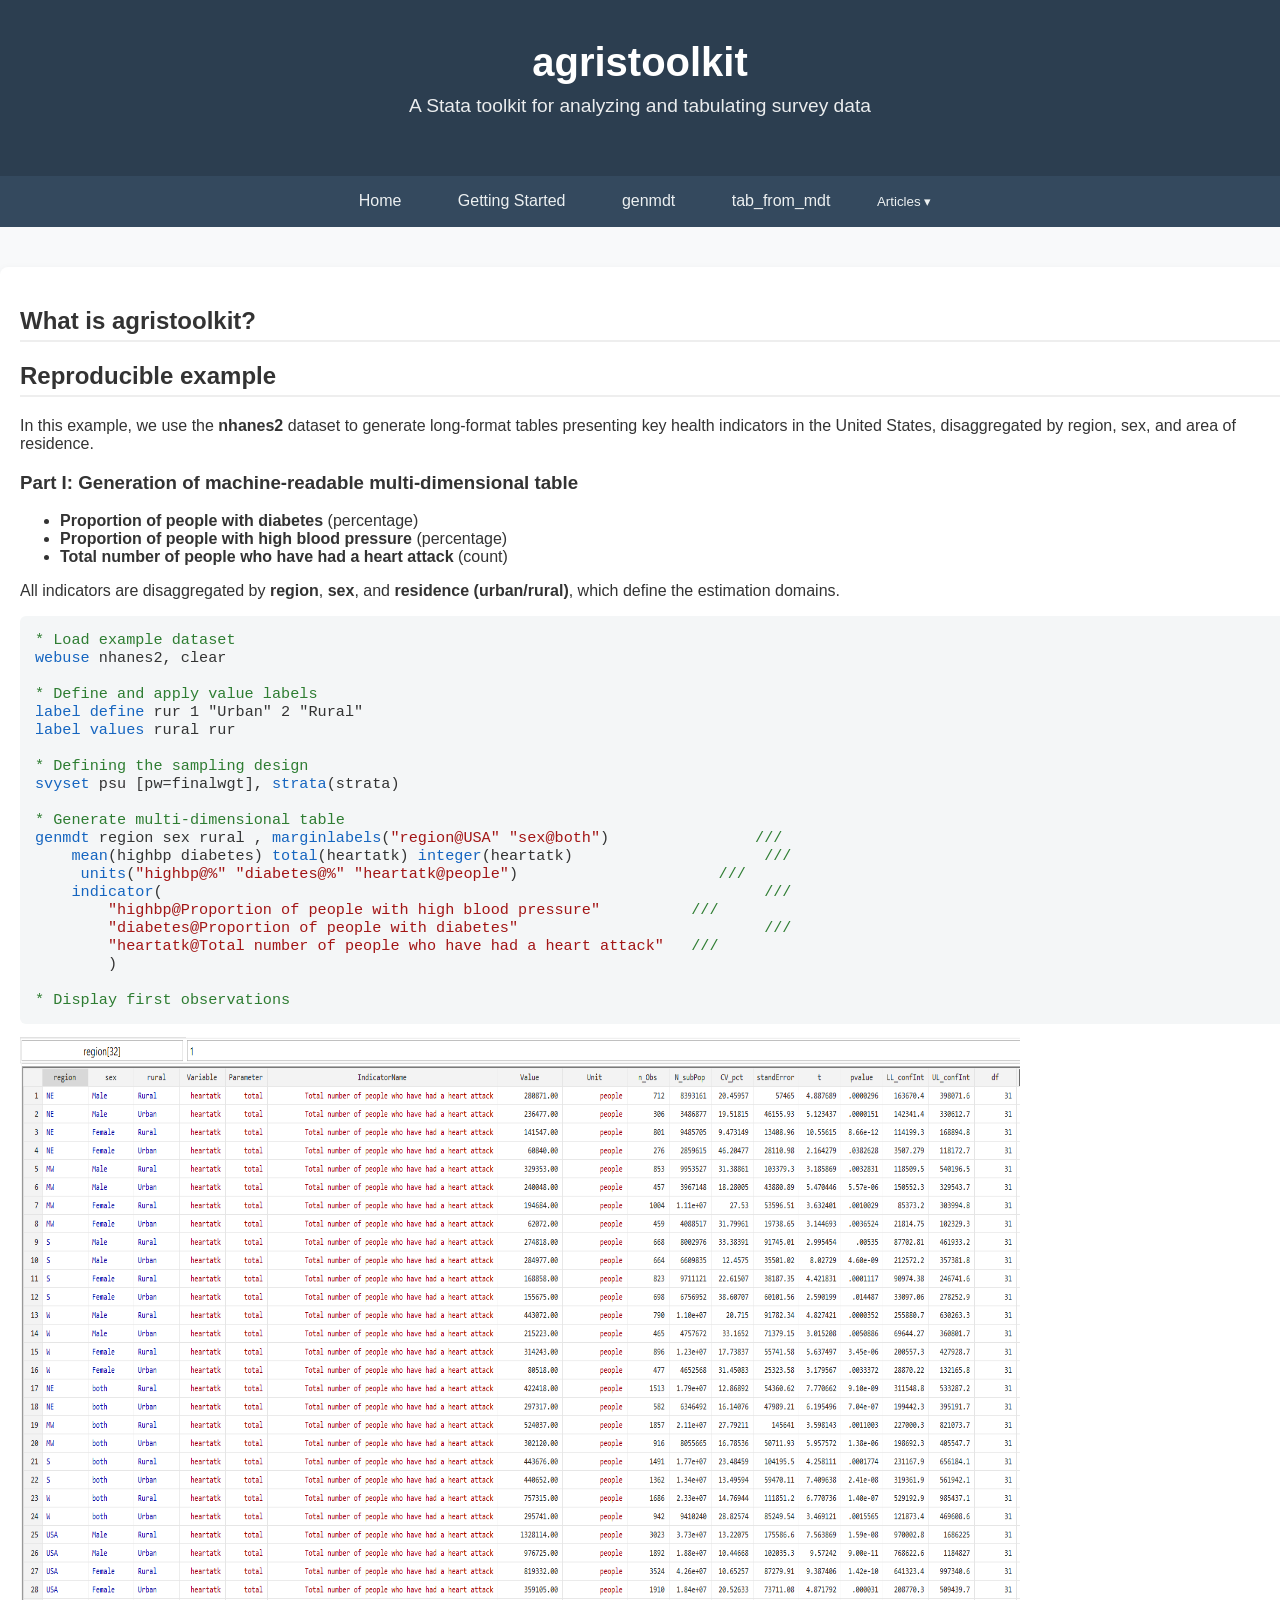
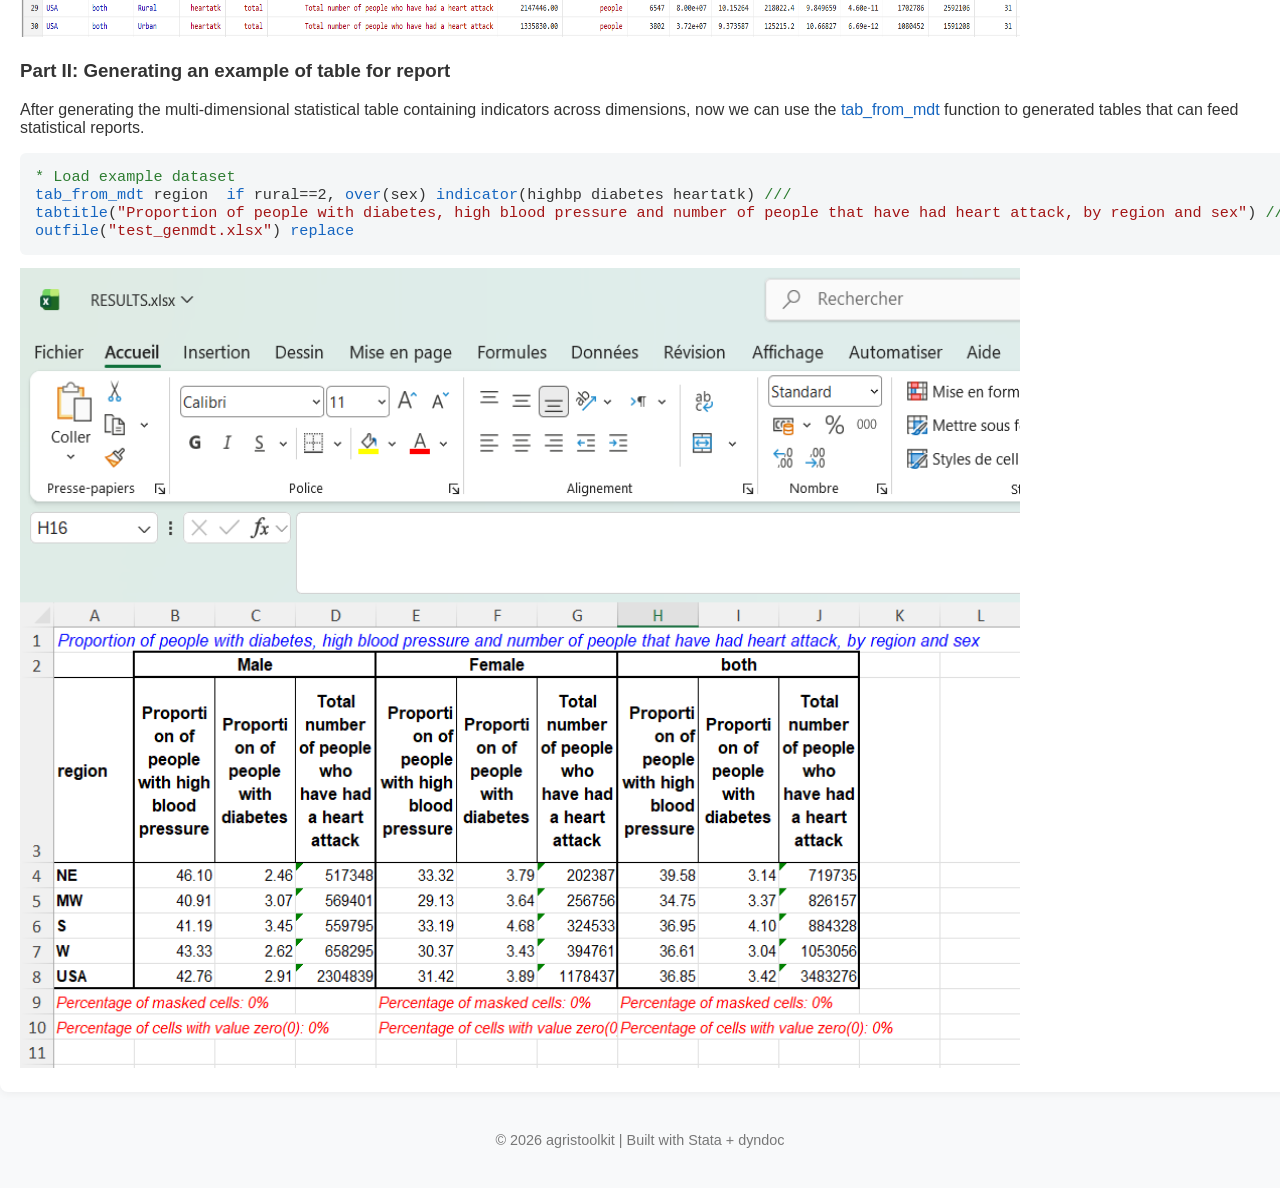
<file: docs/masking-rules.html>
<!DOCTYPE html>
<html lang="en">
<head>
  <meta charset="UTF-8">
  <title>agristoolkit - Article</title>
  <meta name="viewport" content="width=device-width, initial-scale=1">

  <style>
    body {
      font-family: -apple-system, BlinkMacSystemFont, "Segoe UI", Roboto, Arial;
      margin: 0;
      background-color: #f8f9fa;
      color: #333;
    }

    header {
      background-color: #2c3e50;
      color: white;
      padding: 40px 20px;
      text-align: center;
    }

    header h1 {
      margin: 0;
      font-size: 2.5em;
    }

    header p {
      margin-top: 10px;
      font-size: 1.2em;
      opacity: 0.9;
    }

    nav {
      background-color: #34495e;
      padding: 10px;
      text-align: center;
    }

    nav a {
      color: white;
      margin: 0 15px;
      text-decoration: none;
      font-weight: 500;
    }

    nav a:hover {
      text-decoration: underline;
    }

    .container {
      max-width: 1900px;
      margin: 40px auto;
      padding: 20px;
      background: white;
      border-radius: 8px;
      box-shadow: 0 2px 8px rgba(0,0,0,0.05);
    }

    /* Layout */
    .layout {
      display: flex;
      gap: 40px;
    }

    .main-content {
      flex: 3;
    }

    .sidebar {
      flex: 1;
      position: sticky;
      top: 20px;
      height: fit-content;
      background: #f8f9fa;
      padding: 15px;
      border-radius: 6px;
      border: 1px solid #eee;
    }

    .sidebar h3 {
      margin-top: 0;
      font-size: 1em;
      color: #555;
    }

    .sidebar a {
      display: block;
      text-decoration: none;
      color: #2c3e50;
      font-size: 0.9em;
      margin: 8px 0;
    }

    .sidebar a:hover {
      text-decoration: underline;
    }

    h2 {
      border-bottom: 2px solid #eee;
      padding-bottom: 5px;
    }

    pre {
      background: #f4f6f7;
      padding: 15px;
      border-radius: 6px;
      overflow-x: auto;
    }

    pre code {
      font-family: Consolas, Monaco, monospace;
      font-size: 0.95em;
    }

    footer {
      text-align: center;
      margin: 40px 0;
      color: #777;
      font-size: 0.9em;
    }

    html {
      scroll-behavior: smooth;
    }

    /* Mobile */
    @media (max-width: 900px) {
      .layout {
        flex-direction: column;
      }

      .sidebar {
        position: relative;
        top: 0;
      }
    }
	nav {
  background-color: #34495e;
  padding: 10px;
  text-align: center;
}

nav a.active {
  background-color: transparent;
  color: #ffffff;
  border-bottom: 3px solid #1abc9c;
  border-radius: 0;
}

nav a {
  color: #ecf0f1;
  margin: 0 10px;
  padding: 8px 16px;
  text-decoration: none;
  font-weight: 500;
  border-radius: 6px;
  transition: all 0.25s ease;
}

/* Hover effect */
nav a:hover {
  background-color: #3d566e;
}

/* ACTIVE TAB (this is the key part) */
nav a.active {
  background-color: #ffffff;
  color: #2c3e50;
  font-weight: 600;
  box-shadow: 0 2px 6px rgba(0,0,0,0.15);
}

/* Dropdown container */
.dropdown {
  display: inline-block;
  position: relative;
}

/* Button style (same as nav links) */
.dropbtn {
  background: none;
  border: none;
  color: #ecf0f1;
  padding: 8px 16px;
  font-weight: 500;
  cursor: pointer;
  border-radius: 6px;
  font-family: inherit;
}

/* Hover effect */
.dropbtn:hover {
  background-color: #3d566e;
}

/* Dropdown content (hidden by default) */
.dropdown-content {
  display: none;
  position: absolute;
  background-color: white;
  min-width: 220px;
  box-shadow: 0 4px 10px rgba(0,0,0,0.1);
  border-radius: 6px;
  overflow: hidden;
  z-index: 1000;
}

/* Links inside dropdown */
.dropdown-content a {
  display: block;
  padding: 10px 15px;
  color: #2c3e50;
  text-decoration: none;
  font-size: 0.95em;
}

/* Hover effect */
.dropdown-content a:hover {
  background-color: #ecf0f1;
}

/* Show dropdown on hover */
.dropdown:hover .dropdown-content {
  display: block;
}
  </style>
</head>

<body>

<header>
  <h1>agristoolkit</h1>
  <p>A Stata toolkit for analyzing and tabulating survey data</p>
</header>

<nav>
  <a href="index.html">Home</a>
  <a href="getting-started_.html">Getting Started</a>
  <a href="genmdt.html">genmdt</a>
  <a href="tab-from-mdt.html">tab_from_mdt</a>
   <!-- DROPDOWN -->
  <div class="dropdown">
    <button class="dropbtn">Articles ▾</button>
    <div class="dropdown-content">
	  <a href="add-name.html">Using <code>add_name</code></a>
	  <a href="hiergeovars.html" >Using <code>hiergovars()</code></a>
      <a href="conditionals.html">Using <code>conditionals()</code></a>
	  <a href="setcluster.html">Using <code>setcluster()</code></a>
	  <a href="masking-rules.html" class="active">Using Data Flags </a>
    </div>
  </div>
</nav>

<div class="container" style="width:1600px;">

  <div class="layout">

    <!-- MAIN CONTENT -->
    <div class="main-content">

      <h2 id="what">What is agristoolkit?</h2>
 

      <h2 id="example">Reproducible example</h2>
      <p>
        In this example, we use the <strong>nhanes2</strong> dataset to generate long-format tables 
        presenting key health indicators in the United States, disaggregated by region, sex, 
        and area of residence.
      </p>

      <h3 id="indicators">Part I: Generation of machine-readable multi-dimensional table</h2>
      <ul>
        <li><strong>Proportion of people with diabetes</strong> (percentage)</li>
        <li><strong>Proportion of people with high blood pressure</strong> (percentage)</li>
        <li><strong>Total number of people who have had a heart attack</strong> (count)</li>
      </ul>

      <p>
        All indicators are disaggregated by <strong>region</strong>, <strong>sex</strong>, 
        and <strong>residence (urban/rural)</strong>, which define the estimation domains.
      </p>

      <pre><code><span style="color:#2e7d32;">* Load example dataset</span>
<span style="color:#1565c0;">webuse</span> nhanes2, clear

<span style="color:#2e7d32;">* Define and apply value labels</span>
<span style="color:#1565c0;">label define</span> rur 1 "Urban" 2 "Rural"
<span style="color:#1565c0;">label values</span> rural rur

<span style="color:#2e7d32;">* Defining the sampling design</span>
<span style="color:#1565c0;">svyset</span> psu [pw=finalwgt], <span style="color:#1565c0;">strata</span>(strata)

<span style="color:#2e7d32;">* Generate multi-dimensional table</span>
<span style="color:#1565c0;">genmdt</span> region sex rural , <span style="color:#1565c0;">marginlabels</span>(<span style="color:#A31515;">"region@USA" "sex@both"</span>) 	       <span style="color:#2e7d32;">///</span>
    <span style="color:#1565c0;">mean</span>(highbp diabetes) <span style="color:#1565c0;">total</span>(heartatk) <span style="color:#1565c0;">integer</span>(heartatk)			<span style="color:#2e7d32;">///</span>
     <span style="color:#1565c0;">units</span>(<span style="color:#A31515;">"highbp@%" "diabetes@%" "heartatk@people"</span>)                      <span style="color:#2e7d32;">///</span>
    <span style="color:#1565c0;">indicator</span>(									<span style="color:#2e7d32;">///</span>
	<span style="color:#A31515;">"highbp@Proportion of people with high blood pressure"</span>         	<span style="color:#2e7d32;">///</span>
	<span style="color:#A31515;">"diabetes@Proportion of people with diabetes"</span>                   	<span style="color:#2e7d32;">///</span>
	<span style="color:#A31515;">"heartatk@Total number of people who have had a heart attack"</span> 	<span style="color:#2e7d32;">///</span>
	)

<span style="color:#2e7d32;">* Display first observations</span>
</code></pre>
<img src="output1.png" alt="Output of the genmdt" style="width:1000px; height:600px">

 <h3 id="tab_from_mdt">Part II: Generating an example of table for report</h2>
<p>
  After generating the multi-dimensional statistical table containing indicators across dimensions, 
  now we can use the <span style="color:#1565c0;">tab_from_mdt</span> function to generated tables that can feed statistical reports.
      </p>
	     <pre><code><span style="color:#2e7d32;">* Load example dataset</span>
<span style="color:#1565c0;">tab_from_mdt</span> region  <span style="color:#1565c0;">if</span> rural==2, <span style="color:#1565c0;">over</span>(sex) <span style="color:#1565c0;">indicator</span>(highbp diabetes heartatk) <span style="color:#2e7d32;">///</span>
<span style="color:#1565c0;">tabtitle</span>(<span style="color:#A31515;">"Proportion of people with diabetes, high blood pressure and number of people that have had heart attack, by region and sex"</span>) <span style="color:#2e7d32;">///</span>
<span style="color:#1565c0;">outfile</span>(<span style="color:#A31515;">"test_genmdt.xlsx"</span>) <span style="color:#1565c0;">replace</span>
</code></pre>  
<img src="output2.png" alt="Output of the tab_from_mdt" style="width:1000px; height:800px">

	
    </div>







    <!-- SIDEBAR -->
    <div class="sidebar">
      <h3>On this page</h3>
      <a href="#what">What is agristoolkit?</a>
	  <a href="#example">Reproducible example</a>
      <a href="#indicators">Utilisation of genmdt</a>
	  <a href="#tab_from_mdt">Utilisation of tab_from_mdt</a>

    </div>

  </div>

</div>

<footer>
  <p>© 2026 agristoolkit | Built with Stata + dyndoc</p>
</footer>

</body>
</html>
</file>
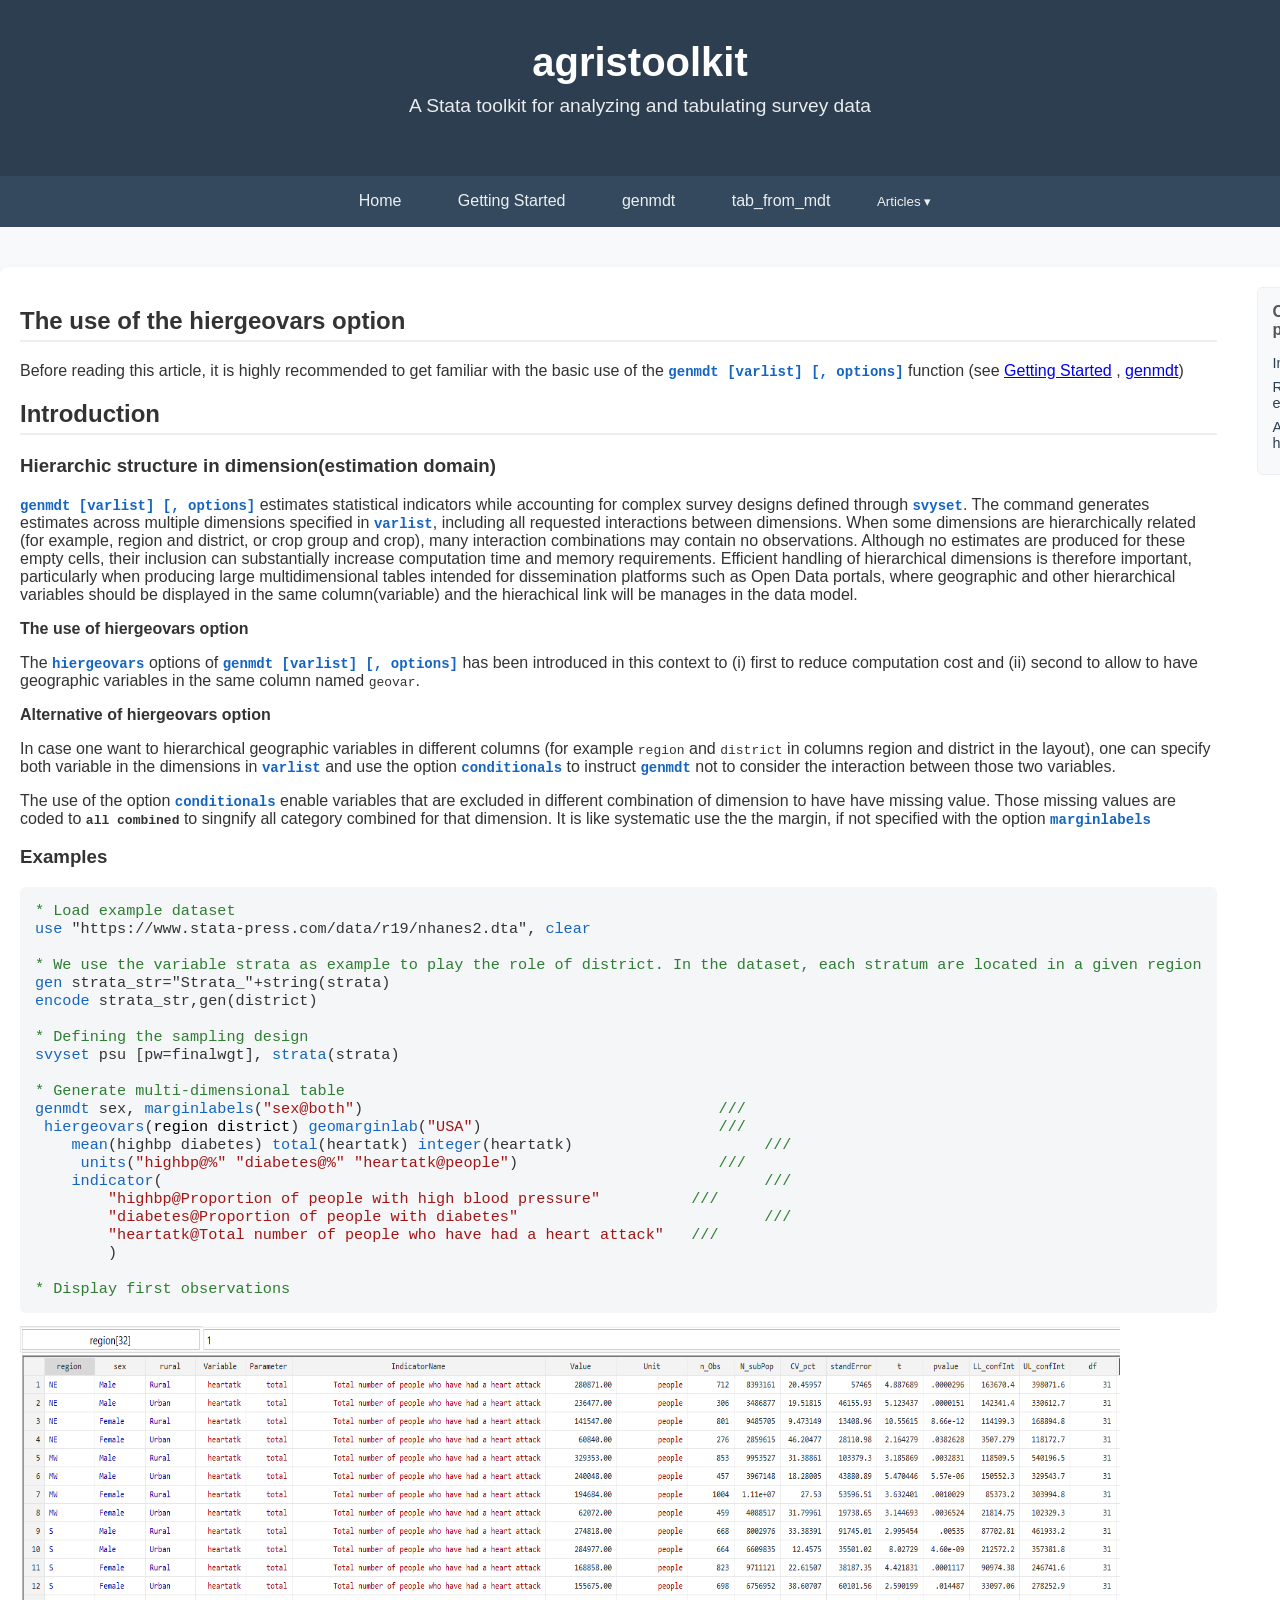
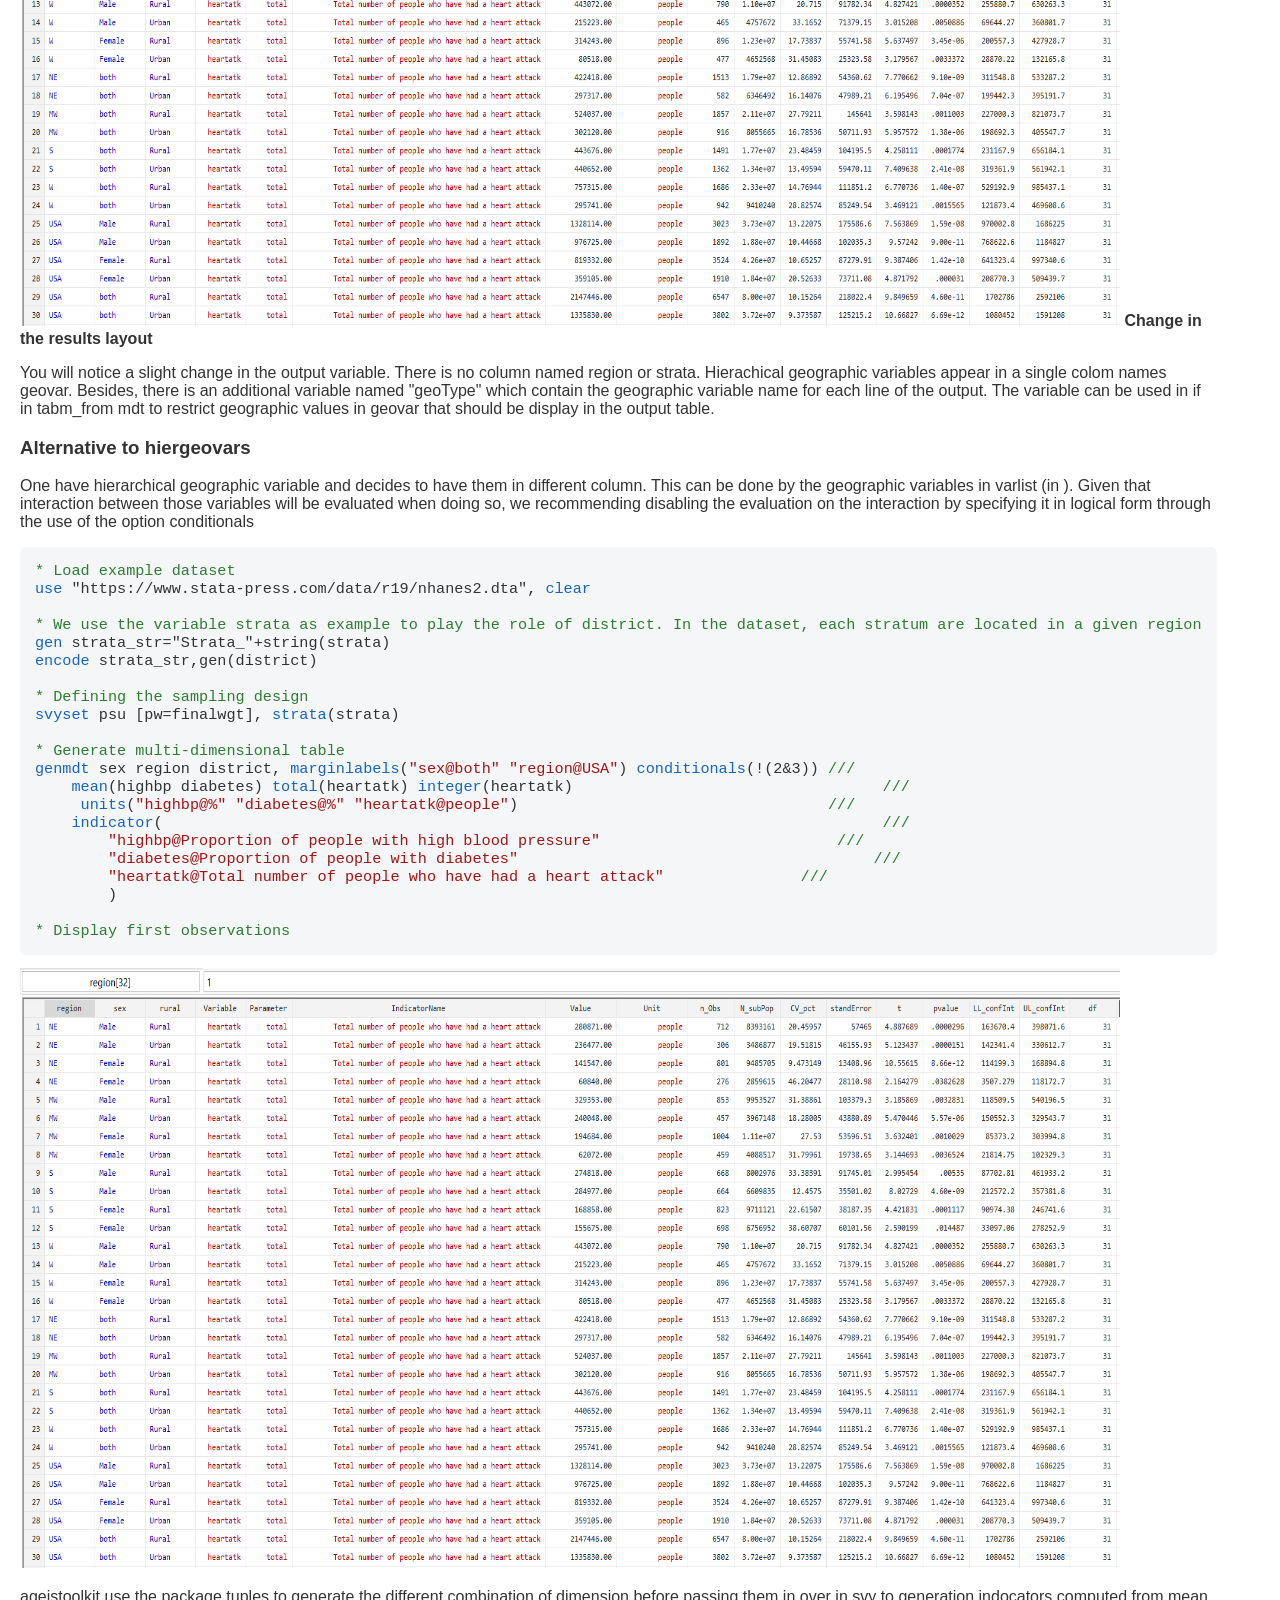
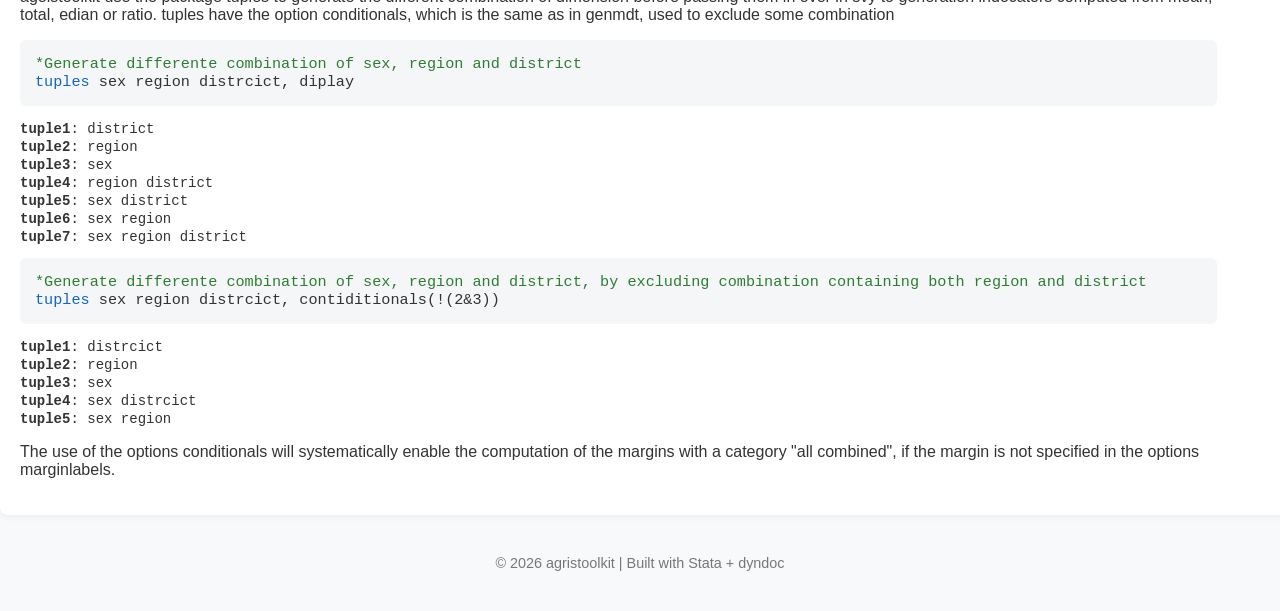
<file: docs/setcluster.html>
<!DOCTYPE html>
<html lang="en">
<head>
  <meta charset="UTF-8">
  <title>agristoolkit - Article</title>
  <meta name="viewport" content="width=device-width, initial-scale=1">

  <style>
    body {
      font-family: -apple-system, BlinkMacSystemFont, "Segoe UI", Roboto, Arial;
      margin: 0;
      background-color: #f8f9fa;
      color: #333;
    }

    header {
      background-color: #2c3e50;
      color: white;
      padding: 40px 20px;
      text-align: center;
    }

    header h1 {
      margin: 0;
      font-size: 2.5em;
    }

    header p {
      margin-top: 10px;
      font-size: 1.2em;
      opacity: 0.9;
    }

    nav {
      background-color: #34495e;
      padding: 10px;
      text-align: center;
    }

    nav a {
      color: white;
      margin: 0 15px;
      text-decoration: none;
      font-weight: 500;
    }

    nav a:hover {
      text-decoration: underline;
    }

    .container {
      max-width: 1300px;
      margin: 40px auto;
      padding: 20px;
      background: white;
      border-radius: 8px;
      box-shadow: 0 2px 8px rgba(0,0,0,0.05);
    }

    /* Layout */
    .layout {
      display: flex;
      gap: 40px;
    }

    .main-content {
      flex: 3;
    }

    .sidebar {
      flex: 1;
      position: sticky;
      top: 20px;
      height: fit-content;
      background: #f8f9fa;
      padding: 15px;
      border-radius: 6px;
      border: 1px solid #eee;
    }

    .sidebar h3 {
      margin-top: 0;
      font-size: 1em;
      color: #555;
    }

    .sidebar a {
      display: block;
      text-decoration: none;
      color: #2c3e50;
      font-size: 0.9em;
      margin: 8px 0;
    }

    .sidebar a:hover {
      text-decoration: underline;
    }

    h2 {
      border-bottom: 2px solid #eee;
      padding-bottom: 5px;
    }

    pre {
      background: #f4f6f7;
      padding: 15px;
      border-radius: 6px;
      overflow-x: auto;
    }

    pre code {
      font-family: Consolas, Monaco, monospace;
      font-size: 0.95em;
    }

    footer {
      text-align: center;
      margin: 40px 0;
      color: #777;
      font-size: 0.9em;
    }

    html {
      scroll-behavior: smooth;
    }

    /* Mobile */
    @media (max-width: 900px) {
      .layout {
        flex-direction: column;
      }

      .sidebar {
        position: relative;
        top: 0;
      }
    }
	nav {
  background-color: #34495e;
  padding: 10px;
  text-align: center;
}

nav a.active {
  background-color: transparent;
  color: #ffffff;
  border-bottom: 3px solid #1abc9c;
  border-radius: 0;
}

nav a {
  color: #ecf0f1;
  margin: 0 10px;
  padding: 8px 16px;
  text-decoration: none;
  font-weight: 500;
  border-radius: 6px;
  transition: all 0.25s ease;
}

/* Hover effect */
nav a:hover {
  background-color: #3d566e;
}

/* ACTIVE TAB (this is the key part) */
nav a.active {
  background-color: #ffffff;
  color: #2c3e50;
  font-weight: 600;
  box-shadow: 0 2px 6px rgba(0,0,0,0.15);
}

/* Dropdown container */
.dropdown {
  display: inline-block;
  position: relative;
}

/* Button style (same as nav links) */
.dropbtn {
  background: none;
  border: none;
  color: #ecf0f1;
  padding: 8px 16px;
  font-weight: 500;
  cursor: pointer;
  border-radius: 6px;
  font-family: inherit;
}

/* Hover effect */
.dropbtn:hover {
  background-color: #3d566e;
}

/* Dropdown content (hidden by default) */
.dropdown-content {
  display: none;
  position: absolute;
  background-color: white;
  min-width: 220px;
  box-shadow: 0 4px 10px rgba(0,0,0,0.1);
  border-radius: 6px;
  overflow: hidden;
  z-index: 1000;
}

/* Links inside dropdown */
.dropdown-content a {
  display: block;
  padding: 10px 15px;
  color: #2c3e50;
  text-decoration: none;
  font-size: 0.95em;
}

/* Hover effect */
.dropdown-content a:hover {
  background-color: #ecf0f1;
}

/* Show dropdown on hover */
.dropdown:hover .dropdown-content {
  display: block;
}
  </style>
</head>

<body>

<header>
  <h1>agristoolkit</h1>
  <p>A Stata toolkit for analyzing and tabulating survey data</p>
</header>

<nav>
  <a href="index.html">Home</a>
  <a href="getting-started_.html">Getting Started</a>
  <a href="genmdt.html">genmdt</a>
  <a href="tab-from-mdt.html">tab_from_mdt</a>
   <!-- DROPDOWN -->
  <div class="dropdown">
    <button class="dropbtn">Articles ▾</button>
    <div class="dropdown-content">
	  <a href="add-name.html">Using <code>add_name</code></a>
	  <a href="hiergeovars.html" class="active">Using <code>hiergovars()</code></a>
      <a href="conditionals.html">Using <code>conditionals()</code></a>
	  <a href="setcluster.html">Using <code>setcluster()</code></a>
	  <a href="masking-rules.html">Using Data Flags </a>
    </div>
  </div>
</nav>


<div class="container" style="width:1600px;">

  <div class="layout">

    <!-- MAIN CONTENT -->
    <div class="main-content">

      <h2 id="what">The use of the hiergeovars option</h2>
 

      <p>
        Before reading this article, it is highly recommended to get familiar with the basic use of the 
		<span style="color:#1565c0;font-size:14px;"><strong><code>genmdt [varlist] [, options]</code></strong></span> function (see <a href="getting-started.html">Getting Started</a> ,  <a href="genmdt.html">genmdt</a>)
      </p>
	        <h2 id="example">Introduction</h2>


      <h3 id="indicators">Hierarchic structure in dimension(estimation domain)</h2>
      <p>
       <span style="color:#1565c0;font-size:14px;"><strong><code>genmdt [varlist] [, options]</code></strong></span> estimates statistical indicators while accounting for 
	   complex survey designs defined through <span style="color:#1565c0;font-size:14px;"><strong><code>svyset</code></strong></span>. The command generates estimates across 
	   multiple dimensions specified in <span style="color:#1565c0;font-size:14px;"><strong><code>varlist</code></strong></span>, including all requested interactions between 
	   dimensions. When some dimensions are hierarchically related (for example, region and district, or crop group and crop), many interaction combinations may 
	   contain no observations. Although no estimates are produced for these empty cells, their inclusion can substantially increase computation time and memory 
	   requirements. Efficient handling of hierarchical dimensions is therefore important, particularly when producing large multidimensional tables intended for 
	   dissemination platforms such as Open Data portals, where geographic and other hierarchical variables should be displayed in the same column(variable) and 
	   the hierachical link will be manages in the data model.
</p>

	<strong>The use of hiergeovars option</strong>
<p>
		The <span style="color:#1565c0;font-size:14px;"><strong><code>hiergeovars</code></strong></span> options of 
		<span style="color:#1565c0;font-size:14px;"><strong><code>genmdt [varlist] [, options]</code></strong></span> has been introduced in this context to (i) 
		first to reduce computation cost and (ii) second to allow to have geographic variables in the same column named <code>geovar</code>.
	 </p>
	 
	<strong>Alternative of hiergeovars option</strong>
	 <p>In case one want to hierarchical geographic variables in different columns (for example <code>region</code> and <code>district</code> in columns region and 
	 district in the layout), one can specify both variable in the dimensions in  <span style="color:#1565c0;font-size:14px;"><strong><code>varlist</code></strong></span> 
	 and use the option <span style="color:#1565c0;font-size:14px;"><strong><code>conditionals</code></strong></span> to instruct 
	 <span style="color:#1565c0;font-size:14px;"><strong><code>genmdt</code></strong></span> not to consider the interaction between those two variables.</p>
	 
	 <p>
	 The use of the option <span style="color:#1565c0;font-size:14px;"><strong><code>conditionals</code></strong></span> enable variables that are excluded 
	 in different combination of dimension to have have missing value. Those missing values are coded to <strong><code>all combined</code></strong> 
	 to singnify all category combined for that dimension. It is like systematic use the the margin, if not specified with the option 
	 <span style="color:#1565c0;font-size:14px;"><strong><code>marginlabels</code></strong></span></p>

	  		      <h3 id="indicators">Examples</h2>

				  
      <pre><code><span style="color:#2e7d32;">* Load example dataset</span>
<span style="color:#1565c0;">use</span> "https://www.stata-press.com/data/r19/nhanes2.dta", <span style="color:#1565c0;">clear</span> 

<span style="color:#2e7d32;">* We use the variable strata as example to play the role of district. In the dataset, each stratum are located in a given region</span>
<span style="color:#1565c0;">gen</span> strata_str="Strata_"+string(strata)
<span style="color:#1565c0;">encode</span> strata_str,gen(district)

<span style="color:#2e7d32;">* Defining the sampling design</span>
<span style="color:#1565c0;">svyset</span> psu [pw=finalwgt], <span style="color:#1565c0;">strata</span>(strata)

<span style="color:#2e7d32;">* Generate multi-dimensional table</span>
<span style="color:#1565c0;">genmdt </span>sex, <span style="color:#1565c0;">marginlabels</span>(<span style="color:#A31515;">"sex@both"</span>)                                       <span style="color:#2e7d32;">///</span>
<span style="color:#1565c0;"> hiergeovars</span>(<span style="color:black;">region district</span>)<span style="color:#1565c0;"> geomarginlab</span>(<span style="color:#A31515;">"USA"</span>)                          <span style="color:#2e7d32;">///</span>
    <span style="color:#1565c0;">mean</span>(highbp diabetes) <span style="color:#1565c0;">total</span>(heartatk) <span style="color:#1565c0;">integer</span>(heartatk)			<span style="color:#2e7d32;">///</span>
     <span style="color:#1565c0;">units</span>(<span style="color:#A31515;">"highbp@%" "diabetes@%" "heartatk@people"</span>)                      <span style="color:#2e7d32;">///</span>
    <span style="color:#1565c0;">indicator</span>(									<span style="color:#2e7d32;">///</span>
	<span style="color:#A31515;">"highbp@Proportion of people with high blood pressure"</span>         	<span style="color:#2e7d32;">///</span>
	<span style="color:#A31515;">"diabetes@Proportion of people with diabetes"</span>                   	<span style="color:#2e7d32;">///</span>
	<span style="color:#A31515;">"heartatk@Total number of people who have had a heart attack"</span> 	<span style="color:#2e7d32;">///</span>
	)

<span style="color:#2e7d32;">* Display first observations</span>
</code></pre>
<img src="output1.png" alt="Output of the genmdt" style="width:1100px; height:600px">

 <strong>Change in the results layout</strong>
<p>You will notice a slight change in the output variable. There is no column named region or strata. Hierachical geographic variables appear 
  in a single colom names geovar. Besides, there is an additional variable named "geoType" which contain the geographic variable name for each line of the output.
  The variable can be used in if in tabm_from mdt to restrict geographic values in geovar that should be display in the output table.</p>

 <h3 id="tab_from_mdt">Alternative to hiergeovars</h2>


<p>One have hierarchical geographic variable and decides to have them in different column. This can be done by the geographic variables in varlist (in ). 
Given that interaction between those variables will be evaluated when doing so, we recommending disabling the evaluation on the interaction by specifying
 it in logical form through the use of the option conditionals</p>


    <pre><code><span style="color:#2e7d32;">* Load example dataset</span>
<span style="color:#1565c0;">use</span> "https://www.stata-press.com/data/r19/nhanes2.dta", <span style="color:#1565c0;">clear</span> 

<span style="color:#2e7d32;">* We use the variable strata as example to play the role of district. In the dataset, each stratum are located in a given region</span>
<span style="color:#1565c0;">gen</span> strata_str="Strata_"+string(strata)
<span style="color:#1565c0;">encode</span> strata_str,gen(district)

<span style="color:#2e7d32;">* Defining the sampling design</span>
<span style="color:#1565c0;">svyset</span> psu [pw=finalwgt], <span style="color:#1565c0;">strata</span>(strata)

<span style="color:#2e7d32;">* Generate multi-dimensional table</span>
<span style="color:#1565c0;">genmdt </span>sex region district, <span style="color:#1565c0;">marginlabels</span>(<span style="color:#A31515;">"sex@both" "region@USA"</span>) <span style="color:#1565c0;">conditionals</span>(!(2&3)) <span style="color:#2e7d32;">///</span>
    <span style="color:#1565c0;">mean</span>(highbp diabetes) <span style="color:#1565c0;">total</span>(heartatk) <span style="color:#1565c0;">integer</span>(heartatk)				     <span style="color:#2e7d32;">///</span>
     <span style="color:#1565c0;">units</span>(<span style="color:#A31515;">"highbp@%" "diabetes@%" "heartatk@people"</span>)                                  <span style="color:#2e7d32;">///</span>
    <span style="color:#1565c0;">indicator</span>(										     <span style="color:#2e7d32;">///</span>
	<span style="color:#A31515;">"highbp@Proportion of people with high blood pressure"</span>                          <span style="color:#2e7d32;">///</span>
	<span style="color:#A31515;">"diabetes@Proportion of people with diabetes"</span>                   	            <span style="color:#2e7d32;">///</span>
	<span style="color:#A31515;">"heartatk@Total number of people who have had a heart attack"</span> 	            <span style="color:#2e7d32;">///</span>
	)

<span style="color:#2e7d32;">* Display first observations</span>
</code></pre>
<img src="output1.png" alt="Output of the genmdt" style="width:1100px; height:600px">

<p>ageistoolkit use the package tuples to generate the different combination of dimension before passing them in over in svy to generation indocators computed from mean, total, edian or ratio.
tuples have the option conditionals, which is the same as in genmdt, used to exclude some combination</p>

    <pre><code><span style="color:#2e7d32;">*Generate differente combination of sex, region and district</span>
<span style="color:#1565c0;">tuples</span> sex region distrcict, diplay
</code></pre>

<code style="font-size:14px;">
<strong>tuple1</strong>: district
<br><strong>tuple2</strong>: region
<br><strong>tuple3</strong>: sex
<br><strong>tuple4</strong>: region district
<br><strong>tuple5</strong>: sex district
<br><strong>tuple6</strong>: sex region
<br><strong>tuple7</strong>: sex region district
</code>


<pre><code><span style="color:#2e7d32;">*Generate differente combination of sex, region and district, by excluding combination containing both region and district	</span>
<span style="color:#1565c0;">tuples</span> sex region distrcict, contiditionals(!(2&3))
</code></pre>
 <code style="font-size:14px;">
 <strong>tuple1</strong>: distrcict <br>
 <strong>tuple2</strong>: region <br>
 <strong>tuple3</strong>: sex <br>
 <strong>tuple4</strong>: sex distrcict <br>
 <strong>tuple5</strong>: sex region<br>
 </code>
 
<p>The use of the options conditionals will systematically enable the computation of the margins with a category "all combined", 
if the margin is not specified in the options marginlabels.</p>

    </div>


    <!-- SIDEBAR -->
    <div class="sidebar">
      <h3>On this page</h3>
      <a href="#what">Introduction</a>
	  <a href="#example">Reproducible example</a>
	  <a href="#tab_from_mdt">Alternative to hiergeovars</a>
    </div>

  </div>

</div>

<footer>
  <p>© 2026 agristoolkit | Built with Stata + dyndoc</p>
</footer>

</body>
</html>
</file>
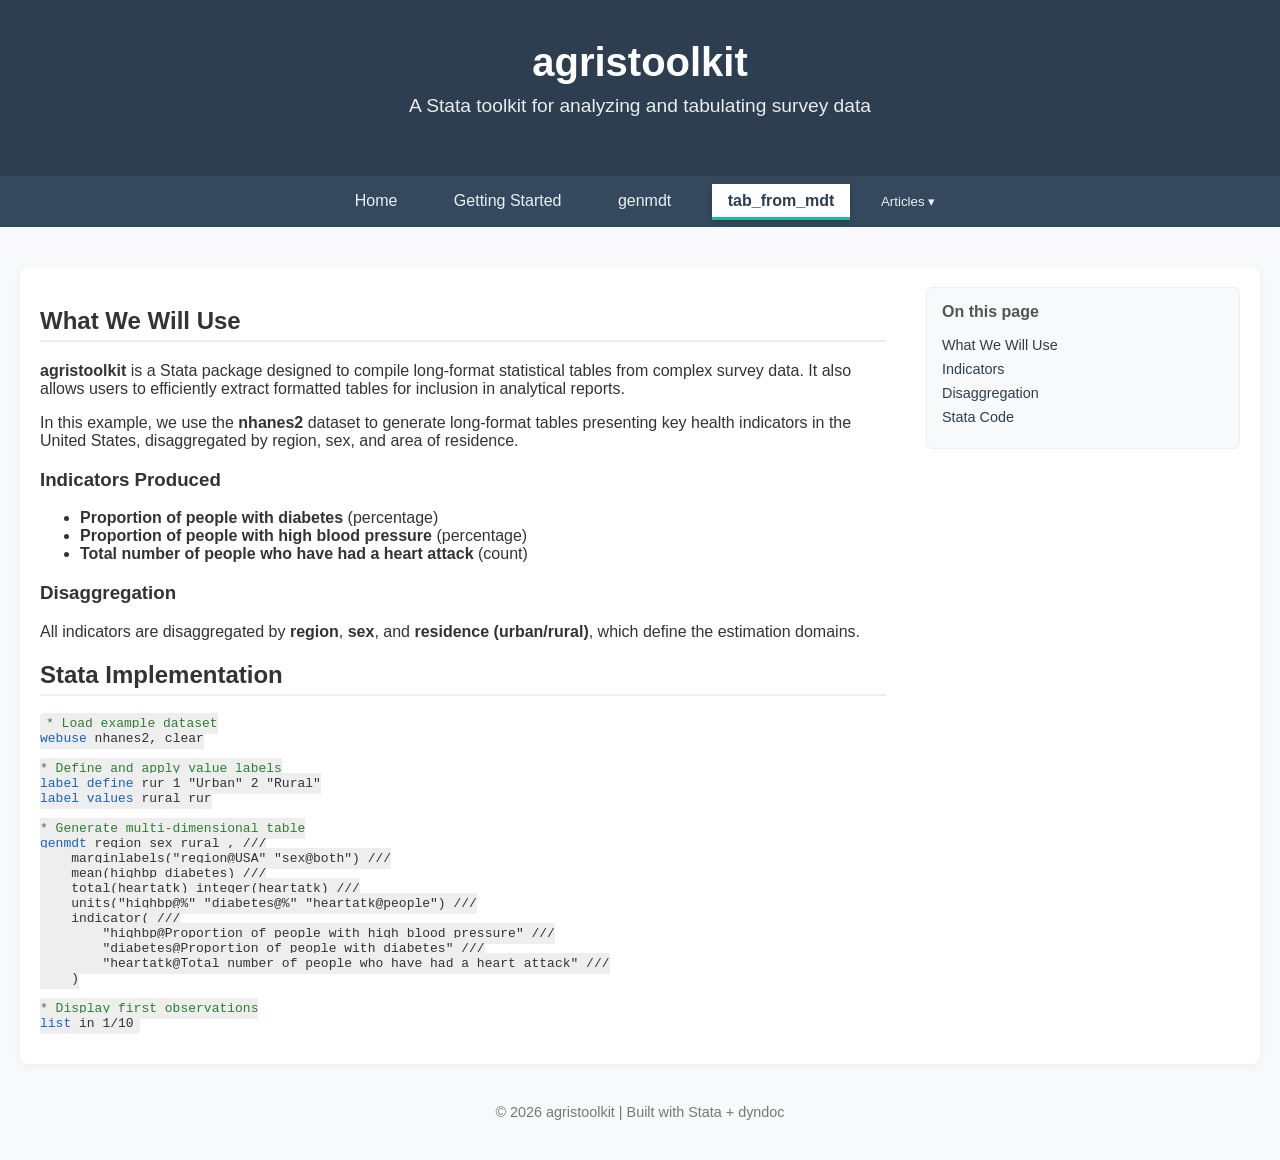
<file: docs/tab-from-mdt.html>
<!DOCTYPE html>
<html lang="en">
<head>
  <meta charset="UTF-8">
  <title>agristoolkit</title>
  <meta name="viewport" content="width=device-width, initial-scale=1">

  <!-- Simple modern styling -->
  <style>
    body {
      font-family: -apple-system, BlinkMacSystemFont, "Segoe UI", Roboto, Arial;
      margin: 0;
      background-color: #f8f9fa;
      color: #333;
    }

    header {
      background-color: #2c3e50;
      color: white;
      padding: 40px 20px;
      text-align: center;
    }

    header h1 {
      margin: 0;
      font-size: 2.5em;
    }

    header p {
      margin-top: 10px;
      font-size: 1.2em;
      opacity: 0.9;
    }

    nav {
      background-color: #34495e;
      padding: 10px;
      text-align: center;
    }

    nav a {
      color: white;
      margin: 0 15px;
      text-decoration: none;
      font-weight: 500;
    }

 /* Layout */
    .layout {
      display: flex;
      gap: 40px;
    }

    .main-content {
      flex: 3;
    }

    .sidebar {
      flex: 1;
      position: sticky;
      top: 20px;
      height: fit-content;
      background: #f8f9fa;
      padding: 15px;
      border-radius: 6px;
      border: 1px solid #eee;
    }

    .sidebar h3 {
      margin-top: 0;
      font-size: 1em;
      color: #555;
    }

    .sidebar a {
      display: block;
      text-decoration: none;
      color: #2c3e50;
      font-size: 0.9em;
      margin: 8px 0;
    }

    .sidebar a:hover {
      text-decoration: underline;
    }
    nav a:hover {
      text-decoration: underline;
    }

    .container {
      max-width: 1200px;
      margin: 40px auto;
      padding: 20px;
      background: white;
      border-radius: 8px;
      box-shadow: 0 2px 8px rgba(0,0,0,0.05);
    }

    h2 {
      border-bottom: 2px solid #eee;
      padding-bottom: 5px;
    }

    .articles a {
      display: block;
      padding: 12px;
      margin: 10px 0;
      background: #ecf0f1;
      border-radius: 5px;
      text-decoration: none;
      color: #2c3e50;
      font-weight: 500;
    }

    .articles a:hover {
      background: #d0d7de;
    }

    footer {
      text-align: center;
      margin: 40px 0;
      color: #777;
      font-size: 0.9em;
    }

    code {
      background: #eee;
      padding: 3px 6px;
      border-radius: 4px;
    }
	nav {
  background-color: #34495e;
  padding: 10px;
  text-align: center;
}

nav a.active {
  background-color: transparent;
  color: #ffffff;
  border-bottom: 3px solid #1abc9c;
  border-radius: 0;
}

nav a {
  color: #ecf0f1;
  margin: 0 10px;
  padding: 8px 16px;
  text-decoration: none;
  font-weight: 500;
  border-radius: 6px;
  transition: all 0.25s ease;
}

/* Hover effect */
nav a:hover {
  background-color: #3d566e;
}

/* ACTIVE TAB (this is the key part) */
nav a.active {
  background-color: #ffffff;
  color: #2c3e50;
  font-weight: 600;
  box-shadow: 0 2px 6px rgba(0,0,0,0.15);
}

/* Dropdown container */
.dropdown {
  display: inline-block;
  position: relative;
}

/* Button style (same as nav links) */
.dropbtn {
  background: none;
  border: none;
  color: #ecf0f1;
  padding: 8px 16px;
  font-weight: 500;
  cursor: pointer;
  border-radius: 6px;
  font-family: inherit;
}

/* Hover effect */
.dropbtn:hover {
  background-color: #3d566e;
}

/* Dropdown content (hidden by default) */
.dropdown-content {
  display: none;
  position: absolute;
  background-color: white;
  min-width: 220px;
  box-shadow: 0 4px 10px rgba(0,0,0,0.1);
  border-radius: 6px;
  overflow: hidden;
  z-index: 1000;
}

/* Links inside dropdown */
.dropdown-content a {
  display: block;
  padding: 10px 15px;
  color: #2c3e50;
  text-decoration: none;
  font-size: 0.95em;
}

/* Hover effect */
.dropdown-content a:hover {
  background-color: #ecf0f1;
}

/* Show dropdown on hover */
.dropdown:hover .dropdown-content {
  display: block;
}
  </style>
</head>

<body>

<header>
  <h1>agristoolkit</h1>
  <p>A Stata toolkit for analyzing and tabulating survey data</p>
</header>

<nav>
  <a href="index.html" >Home</a>
  <a href="getting-started_.html">Getting Started</a>
  <a href="genmdt.html">genmdt</a>
  <a href="tab-from-mdt.html" class="active">tab_from_mdt</a>
   <!-- DROPDOWN -->
  <div class="dropdown">
    <button class="dropbtn">Articles ▾</button>
    <div class="dropdown-content">
	  <a href="add-name.html">Using <code>add_name</code></a>
	  <a href="hiergeovars.html">Using <code>hiergovars()</code></a>
      <a href="conditionals.html">Using <code>conditionals()</code></a>
	  <a href="setcluster.html">Using <code>setcluster()</code></a>
	  <a href="masking-rules.html">Using Data Flags </a>
    </div>
  </div>
</nav>

<div class="container">

  <div class="layout">

    <!-- MAIN CONTENT -->
    <div class="main-content">

      <h2 id="what">What We Will Use</h2>
      <p>
        <strong>agristoolkit</strong> is a Stata package designed to compile long-format statistical tables 
        from complex survey data. It also allows users to efficiently extract formatted tables 
        for inclusion in analytical reports.
      </p>

      <p>
        In this example, we use the <strong>nhanes2</strong> dataset to generate long-format tables 
        presenting key health indicators in the United States, disaggregated by region, sex, 
        and area of residence.
      </p>

      <h3 id="indicators">Indicators Produced</h2>
      <ul>
        <li><strong>Proportion of people with diabetes</strong> (percentage)</li>
        <li><strong>Proportion of people with high blood pressure</strong> (percentage)</li>
        <li><strong>Total number of people who have had a heart attack</strong> (count)</li>
      </ul>

      <h3 id="disaggregation">Disaggregation</h2>
      <p>
        All indicators are disaggregated by <strong>region</strong>, <strong>sex</strong>, 
        and <strong>residence (urban/rural)</strong>, which define the estimation domains.
      </p>

      <h2 id="stata">Stata Implementation</h2>

      <pre><code><span style="color:#2e7d32;">* Load example dataset</span>
<span style="color:#1565c0;">webuse</span> nhanes2, clear

<span style="color:#2e7d32;">* Define and apply value labels</span>
<span style="color:#1565c0;">label define</span> rur 1 "Urban" 2 "Rural"
<span style="color:#1565c0;">label values</span> rural rur

<span style="color:#2e7d32;">* Generate multi-dimensional table</span>
<span style="color:#1565c0;">genmdt</span> region sex rural , ///
    marginlabels("region@USA" "sex@both") ///
    mean(highbp diabetes) ///
    total(heartatk) integer(heartatk) ///
    units("highbp@%" "diabetes@%" "heartatk@people") ///
    indicator( ///
        "highbp@Proportion of people with high blood pressure" ///
        "diabetes@Proportion of people with diabetes" ///
        "heartatk@Total number of people who have had a heart attack" ///
    )

<span style="color:#2e7d32;">* Display first observations</span>
<span style="color:#1565c0;">list</span> in 1/10
</code></pre>

    </div>

    <!-- SIDEBAR -->
    <div class="sidebar">
      <h3>On this page</h3>
      <a href="#what">What We Will Use</a>
      <a href="#indicators">Indicators</a>
      <a href="#disaggregation">Disaggregation</a>
      <a href="#stata">Stata Code</a>
    </div>

  </div>

</div>

<footer>
  <p>© 2026 agristoolkit | Built with Stata + dyndoc</p>
</footer>

</body>
</html>
</file>
